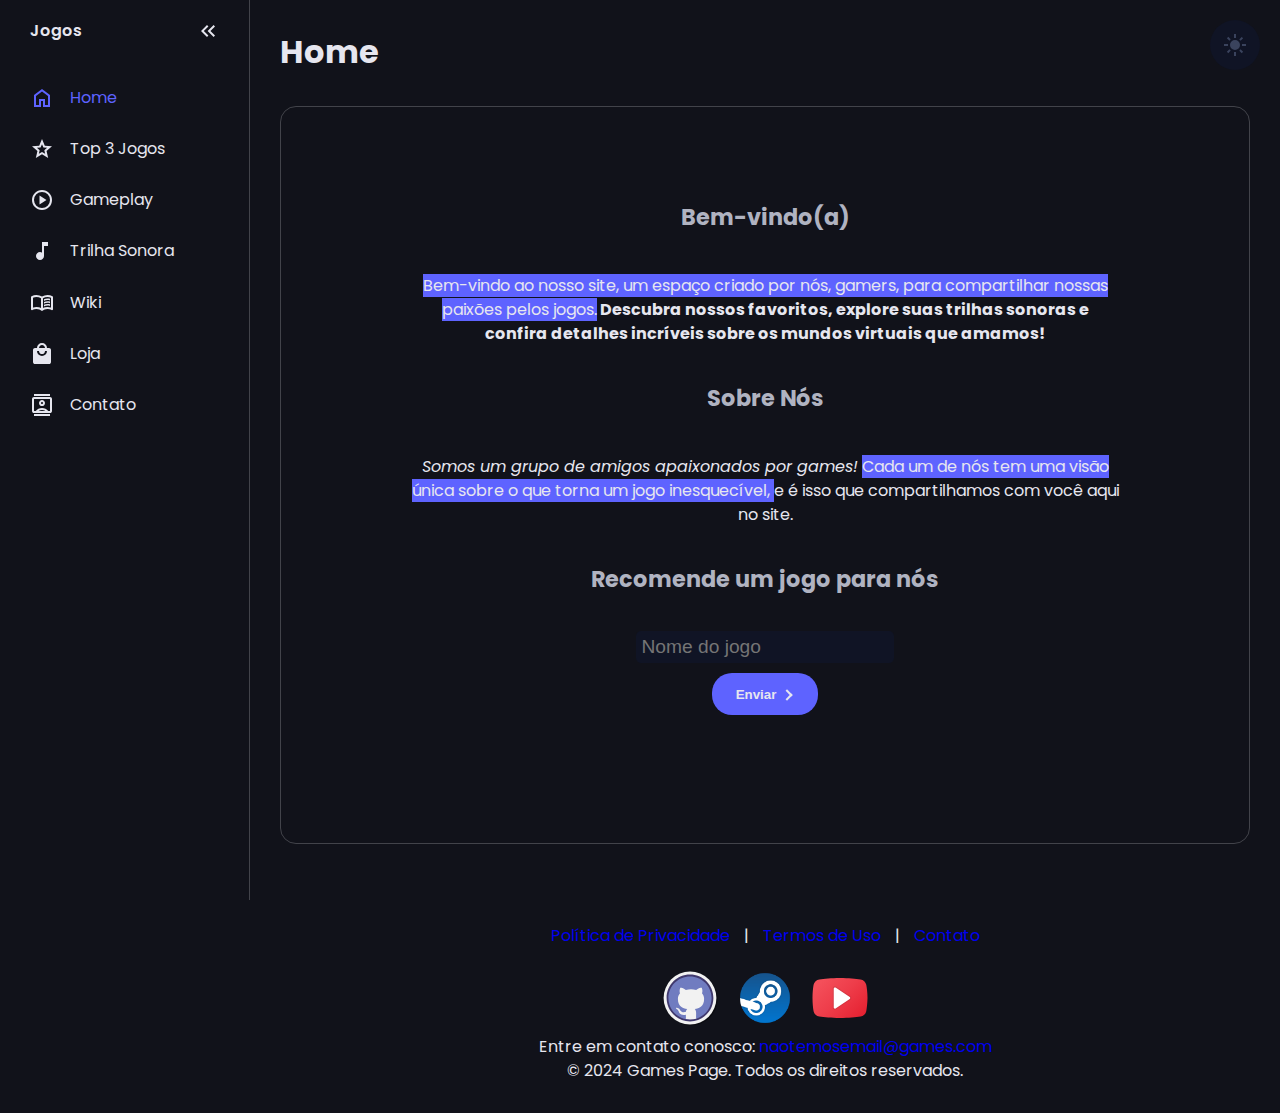
<file: index.html>
<!DOCTYPE html>
<html lang="en">
<head>
    <meta charset="UTF-8">
    <meta name="viewport" content="width=device-width, initial-scale=1.0">
    <title>Home</title>
    <link rel="stylesheet" href="css/style.css">
    <script type="text/javascript" src="js/app.js" defer></script>
    <link rel="preconnect" href="https://fonts.googleapis.com">
<link rel="preconnect" href="https://fonts.gstatic.com" crossorigin>
<link href="https://fonts.googleapis.com/css2?family=Heebo:wght@100..900&family=Poppins:ital,wght@0,100;0,200;0,300;0,400;0,500;0,600;0,700;0,800;0,900;1,100;1,200;1,300;1,400;1,500;1,600;1,700;1,800;1,900&display=swap" rel="stylesheet">
<link rel="shortcut icon" href="img/favicon.png" type="image/png">
</head>
<body class="home">
    <nav id="sidebar">
        <ul>
            <li>
                <span class="logo">Jogos</span>
                <button onclick=toggleSidebar() id="toggle-btn">
                    <svg xmlns="http://www.w3.org/2000/svg" height="24px" viewBox="0 -960 960 960" width="24px" fill="#e8eaed"><path d="M440-240 200-480l240-240 56 56-183 184 183 184-56 56Zm264 0L464-480l240-240 56 56-183 184 183 184-56 56Z"/></svg>
                </button>
            </li>
            <li class="ativo">
                <a href="index.html">
                    <svg xmlns="http://www.w3.org/2000/svg" height="24px" viewBox="0 -960 960 960" width="24px" fill="#e8eaed"><path d="M240-200h120v-240h240v240h120v-360L480-740 240-560v360Zm-80 80v-480l320-240 320 240v480H520v-240h-80v240H160Zm320-350Z"/></svg>
                    <span>Home</span>
                </a>
            </li>
            <li>
                <a href="top.html">
                    <svg xmlns="http://www.w3.org/2000/svg" height="24px" viewBox="0 -960 960 960" width="24px" fill="#e8eaed"><path d="m354-287 126-76 126 77-33-144 111-96-146-13-58-136-58 135-146 13 111 97-33 143ZM233-120l65-281L80-590l288-25 112-265 112 265 288 25-218 189 65 281-247-149-247 149Zm247-350Z"/></svg>
                    <span>Top 3 Jogos</span>
                </a>
            </li>
            <li>
                <a href="gameplay.html">
                    <svg xmlns="http://www.w3.org/2000/svg" height="24px" viewBox="0 -960 960 960" width="24px" fill="#e8eaed"><path d="m380-300 280-180-280-180v360ZM480-80q-83 0-156-31.5T197-197q-54-54-85.5-127T80-480q0-83 31.5-156T197-763q54-54 127-85.5T480-880q83 0 156 31.5T763-763q54 54 85.5 127T880-480q0 83-31.5 156T763-197q-54 54-127 85.5T480-80Zm0-80q134 0 227-93t93-227q0-134-93-227t-227-93q-134 0-227 93t-93 227q0 134 93 227t227 93Zm0-320Z"/></svg>
                    <span>Gameplay</span>
                </a>
            </li>
            <li>
                <a href="music.html">
                    <svg xmlns="http://www.w3.org/2000/svg" height="24px" viewBox="0 -960 960 960" width="24px" fill="#e8eaed"><path d="M400-120q-66 0-113-47t-47-113q0-66 47-113t113-47q23 0 42.5 5.5T480-418v-422h240v160H560v400q0 66-47 113t-113 47Z"/></svg>
                    <span>Trilha Sonora</span>
                </a>
            </li>
            <li>
                <a href="wiki.html">
                    <svg xmlns="http://www.w3.org/2000/svg" height="24px" viewBox="0 -960 960 960" width="24px" fill="#e8eaed"><path d="M560-564v-68q33-14 67.5-21t72.5-7q26 0 51 4t49 10v64q-24-9-48.5-13.5T700-600q-38 0-73 9.5T560-564Zm0 220v-68q33-14 67.5-21t72.5-7q26 0 51 4t49 10v64q-24-9-48.5-13.5T700-380q-38 0-73 9t-67 27Zm0-110v-68q33-14 67.5-21t72.5-7q26 0 51 4t49 10v64q-24-9-48.5-13.5T700-490q-38 0-73 9.5T560-454ZM260-320q47 0 91.5 10.5T440-278v-394q-41-24-87-36t-93-12q-36 0-71.5 7T120-692v396q35-12 69.5-18t70.5-6Zm260 42q44-21 88.5-31.5T700-320q36 0 70.5 6t69.5 18v-396q-33-14-68.5-21t-71.5-7q-47 0-93 12t-87 36v394Zm-40 118q-48-38-104-59t-116-21q-42 0-82.5 11T100-198q-21 11-40.5-1T40-234v-482q0-11 5.5-21T62-752q46-24 96-36t102-12q58 0 113.5 15T480-740q51-30 106.5-45T700-800q52 0 102 12t96 36q11 5 16.5 15t5.5 21v482q0 23-19.5 35t-40.5 1q-37-20-77.5-31T700-240q-60 0-116 21t-104 59ZM280-494Z"/></svg>
                    <span>Wiki</span>
                </a>
            </li>
            <li>
                <a href="loja.html">
                    <svg xmlns="http://www.w3.org/2000/svg" height="24px" viewBox="0 -960 960 960" width="24px" fill="#e8eaed"><path d="M200-80q-33 0-56.5-23.5T120-160v-480q0-33 23.5-56.5T200-720h80q0-83 58.5-141.5T480-920q83 0 141.5 58.5T680-720h80q33 0 56.5 23.5T840-640v480q0 33-23.5 56.5T760-80H200Zm280-320q83 0 141.5-58.5T680-600h-80q0 50-35 85t-85 35q-50 0-85-35t-35-85h-80q0 83 58.5 141.5T480-400ZM360-720h240q0-50-35-85t-85-35q-50 0-85 35t-35 85Z"/></svg>
                    <span>Loja</span>
                </a>
            </li>
            <li>
                <a href="contato.html">
                    <svg xmlns="http://www.w3.org/2000/svg" height="24px" viewBox="0 -960 960 960" width="24px" fill="#e8eaed"><path d="M160-40v-80h640v80H160Zm0-800v-80h640v80H160Zm320 400q50 0 85-35t35-85q0-50-35-85t-85-35q-50 0-85 35t-35 85q0 50 35 85t85 35ZM160-160q-33 0-56.5-23.5T80-240v-480q0-33 23.5-56.5T160-800h640q33 0 56.5 23.5T880-720v480q0 33-23.5 56.5T800-160H160Zm70-80q45-56 109-88t141-32q77 0 141 32t109 88h70v-480H160v480h70Zm118 0h264q-29-20-62.5-30T480-280q-36 0-69.5 10T348-240Zm132-280q-17 0-28.5-11.5T440-560q0-17 11.5-28.5T480-600q17 0 28.5 11.5T520-560q0 17-11.5 28.5T480-520Zm0 40Z"/></svg>
                    <span>Contato</span>
                </a>
            </li>
        </ul>
    </nav>
    <header>
        <h2 id="topdz">Home</h2>
        <button onclick="" id="theme-switch">
            <svg xmlns="http://www.w3.org/2000/svg" height="24px" viewBox="0 -960 960 960" width="24px" fill="#e8eaed"><path d="M480-280q-83 0-141.5-58.5T280-480q0-83 58.5-141.5T480-680q83 0 141.5 58.5T680-480q0 83-58.5 141.5T480-280ZM200-440H40v-80h160v80Zm720 0H760v-80h160v80ZM440-760v-160h80v160h-80Zm0 720v-160h80v160h-80ZM256-650l-101-97 57-59 96 100-52 56Zm492 496-97-101 53-55 101 97-57 59Zm-98-550 97-101 59 57-100 96-56-52ZM154-212l101-97 55 53-97 101-59-57Z"/></svg>
            <svg xmlns="http://www.w3.org/2000/svg" height="24px" viewBox="0 -960 960 960" width="24px" fill="#e8eaed"><path d="M480-120q-150 0-255-105T120-480q0-150 105-255t255-105q14 0 27.5 1t26.5 3q-41 29-65.5 75.5T444-660q0 90 63 153t153 63q55 0 101-24.5t75-65.5q2 13 3 26.5t1 27.5q0 150-105 255T480-120Z"/></svg>
        </button>
    </header>
    <main>
        <div class="container">
            <section id="colunas">
                <div id="colunaum" class="coluna">
                    <h3>Bem-vindo(a)</h3>
                    <p><span id="marc">Bem-vindo ao nosso site, um espaço criado por nós, gamers, para compartilhar nossas paixões pelos jogos.</span><strong> Descubra nossos favoritos, explore suas trilhas sonoras e confira detalhes incríveis sobre os mundos virtuais que amamos!</strong></p>
                    <h3>Sobre Nós</h3>
                    <p><em>Somos um grupo de amigos apaixonados por games!</em> <span id="marcador">Cada um de nós tem uma visão única sobre o que torna um jogo inesquecível, </span>e é isso que compartilhamos com você aqui no site.</p>
                    <h3>Recomende um jogo para nós</h3>
                    <input type="text" name="text" class="input" placeholder="Nome do jogo">
                    <button id="botao">
                        Enviar
                        <div class="flechaw">
                            <div class="flecha"></div>
                        </div>
                    </button>
                </div>
            </section>
        </div>
    </main>
    <footer>
        <div id="rodape">
            <nav>
                <a href="#">Política de Privacidade</a> | 
                <a href="#">Termos de Uso</a> | 
                <a href="#">Contato</a>
            </nav>
            <div id="links">
                <a href="https://github.com/whoisleonardo/Games-Website" target="_blank">
                    <svg xmlns="http://www.w3.org/2000/svg"  viewBox="0 0 100 100" width="100px" height="100px" id="image"><circle cx="52" cy="52" r="44" opacity=".35"/><circle cx="50" cy="50" r="44" fill="#f2f2f2"/><path fill="#707cc0" d="M50,12.5c-20.711,0-37.5,16.789-37.5,37.5S29.289,87.5,50,87.5S87.5,70.711,87.5,50 S70.711,12.5,50,12.5z"/><path fill="#f2f2f2" d="M60.161,83.936c0-1.122,0.042-4.813,0.042-9.389c0-3.192-1.095-5.281-2.324-6.338 c7.624-0.847,15.626-3.74,15.626-16.888c0-3.736-1.324-6.791-3.518-9.184c0.352-0.866,1.527-4.346-0.341-9.057 c0,0-2.868-0.92-9.402,3.508c-2.734-0.759-5.662-1.139-8.568-1.152c-2.91,0.013-5.838,0.393-8.568,1.152 c-6.538-4.429-9.411-3.508-9.411-3.508c-1.862,4.712-0.687,8.192-0.336,9.057c-2.189,2.393-3.523,5.448-3.523,9.184 c0,13.115,7.99,16.051,15.589,16.915c-0.978,0.856-1.862,2.364-2.173,4.575c-1.95,0.876-6.907,2.386-9.96-2.844 c0,0-1.808-3.285-5.242-3.527c0,0-3.342-0.043-0.235,2.08c0,0,2.244,1.053,3.8,5.006c0,0,2.009,6.656,11.529,4.588 c0.017,2.856,0.046,5.008,0.046,5.821c0,0.385-0.122,0.792-0.383,1.115C45.945,86.292,49.3,87,52.807,87 c2.981,0,5.853-0.509,8.576-1.417C60.502,85.37,60.161,84.613,60.161,83.936z"/><path fill="#40396e" d="M50,89c-21.505,0-39-17.495-39-39s17.495-39,39-39s39,17.495,39,39S71.505,89,50,89z M50,14 c-19.851,0-36,16.149-36,36s16.149,36,36,36s36-16.149,36-36S69.851,14,50,14z"/></svg>
                </a>    
                <a href="https://store.steampowered.com/" target="_blank">
                    <img src="img/icons/icons8-steam-100.png" alt="steam" id="image">
                </a>
                <a href="https://www.youtube.com/watch?v=xvFZjo5PgG0" target="_blank">
                    <svg xmlns="http://www.w3.org/2000/svg"  viewBox="0 0 48 48" width="100px" height="100px" id="image"><linearGradient id="PgB_UHa29h0TpFV_moJI9a" x1="9.816" x2="41.246" y1="9.871" y2="41.301" gradientUnits="userSpaceOnUse"><stop offset="0" stop-color="#f44f5a"/><stop offset=".443" stop-color="#ee3d4a"/><stop offset="1" stop-color="#e52030"/></linearGradient><path fill="url(#PgB_UHa29h0TpFV_moJI9a)" d="M45.012,34.56c-0.439,2.24-2.304,3.947-4.608,4.267C36.783,39.36,30.748,40,23.945,40	c-6.693,0-12.728-0.64-16.459-1.173c-2.304-0.32-4.17-2.027-4.608-4.267C2.439,32.107,2,28.48,2,24s0.439-8.107,0.878-10.56	c0.439-2.24,2.304-3.947,4.608-4.267C11.107,8.64,17.142,8,23.945,8s12.728,0.64,16.459,1.173c2.304,0.32,4.17,2.027,4.608,4.267	C45.451,15.893,46,19.52,46,24C45.89,28.48,45.451,32.107,45.012,34.56z"/><path d="M32.352,22.44l-11.436-7.624c-0.577-0.385-1.314-0.421-1.925-0.093C18.38,15.05,18,15.683,18,16.376	v15.248c0,0.693,0.38,1.327,0.991,1.654c0.278,0.149,0.581,0.222,0.884,0.222c0.364,0,0.726-0.106,1.04-0.315l11.436-7.624	c0.523-0.349,0.835-0.932,0.835-1.56C33.187,23.372,32.874,22.789,32.352,22.44z" opacity=".05"/><path d="M20.681,15.237l10.79,7.194c0.689,0.495,1.153,0.938,1.153,1.513c0,0.575-0.224,0.976-0.715,1.334	c-0.371,0.27-11.045,7.364-11.045,7.364c-0.901,0.604-2.364,0.476-2.364-1.499V16.744C18.5,14.739,20.084,14.839,20.681,15.237z" opacity=".07"/><path fill="#fff" d="M19,31.568V16.433c0-0.743,0.828-1.187,1.447-0.774l11.352,7.568c0.553,0.368,0.553,1.18,0,1.549	l-11.352,7.568C19.828,32.755,19,32.312,19,31.568z"/></svg>
                </a>
            </div>
            <p>Entre em contato conosco: <a href="mailto:naotemosemail@games.com" id="email">naotemosemail@games.com</a></p>
            <p>&copy; 2024 Games Page. Todos os direitos reservados.</p>
        </div>
    </footer>
</body>
</html>
</file>
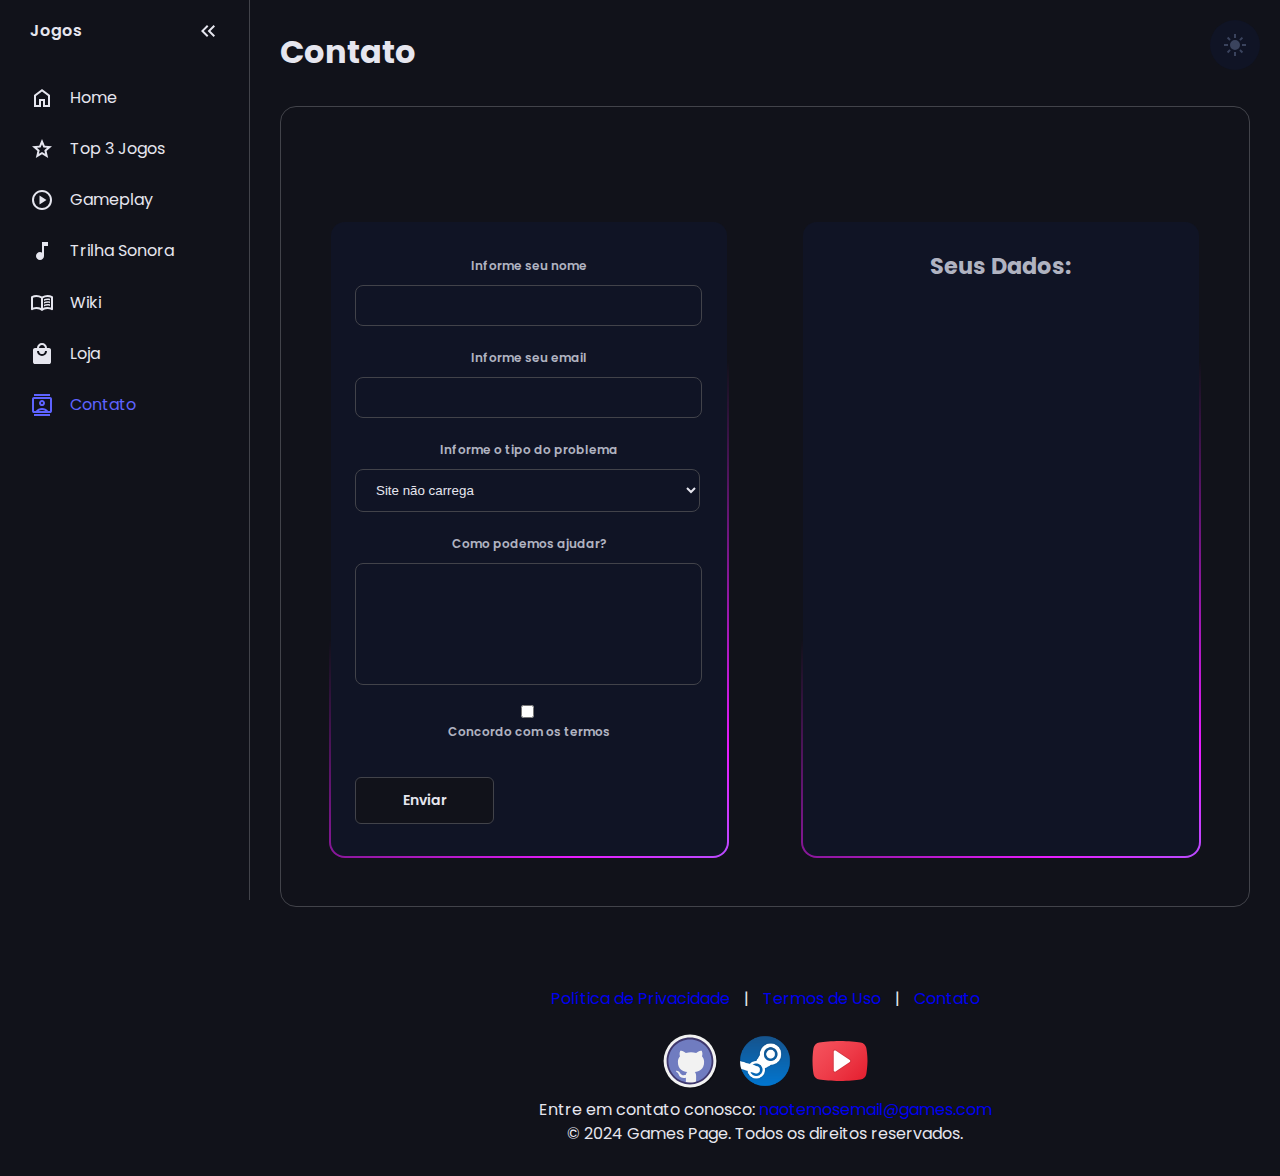
<file: contato.html>
<!DOCTYPE html>
<html lang="en">
<head>
    <meta charset="UTF-8">
    <meta name="viewport" content="width=device-width, initial-scale=1.0">
    <title>Contato</title>
    <link rel="stylesheet" href="css/style.css">
    <script type="text/javascript" src="js/app.js" defer></script>
    <link rel="preconnect" href="https://fonts.googleapis.com">
<link rel="preconnect" href="https://fonts.gstatic.com" crossorigin>
<link href="https://fonts.googleapis.com/css2?family=Heebo:wght@100..900&family=Poppins:ital,wght@0,100;0,200;0,300;0,400;0,500;0,600;0,700;0,800;0,900;1,100;1,200;1,300;1,400;1,500;1,600;1,700;1,800;1,900&display=swap" rel="stylesheet">
<link rel="shortcut icon" href="img/favicon.png" type="image/png">
</head>
<body>
    <nav id="sidebar">
        <ul>
            <li>
                <span class="logo">Jogos</span>
                <button onclick=toggleSidebar() id="toggle-btn">
                    <svg xmlns="http://www.w3.org/2000/svg" height="24px" viewBox="0 -960 960 960" width="24px" fill="#e8eaed"><path d="M440-240 200-480l240-240 56 56-183 184 183 184-56 56Zm264 0L464-480l240-240 56 56-183 184 183 184-56 56Z"/></svg>
                </button>
            </li>
            <li>
                <a href="index.html">
                    <svg xmlns="http://www.w3.org/2000/svg" height="24px" viewBox="0 -960 960 960" width="24px" fill="#e8eaed"><path d="M240-200h120v-240h240v240h120v-360L480-740 240-560v360Zm-80 80v-480l320-240 320 240v480H520v-240h-80v240H160Zm320-350Z"/></svg>
                    <span>Home</span>
                </a>
            </li>
            <li>
                <a href="top.html">
                    <svg xmlns="http://www.w3.org/2000/svg" height="24px" viewBox="0 -960 960 960" width="24px" fill="#e8eaed"><path d="m354-287 126-76 126 77-33-144 111-96-146-13-58-136-58 135-146 13 111 97-33 143ZM233-120l65-281L80-590l288-25 112-265 112 265 288 25-218 189 65 281-247-149-247 149Zm247-350Z"/></svg>
                    <span>Top 3 Jogos</span>
                </a>
            </li>
            <li>
                <a href="gameplay.html">
                    <svg xmlns="http://www.w3.org/2000/svg" height="24px" viewBox="0 -960 960 960" width="24px" fill="#e8eaed"><path d="m380-300 280-180-280-180v360ZM480-80q-83 0-156-31.5T197-197q-54-54-85.5-127T80-480q0-83 31.5-156T197-763q54-54 127-85.5T480-880q83 0 156 31.5T763-763q54 54 85.5 127T880-480q0 83-31.5 156T763-197q-54 54-127 85.5T480-80Zm0-80q134 0 227-93t93-227q0-134-93-227t-227-93q-134 0-227 93t-93 227q0 134 93 227t227 93Zm0-320Z"/></svg>
                    <span>Gameplay</span>
                </a>
            </li>
            <li>
                <a href="music.html">
                    <svg xmlns="http://www.w3.org/2000/svg" height="24px" viewBox="0 -960 960 960" width="24px" fill="#e8eaed"><path d="M400-120q-66 0-113-47t-47-113q0-66 47-113t113-47q23 0 42.5 5.5T480-418v-422h240v160H560v400q0 66-47 113t-113 47Z"/></svg>
                    <span>Trilha Sonora</span>
                </a>
            </li>
            <li>
                <a href="wiki.html">
                    <svg xmlns="http://www.w3.org/2000/svg" height="24px" viewBox="0 -960 960 960" width="24px" fill="#e8eaed"><path d="M560-564v-68q33-14 67.5-21t72.5-7q26 0 51 4t49 10v64q-24-9-48.5-13.5T700-600q-38 0-73 9.5T560-564Zm0 220v-68q33-14 67.5-21t72.5-7q26 0 51 4t49 10v64q-24-9-48.5-13.5T700-380q-38 0-73 9t-67 27Zm0-110v-68q33-14 67.5-21t72.5-7q26 0 51 4t49 10v64q-24-9-48.5-13.5T700-490q-38 0-73 9.5T560-454ZM260-320q47 0 91.5 10.5T440-278v-394q-41-24-87-36t-93-12q-36 0-71.5 7T120-692v396q35-12 69.5-18t70.5-6Zm260 42q44-21 88.5-31.5T700-320q36 0 70.5 6t69.5 18v-396q-33-14-68.5-21t-71.5-7q-47 0-93 12t-87 36v394Zm-40 118q-48-38-104-59t-116-21q-42 0-82.5 11T100-198q-21 11-40.5-1T40-234v-482q0-11 5.5-21T62-752q46-24 96-36t102-12q58 0 113.5 15T480-740q51-30 106.5-45T700-800q52 0 102 12t96 36q11 5 16.5 15t5.5 21v482q0 23-19.5 35t-40.5 1q-37-20-77.5-31T700-240q-60 0-116 21t-104 59ZM280-494Z"/></svg>
                    <span>Wiki</span>
                </a>
            </li>
            <li>
                <a href="loja.html">
                    <svg xmlns="http://www.w3.org/2000/svg" height="24px" viewBox="0 -960 960 960" width="24px" fill="#e8eaed"><path d="M200-80q-33 0-56.5-23.5T120-160v-480q0-33 23.5-56.5T200-720h80q0-83 58.5-141.5T480-920q83 0 141.5 58.5T680-720h80q33 0 56.5 23.5T840-640v480q0 33-23.5 56.5T760-80H200Zm280-320q83 0 141.5-58.5T680-600h-80q0 50-35 85t-85 35q-50 0-85-35t-35-85h-80q0 83 58.5 141.5T480-400ZM360-720h240q0-50-35-85t-85-35q-50 0-85 35t-35 85Z"/></svg>
                    <span>Loja</span>
                </a>
            </li>
            <li class="ativo">
                <a href="contato.html">
                    <svg xmlns="http://www.w3.org/2000/svg" height="24px" viewBox="0 -960 960 960" width="24px" fill="#e8eaed"><path d="M160-40v-80h640v80H160Zm0-800v-80h640v80H160Zm320 400q50 0 85-35t35-85q0-50-35-85t-85-35q-50 0-85 35t-35 85q0 50 35 85t85 35ZM160-160q-33 0-56.5-23.5T80-240v-480q0-33 23.5-56.5T160-800h640q33 0 56.5 23.5T880-720v480q0 33-23.5 56.5T800-160H160Zm70-80q45-56 109-88t141-32q77 0 141 32t109 88h70v-480H160v480h70Zm118 0h264q-29-20-62.5-30T480-280q-36 0-69.5 10T348-240Zm132-280q-17 0-28.5-11.5T440-560q0-17 11.5-28.5T480-600q17 0 28.5 11.5T520-560q0 17-11.5 28.5T480-520Zm0 40Z"/></svg>
                    <span>Contato</span>
                </a>
            </li>
        </ul>
    </nav>
    <header>
        <h2>Contato</h2>
        <button onclick="" id="theme-switch">
            <svg xmlns="http://www.w3.org/2000/svg" height="24px" viewBox="0 -960 960 960" width="24px" fill="#e8eaed"><path d="M480-280q-83 0-141.5-58.5T280-480q0-83 58.5-141.5T480-680q83 0 141.5 58.5T680-480q0 83-58.5 141.5T480-280ZM200-440H40v-80h160v80Zm720 0H760v-80h160v80ZM440-760v-160h80v160h-80Zm0 720v-160h80v160h-80ZM256-650l-101-97 57-59 96 100-52 56Zm492 496-97-101 53-55 101 97-57 59Zm-98-550 97-101 59 57-100 96-56-52ZM154-212l101-97 55 53-97 101-59-57Z"/></svg>
            <svg xmlns="http://www.w3.org/2000/svg" height="24px" viewBox="0 -960 960 960" width="24px" fill="#e8eaed"><path d="M480-120q-150 0-255-105T120-480q0-150 105-255t255-105q14 0 27.5 1t26.5 3q-41 29-65.5 75.5T444-660q0 90 63 153t153 63q55 0 101-24.5t75-65.5q2 13 3 26.5t1 27.5q0 150-105 255T480-120Z"/></svg>
        </button>
    </header>
    <main>
        <div class="container">
            <section id="colunas">
                <div id="colunaum" class="coluna">
                <div class="formulario-container">
                    <form class="formulario">
                <div class="formulario-grupo">
                    <label for="text">Informe seu nome</label>
                    <input type="text" name="text" id="nome">
                </div>
                <div class="formulario-grupo">
                    <label for="email">Informe seu email</label>
                    <input required="" name="email" id="email" type="text">
                </div>
                <div class="formulario-grupo">
                    <label for="problema">Informe o tipo do problema</label>
                    <select name="problema" id="problema">
                        <option value="carregamento" id="car">Site não carrega</option>
                        <option value="media" id="media">Imagens e Vídeos não aparecem</option>
                        <option value="outro" id="outro">Outro</option>
                    </select>
                </div>
                <div class="formulario-grupo">
                    <label for="textarea">Como podemos ajudar?</label>
                    <textarea required="" cols="50" rows="10" id="textarea" name="textarea">          </textarea>
                </div>
                <div class="formulario-grupo">
                    <input type="checkbox" name="checkbox" id="checkbox" required>
                    <label for="checkbox">Concordo com os termos</label>
                </div>
                <button onclick="enviar(event)" type="submit" class="formulario-submit-btn">Enviar</button>
                    </form>
                </div>
                </div>
                <div id="colunadois" class="coluna">
                    <div class="formulario-container">
                        <div class="formulario">
                    <div class="formulario-grupo">
                        <h3>Seus Dados:</h3><br>
                        <h3 id="nomec"></h3><br>
                        <h3 id="emailc"></h3><br>
                        <h3 id="boc"></h3><br>
                        <h3 id="men"></h3>
                    </div>
                    </div>
                    </div>
                </div>
            </section>
        </div>
    </main>
    <footer>
        <div id="rodape">
            <nav>
                <a href="#">Política de Privacidade</a> | 
                <a href="#">Termos de Uso</a> | 
                <a href="#">Contato</a>
            </nav>
            <div id="links">
                <a href="https://github.com/whoisleonardo/Games-Website" target="_blank">
                    <svg xmlns="http://www.w3.org/2000/svg"  viewBox="0 0 100 100" width="100px" height="100px" id="image"><circle cx="52" cy="52" r="44" opacity=".35"/><circle cx="50" cy="50" r="44" fill="#f2f2f2"/><path fill="#707cc0" d="M50,12.5c-20.711,0-37.5,16.789-37.5,37.5S29.289,87.5,50,87.5S87.5,70.711,87.5,50 S70.711,12.5,50,12.5z"/><path fill="#f2f2f2" d="M60.161,83.936c0-1.122,0.042-4.813,0.042-9.389c0-3.192-1.095-5.281-2.324-6.338 c7.624-0.847,15.626-3.74,15.626-16.888c0-3.736-1.324-6.791-3.518-9.184c0.352-0.866,1.527-4.346-0.341-9.057 c0,0-2.868-0.92-9.402,3.508c-2.734-0.759-5.662-1.139-8.568-1.152c-2.91,0.013-5.838,0.393-8.568,1.152 c-6.538-4.429-9.411-3.508-9.411-3.508c-1.862,4.712-0.687,8.192-0.336,9.057c-2.189,2.393-3.523,5.448-3.523,9.184 c0,13.115,7.99,16.051,15.589,16.915c-0.978,0.856-1.862,2.364-2.173,4.575c-1.95,0.876-6.907,2.386-9.96-2.844 c0,0-1.808-3.285-5.242-3.527c0,0-3.342-0.043-0.235,2.08c0,0,2.244,1.053,3.8,5.006c0,0,2.009,6.656,11.529,4.588 c0.017,2.856,0.046,5.008,0.046,5.821c0,0.385-0.122,0.792-0.383,1.115C45.945,86.292,49.3,87,52.807,87 c2.981,0,5.853-0.509,8.576-1.417C60.502,85.37,60.161,84.613,60.161,83.936z"/><path fill="#40396e" d="M50,89c-21.505,0-39-17.495-39-39s17.495-39,39-39s39,17.495,39,39S71.505,89,50,89z M50,14 c-19.851,0-36,16.149-36,36s16.149,36,36,36s36-16.149,36-36S69.851,14,50,14z"/></svg>
                </a>    
                <a href="https://store.steampowered.com/" target="_blank">
                    <img src="img/icons/icons8-steam-100.png" alt="steam" id="image">
                </a>
                <a href="https://www.youtube.com/watch?v=xvFZjo5PgG0" target="_blank">
                    <svg xmlns="http://www.w3.org/2000/svg"  viewBox="0 0 48 48" width="100px" height="100px" id="image"><linearGradient id="PgB_UHa29h0TpFV_moJI9a" x1="9.816" x2="41.246" y1="9.871" y2="41.301" gradientUnits="userSpaceOnUse"><stop offset="0" stop-color="#f44f5a"/><stop offset=".443" stop-color="#ee3d4a"/><stop offset="1" stop-color="#e52030"/></linearGradient><path fill="url(#PgB_UHa29h0TpFV_moJI9a)" d="M45.012,34.56c-0.439,2.24-2.304,3.947-4.608,4.267C36.783,39.36,30.748,40,23.945,40	c-6.693,0-12.728-0.64-16.459-1.173c-2.304-0.32-4.17-2.027-4.608-4.267C2.439,32.107,2,28.48,2,24s0.439-8.107,0.878-10.56	c0.439-2.24,2.304-3.947,4.608-4.267C11.107,8.64,17.142,8,23.945,8s12.728,0.64,16.459,1.173c2.304,0.32,4.17,2.027,4.608,4.267	C45.451,15.893,46,19.52,46,24C45.89,28.48,45.451,32.107,45.012,34.56z"/><path d="M32.352,22.44l-11.436-7.624c-0.577-0.385-1.314-0.421-1.925-0.093C18.38,15.05,18,15.683,18,16.376	v15.248c0,0.693,0.38,1.327,0.991,1.654c0.278,0.149,0.581,0.222,0.884,0.222c0.364,0,0.726-0.106,1.04-0.315l11.436-7.624	c0.523-0.349,0.835-0.932,0.835-1.56C33.187,23.372,32.874,22.789,32.352,22.44z" opacity=".05"/><path d="M20.681,15.237l10.79,7.194c0.689,0.495,1.153,0.938,1.153,1.513c0,0.575-0.224,0.976-0.715,1.334	c-0.371,0.27-11.045,7.364-11.045,7.364c-0.901,0.604-2.364,0.476-2.364-1.499V16.744C18.5,14.739,20.084,14.839,20.681,15.237z" opacity=".07"/><path fill="#fff" d="M19,31.568V16.433c0-0.743,0.828-1.187,1.447-0.774l11.352,7.568c0.553,0.368,0.553,1.18,0,1.549	l-11.352,7.568C19.828,32.755,19,32.312,19,31.568z"/></svg>
                </a>
            </div>
            <p>Entre em contato conosco: <a href="mailto:naotemosemail@games.com" id="email">naotemosemail@games.com</a></p>
            <p>&copy; 2024 Games Page. Todos os direitos reservados.</p>
        </div>
    </footer>
</body>
</html>
</file>
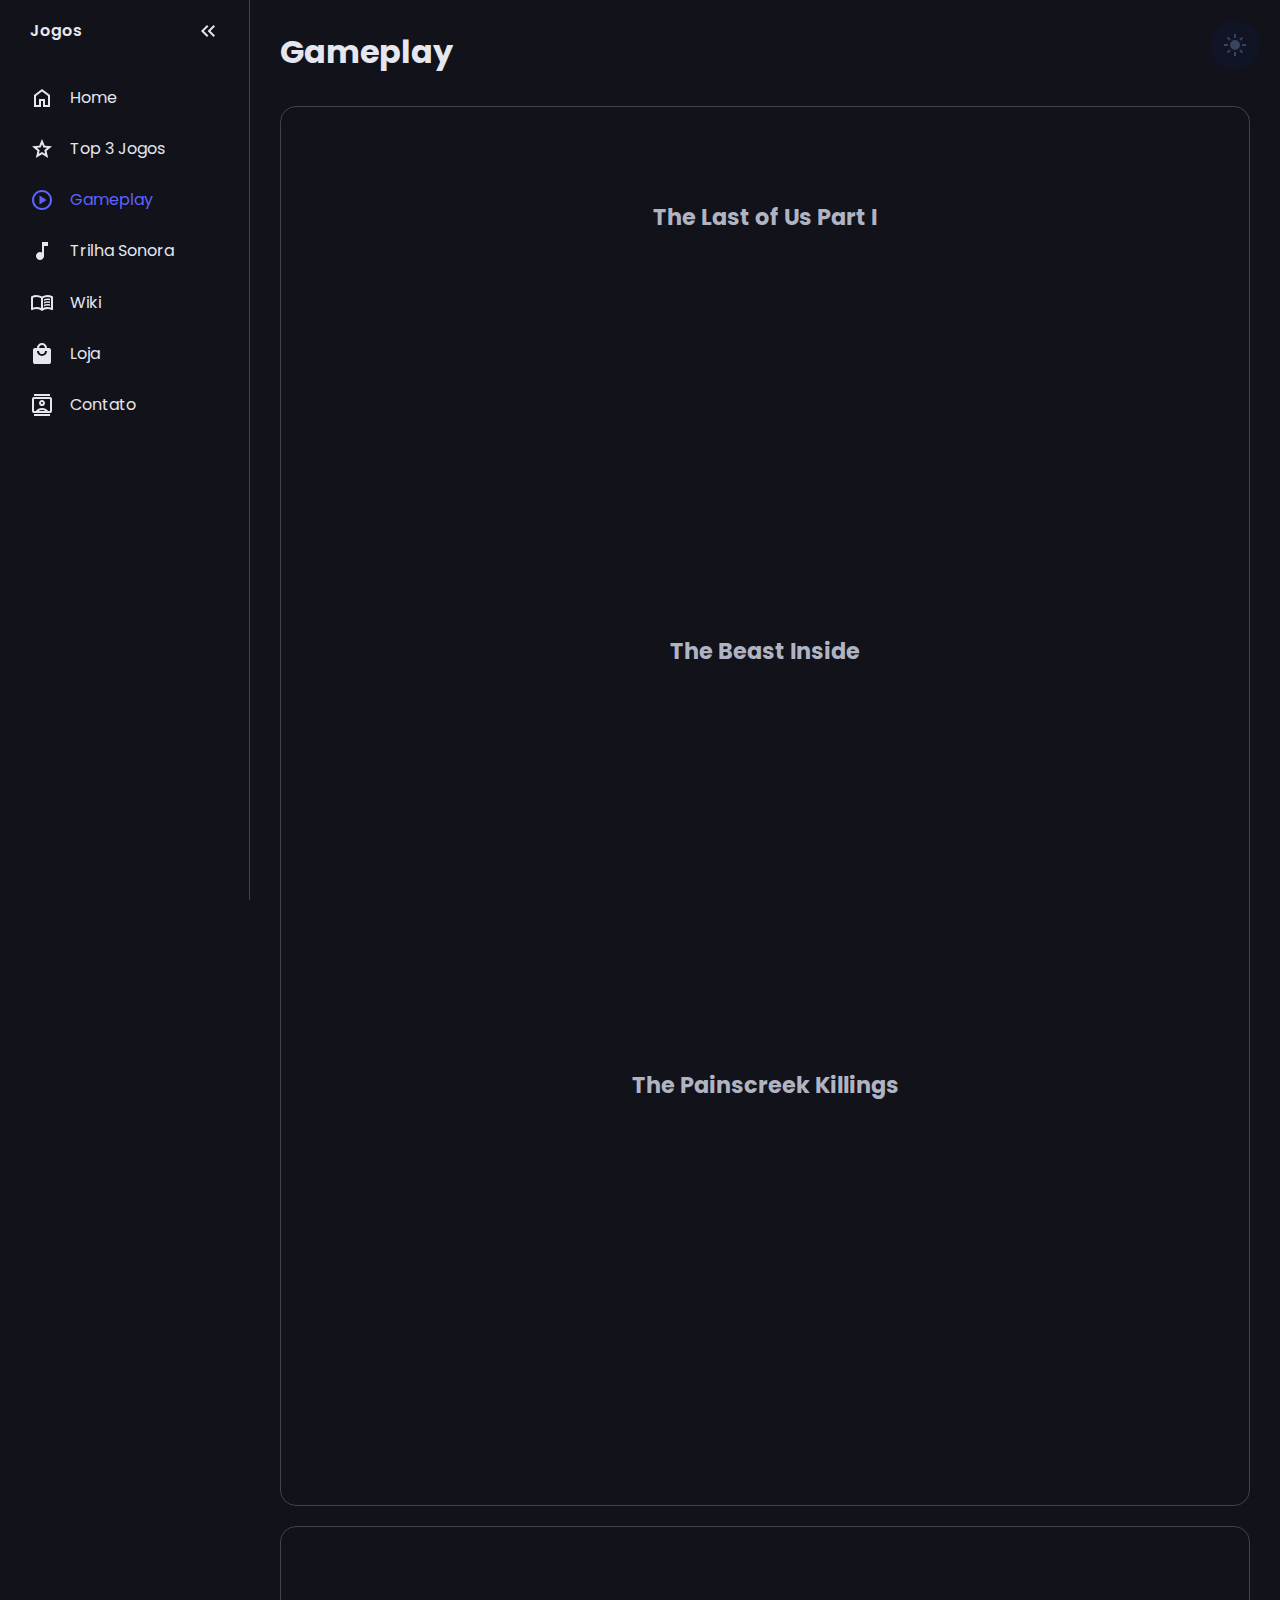
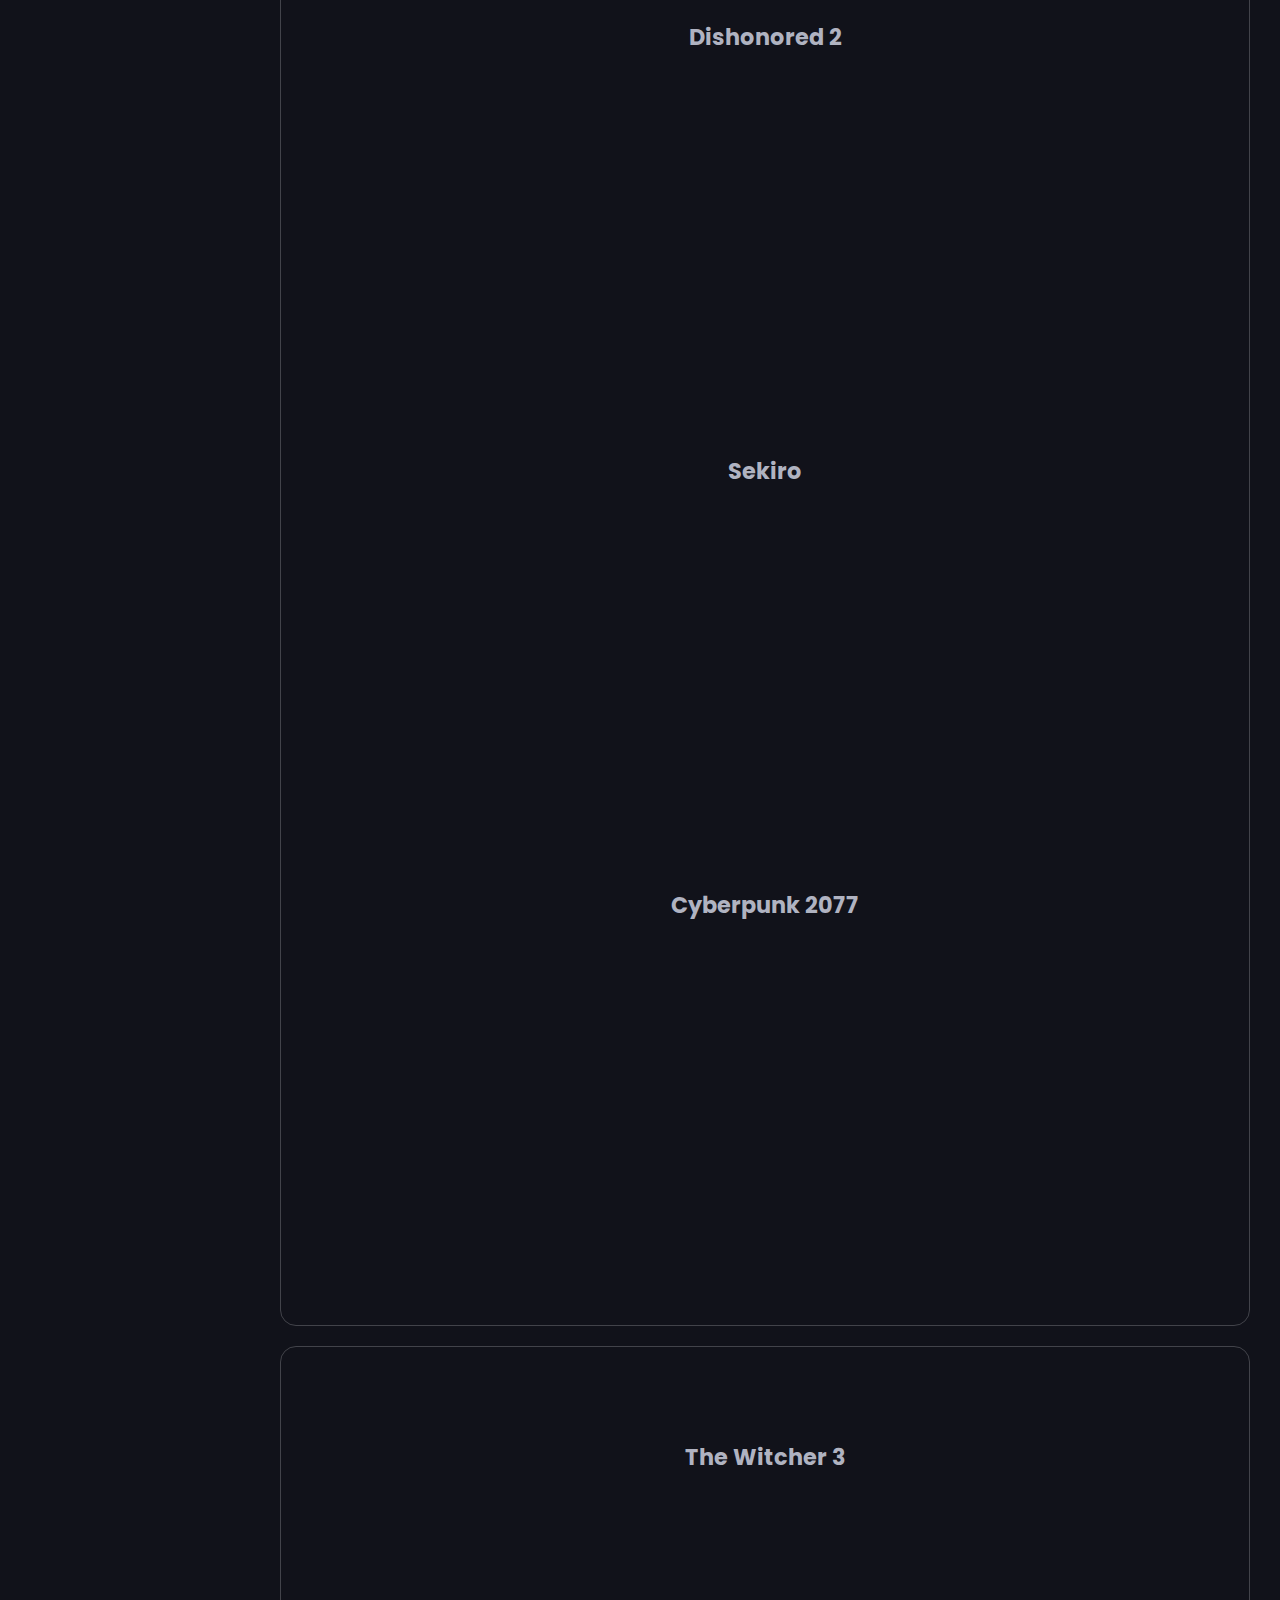
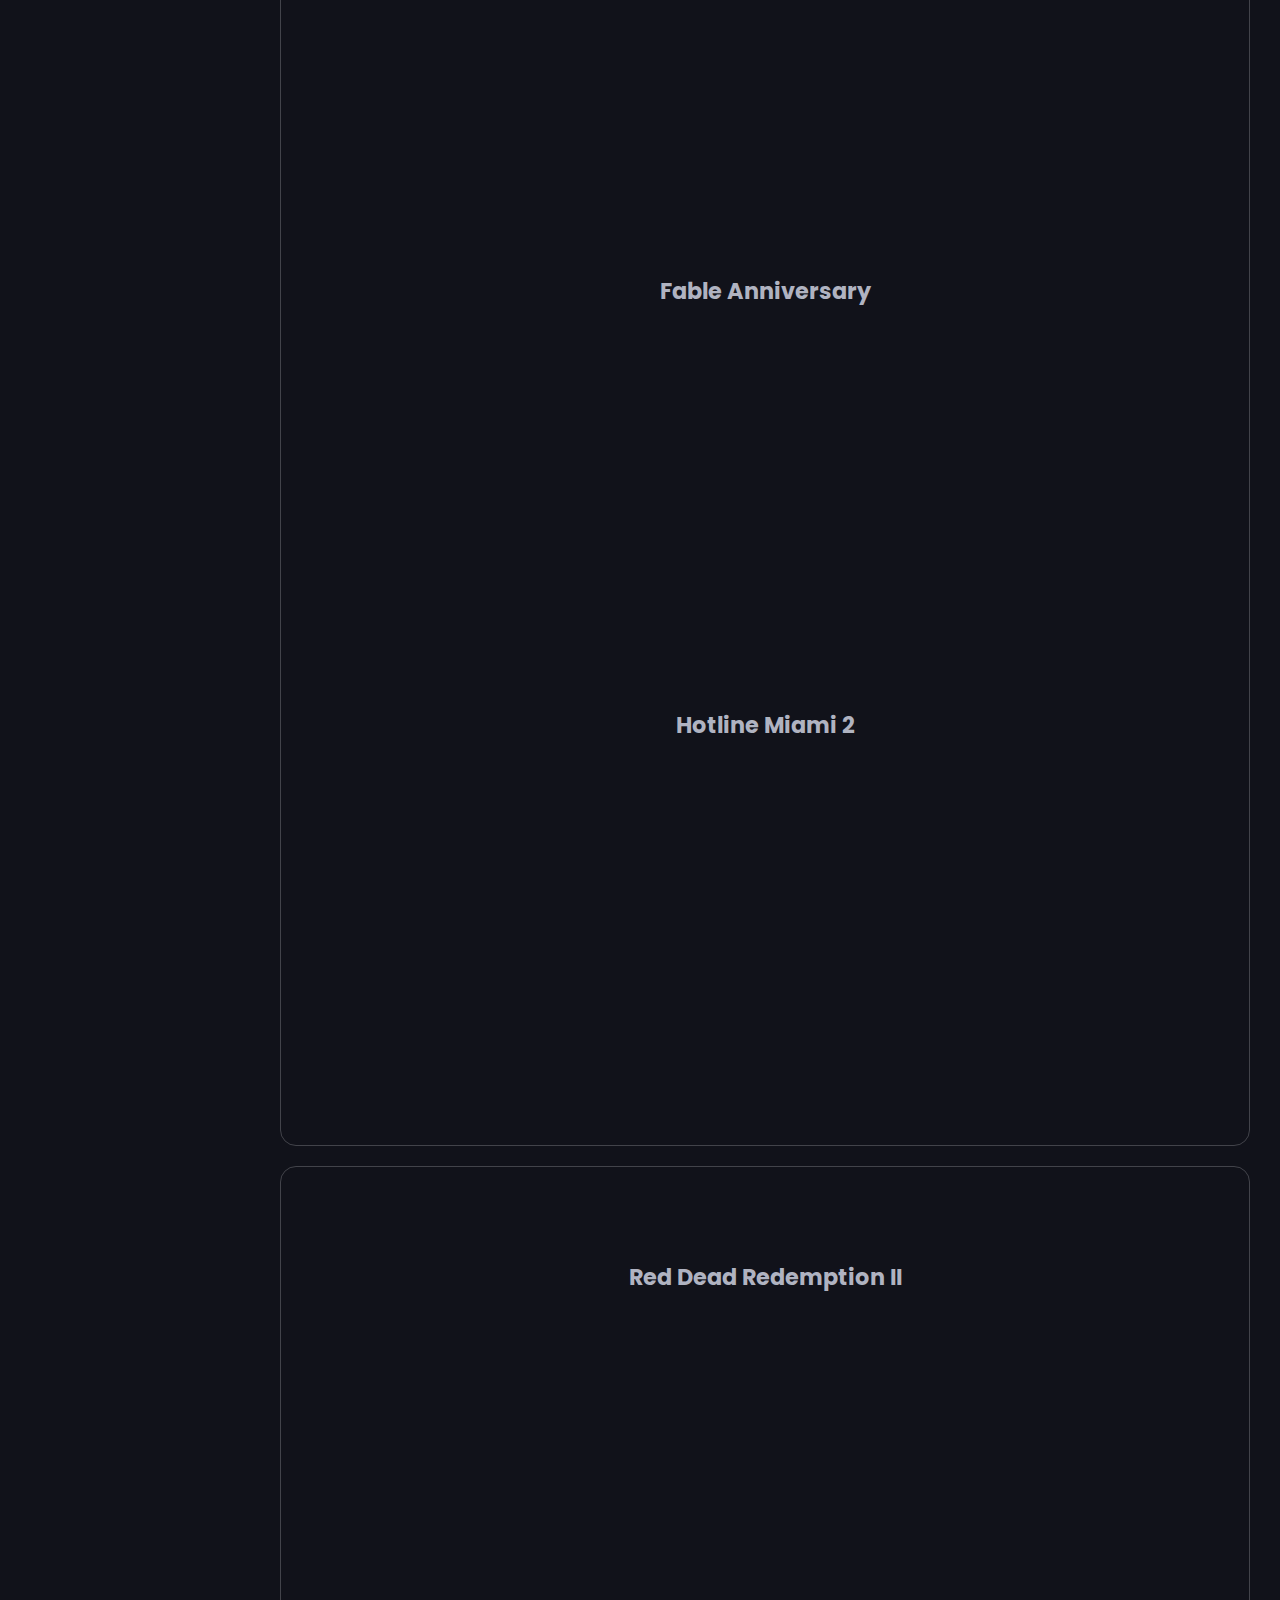
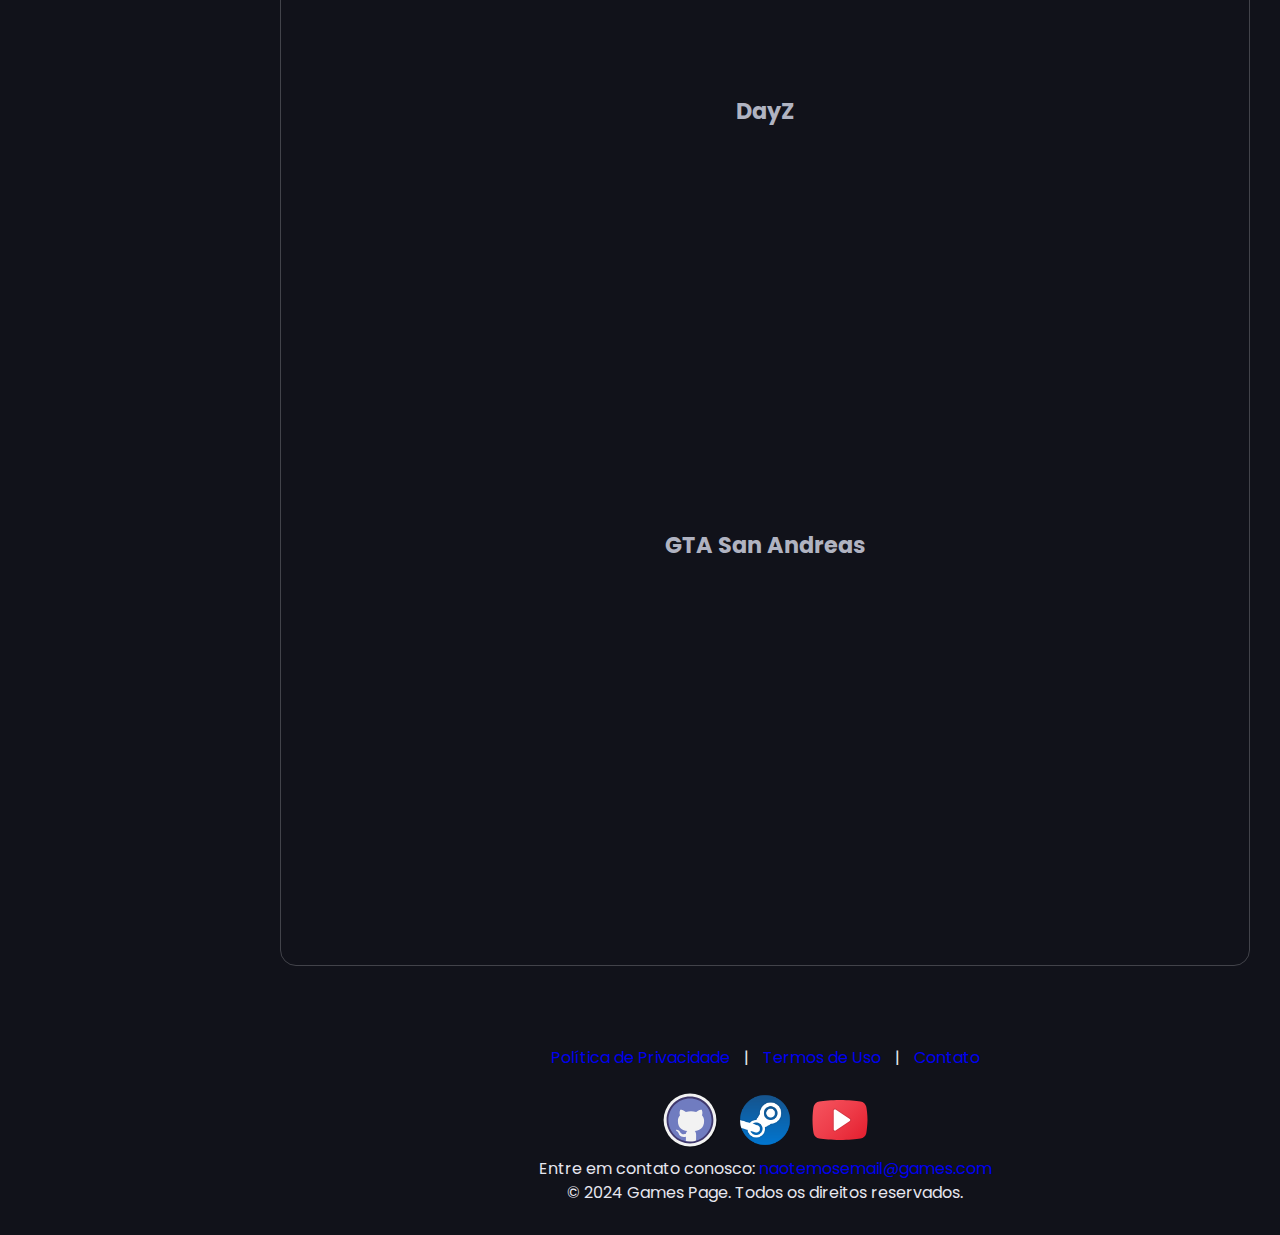
<file: gameplay.html>
<!DOCTYPE html>
<html lang="en">
<head>
    <meta charset="UTF-8">
    <meta name="viewport" content="width=device-width, initial-scale=1.0">
    <title>Gameplay</title>
    <link rel="stylesheet" href="css/style.css">
    <script type="text/javascript" src="js/app.js" defer></script>
    <link rel="preconnect" href="https://fonts.googleapis.com">
<link rel="preconnect" href="https://fonts.gstatic.com" crossorigin>
<link href="https://fonts.googleapis.com/css2?family=Heebo:wght@100..900&family=Poppins:ital,wght@0,100;0,200;0,300;0,400;0,500;0,600;0,700;0,800;0,900;1,100;1,200;1,300;1,400;1,500;1,600;1,700;1,800;1,900&display=swap" rel="stylesheet">
<link rel="shortcut icon" href="img/favicon.png" type="image/png">
</head>
<body class="gameplay">
    <nav id="sidebar">
        <ul>
            <li>
                <span class="logo">Jogos</span>
                <button onclick=toggleSidebar() id="toggle-btn">
                    <svg xmlns="http://www.w3.org/2000/svg" height="24px" viewBox="0 -960 960 960" width="24px" fill="#e8eaed"><path d="M440-240 200-480l240-240 56 56-183 184 183 184-56 56Zm264 0L464-480l240-240 56 56-183 184 183 184-56 56Z"/></svg>
                </button>
            </li>
            <li>
                <a href="index.html">
                    <svg xmlns="http://www.w3.org/2000/svg" height="24px" viewBox="0 -960 960 960" width="24px" fill="#e8eaed"><path d="M240-200h120v-240h240v240h120v-360L480-740 240-560v360Zm-80 80v-480l320-240 320 240v480H520v-240h-80v240H160Zm320-350Z"/></svg>
                    <span>Home</span>
                </a>
            </li>   
            <li>
                <a href="top.html">
                    <svg xmlns="http://www.w3.org/2000/svg" height="24px" viewBox="0 -960 960 960" width="24px" fill="#e8eaed"><path d="m354-287 126-76 126 77-33-144 111-96-146-13-58-136-58 135-146 13 111 97-33 143ZM233-120l65-281L80-590l288-25 112-265 112 265 288 25-218 189 65 281-247-149-247 149Zm247-350Z"/></svg>
                    <span>Top 3 Jogos</span>
                </a>
            </li>
            <li class="ativo">
                <a href="gameplay.html">
                    <svg xmlns="http://www.w3.org/2000/svg" height="24px" viewBox="0 -960 960 960" width="24px" fill="#e8eaed"><path d="m380-300 280-180-280-180v360ZM480-80q-83 0-156-31.5T197-197q-54-54-85.5-127T80-480q0-83 31.5-156T197-763q54-54 127-85.5T480-880q83 0 156 31.5T763-763q54 54 85.5 127T880-480q0 83-31.5 156T763-197q-54 54-127 85.5T480-80Zm0-80q134 0 227-93t93-227q0-134-93-227t-227-93q-134 0-227 93t-93 227q0 134 93 227t227 93Zm0-320Z"/></svg>
                    <span>Gameplay</span>
                </a>
            </li>
            <li>
                <a href="music.html">
                    <svg xmlns="http://www.w3.org/2000/svg" height="24px" viewBox="0 -960 960 960" width="24px" fill="#e8eaed"><path d="M400-120q-66 0-113-47t-47-113q0-66 47-113t113-47q23 0 42.5 5.5T480-418v-422h240v160H560v400q0 66-47 113t-113 47Z"/></svg>
                    <span>Trilha Sonora</span>
                </a>
            </li>
            <li>
                <a href="wiki.html">
                    <svg xmlns="http://www.w3.org/2000/svg" height="24px" viewBox="0 -960 960 960" width="24px" fill="#e8eaed"><path d="M560-564v-68q33-14 67.5-21t72.5-7q26 0 51 4t49 10v64q-24-9-48.5-13.5T700-600q-38 0-73 9.5T560-564Zm0 220v-68q33-14 67.5-21t72.5-7q26 0 51 4t49 10v64q-24-9-48.5-13.5T700-380q-38 0-73 9t-67 27Zm0-110v-68q33-14 67.5-21t72.5-7q26 0 51 4t49 10v64q-24-9-48.5-13.5T700-490q-38 0-73 9.5T560-454ZM260-320q47 0 91.5 10.5T440-278v-394q-41-24-87-36t-93-12q-36 0-71.5 7T120-692v396q35-12 69.5-18t70.5-6Zm260 42q44-21 88.5-31.5T700-320q36 0 70.5 6t69.5 18v-396q-33-14-68.5-21t-71.5-7q-47 0-93 12t-87 36v394Zm-40 118q-48-38-104-59t-116-21q-42 0-82.5 11T100-198q-21 11-40.5-1T40-234v-482q0-11 5.5-21T62-752q46-24 96-36t102-12q58 0 113.5 15T480-740q51-30 106.5-45T700-800q52 0 102 12t96 36q11 5 16.5 15t5.5 21v482q0 23-19.5 35t-40.5 1q-37-20-77.5-31T700-240q-60 0-116 21t-104 59ZM280-494Z"/></svg>
                    <span>Wiki</span>
                </a>
            </li>
            <li>
                <a href="loja.html">
                    <svg xmlns="http://www.w3.org/2000/svg" height="24px" viewBox="0 -960 960 960" width="24px" fill="#e8eaed"><path d="M200-80q-33 0-56.5-23.5T120-160v-480q0-33 23.5-56.5T200-720h80q0-83 58.5-141.5T480-920q83 0 141.5 58.5T680-720h80q33 0 56.5 23.5T840-640v480q0 33-23.5 56.5T760-80H200Zm280-320q83 0 141.5-58.5T680-600h-80q0 50-35 85t-85 35q-50 0-85-35t-35-85h-80q0 83 58.5 141.5T480-400ZM360-720h240q0-50-35-85t-85-35q-50 0-85 35t-35 85Z"/></svg>
                    <span>Loja</span>
                </a>
            </li>
            <li>
                <a href="contato.html">
                    <svg xmlns="http://www.w3.org/2000/svg" height="24px" viewBox="0 -960 960 960" width="24px" fill="#e8eaed"><path d="M160-40v-80h640v80H160Zm0-800v-80h640v80H160Zm320 400q50 0 85-35t35-85q0-50-35-85t-85-35q-50 0-85 35t-35 85q0 50 35 85t85 35ZM160-160q-33 0-56.5-23.5T80-240v-480q0-33 23.5-56.5T160-800h640q33 0 56.5 23.5T880-720v480q0 33-23.5 56.5T800-160H160Zm70-80q45-56 109-88t141-32q77 0 141 32t109 88h70v-480H160v480h70Zm118 0h264q-29-20-62.5-30T480-280q-36 0-69.5 10T348-240Zm132-280q-17 0-28.5-11.5T440-560q0-17 11.5-28.5T480-600q17 0 28.5 11.5T520-560q0 17-11.5 28.5T480-520Zm0 40Z"/></svg>
                    <span>Contato</span>
                </a>
            </li>
        </ul>
    </nav>
    <header>
        <h2 id="topdz">Gameplay </h2>
        <button onclick="" id="theme-switch">
            <svg xmlns="http://www.w3.org/2000/svg" height="24px" viewBox="0 -960 960 960" width="24px" fill="#e8eaed"><path d="M480-280q-83 0-141.5-58.5T280-480q0-83 58.5-141.5T480-680q83 0 141.5 58.5T680-480q0 83-58.5 141.5T480-280ZM200-440H40v-80h160v80Zm720 0H760v-80h160v80ZM440-760v-160h80v160h-80Zm0 720v-160h80v160h-80ZM256-650l-101-97 57-59 96 100-52 56Zm492 496-97-101 53-55 101 97-57 59Zm-98-550 97-101 59 57-100 96-56-52ZM154-212l101-97 55 53-97 101-59-57Z"/></svg>
            <svg xmlns="http://www.w3.org/2000/svg" height="24px" viewBox="0 -960 960 960" width="24px" fill="#e8eaed"><path d="M480-120q-150 0-255-105T120-480q0-150 105-255t255-105q14 0 27.5 1t26.5 3q-41 29-65.5 75.5T444-660q0 90 63 153t153 63q55 0 101-24.5t75-65.5q2 13 3 26.5t1 27.5q0 150-105 255T480-120Z"/></svg>
        </button>
    </header>
    <main>
        <div class="container">
            <section id="colunas">
                <div id="colunaum" class="coluna">
                    <h3>The Last of Us Part I</h3>
                    <iframe width="560" height="315" src="https://www.youtube.com/embed/aGBPysEgDb0?si=-C6tsFFRhyBcpvBv" title="YouTube video player" frameborder="0" allow="accelerometer; autoplay; clipboard-write; encrypted-media; gyroscope; picture-in-picture; web-share" referrerpolicy="strict-origin-when-cross-origin" allowfullscreen></iframe>
                </div>
                <div id="colunadois" class="coluna">
                    <h3>The Beast Inside</h3>
                    <iframe width="560" height="315" src="https://www.youtube.com/embed/xbQfjczerJE?si=LJrGuTUywrfSNQ_g" title="YouTube video player" frameborder="0" allow="accelerometer; autoplay; clipboard-write; encrypted-media; gyroscope; picture-in-picture; web-share" referrerpolicy="strict-origin-when-cross-origin" allowfullscreen></iframe>
                </div>
                <div id="colunatres" class="coluna">
                    <h3>The Painscreek Killings</h3>
                    <iframe width="560" height="315" src="https://www.youtube.com/embed/9KnESiN0MSs?si=N1A5qpEhjpNSZOpy" title="YouTube video player" frameborder="0" allow="accelerometer; autoplay; clipboard-write; encrypted-media; gyroscope; picture-in-picture; web-share" referrerpolicy="strict-origin-when-cross-origin" allowfullscreen></iframe>
                </div>
            </section>
        </div>
        <div class="container">
            <section id="colunas">
                <div id="colunaum" class="coluna">
                    <h3>Dishonored 2</h3>
                    <iframe width="560" height="315" src="https://www.youtube.com/embed/91qamm6oUoA?si=_1e8W20sQoBquVVX" title="YouTube video player" frameborder="0" allow="accelerometer; autoplay; clipboard-write; encrypted-media; gyroscope; picture-in-picture; web-share" referrerpolicy="strict-origin-when-cross-origin" allowfullscreen></iframe>
                </div>
                <div id="colunadois" class="coluna">
                    <h3>Sekiro</h3>
                    <iframe width="560" height="315" src="https://www.youtube.com/embed/bXykENe1wwY?si=gQjJRZT5OD5eBbyM" title="YouTube video player" frameborder="0" allow="accelerometer; autoplay; clipboard-write; encrypted-media; gyroscope; picture-in-picture; web-share" referrerpolicy="strict-origin-when-cross-origin" allowfullscreen></iframe>
                </div>
                <div id="colunatres" class="coluna">
                    <h3>Cyberpunk 2077</h3>
                    <iframe width="560" height="315" src="https://www.youtube.com/embed/qOmhC7wPG6M?si=bOFYKwhWp-ZfYYK3" title="YouTube video player" frameborder="0" allow="accelerometer; autoplay; clipboard-write; encrypted-media; gyroscope; picture-in-picture; web-share" referrerpolicy="strict-origin-when-cross-origin" allowfullscreen></iframe>
                </div>
            </section>
        </div>
        <div class="container">
            <section id="colunas">
                <div id="colunaum" class="coluna">
                    <h3>The Witcher 3</h3>
                    <iframe width="560" height="315" src="https://www.youtube.com/embed/cn_taKva-AQ?si=U3lvUczyLS_ualUX" title="YouTube video player" frameborder="0" allow="accelerometer; autoplay; clipboard-write; encrypted-media; gyroscope; picture-in-picture; web-share" referrerpolicy="strict-origin-when-cross-origin" allowfullscreen></iframe>
                </div>
                <div id="colunadois" class="coluna">
                    <h3>Fable Anniversary</h3>
                    <iframe width="560" height="315" src="https://www.youtube.com/embed/8N7dQ8GSOHo?si=m6veAwgmD9JsGbNz" title="YouTube video player" frameborder="0" allow="accelerometer; autoplay; clipboard-write; encrypted-media; gyroscope; picture-in-picture; web-share" referrerpolicy="strict-origin-when-cross-origin" allowfullscreen></iframe>
                </div>
                <div id="colunatres" class="coluna">
                    <h3>Hotline Miami 2</h3>
                    <iframe width="560" height="315" src="https://www.youtube.com/embed/QM6_Izgzmbk?si=s4MwxX1SZBFHyhH2" title="YouTube video player" frameborder="0" allow="accelerometer; autoplay; clipboard-write; encrypted-media; gyroscope; picture-in-picture; web-share" referrerpolicy="strict-origin-when-cross-origin" allowfullscreen></iframe>
            </section>
        </div>
        <div class="container">
            <section id="colunas">
                <div id="colunaum" class="coluna">
                    <h3>Red Dead Redemption II</h3>
                    <iframe width="560" height="315" src="https://www.youtube.com/embed/GU5vd5Z28UQ?si=ifdNH96rsDwH0qen" title="YouTube video player" frameborder="0" allow="accelerometer; autoplay; clipboard-write; encrypted-media; gyroscope; picture-in-picture; web-share" referrerpolicy="strict-origin-when-cross-origin" allowfullscreen></iframe>
                </div>
                <div id="colunadois" class="coluna">
                    <h3>DayZ</h3>
                    <iframe width="560" height="315" src="https://www.youtube.com/embed/UchV4zKYjWw?si=2vMIKLXPyemtAGww" title="YouTube video player" frameborder="0" allow="accelerometer; autoplay; clipboard-write; encrypted-media; gyroscope; picture-in-picture; web-share" referrerpolicy="strict-origin-when-cross-origin" allowfullscreen></iframe>
                </div>
                <div id="colunatres" class="coluna">
                    <h3>GTA San Andreas</h3>
                    <iframe width="560" height="315" src="https://www.youtube.com/embed/ZaqpcybxUqs?si=a6T-Sigam3JE_AMo" title="YouTube video player" frameborder="0" allow="accelerometer; autoplay; clipboard-write; encrypted-media; gyroscope; picture-in-picture; web-share" referrerpolicy="strict-origin-when-cross-origin" allowfullscreen></iframe>
                </div>
            </section>
        </div>
    </main>
    <footer>
        <div id="rodape">
            <nav>
                <a href="#">Política de Privacidade</a> | 
                <a href="#">Termos de Uso</a> | 
                <a href="#">Contato</a>
            </nav>
            <div id="links">
                <a href="https://github.com/whoisleonardo/Games-Website" target="_blank">
                    <svg xmlns="http://www.w3.org/2000/svg"  viewBox="0 0 100 100" width="100px" height="100px" id="image"><circle cx="52" cy="52" r="44" opacity=".35"/><circle cx="50" cy="50" r="44" fill="#f2f2f2"/><path fill="#707cc0" d="M50,12.5c-20.711,0-37.5,16.789-37.5,37.5S29.289,87.5,50,87.5S87.5,70.711,87.5,50 S70.711,12.5,50,12.5z"/><path fill="#f2f2f2" d="M60.161,83.936c0-1.122,0.042-4.813,0.042-9.389c0-3.192-1.095-5.281-2.324-6.338 c7.624-0.847,15.626-3.74,15.626-16.888c0-3.736-1.324-6.791-3.518-9.184c0.352-0.866,1.527-4.346-0.341-9.057 c0,0-2.868-0.92-9.402,3.508c-2.734-0.759-5.662-1.139-8.568-1.152c-2.91,0.013-5.838,0.393-8.568,1.152 c-6.538-4.429-9.411-3.508-9.411-3.508c-1.862,4.712-0.687,8.192-0.336,9.057c-2.189,2.393-3.523,5.448-3.523,9.184 c0,13.115,7.99,16.051,15.589,16.915c-0.978,0.856-1.862,2.364-2.173,4.575c-1.95,0.876-6.907,2.386-9.96-2.844 c0,0-1.808-3.285-5.242-3.527c0,0-3.342-0.043-0.235,2.08c0,0,2.244,1.053,3.8,5.006c0,0,2.009,6.656,11.529,4.588 c0.017,2.856,0.046,5.008,0.046,5.821c0,0.385-0.122,0.792-0.383,1.115C45.945,86.292,49.3,87,52.807,87 c2.981,0,5.853-0.509,8.576-1.417C60.502,85.37,60.161,84.613,60.161,83.936z"/><path fill="#40396e" d="M50,89c-21.505,0-39-17.495-39-39s17.495-39,39-39s39,17.495,39,39S71.505,89,50,89z M50,14 c-19.851,0-36,16.149-36,36s16.149,36,36,36s36-16.149,36-36S69.851,14,50,14z"/></svg>
                </a>    
                <a href="https://store.steampowered.com/" target="_blank">
                    <img src="img/icons/icons8-steam-100.png" alt="steam" id="image">
                </a>
                <a href="https://www.youtube.com/watch?v=xvFZjo5PgG0" target="_blank">
                    <svg xmlns="http://www.w3.org/2000/svg"  viewBox="0 0 48 48" width="100px" height="100px" id="image"><linearGradient id="PgB_UHa29h0TpFV_moJI9a" x1="9.816" x2="41.246" y1="9.871" y2="41.301" gradientUnits="userSpaceOnUse"><stop offset="0" stop-color="#f44f5a"/><stop offset=".443" stop-color="#ee3d4a"/><stop offset="1" stop-color="#e52030"/></linearGradient><path fill="url(#PgB_UHa29h0TpFV_moJI9a)" d="M45.012,34.56c-0.439,2.24-2.304,3.947-4.608,4.267C36.783,39.36,30.748,40,23.945,40	c-6.693,0-12.728-0.64-16.459-1.173c-2.304-0.32-4.17-2.027-4.608-4.267C2.439,32.107,2,28.48,2,24s0.439-8.107,0.878-10.56	c0.439-2.24,2.304-3.947,4.608-4.267C11.107,8.64,17.142,8,23.945,8s12.728,0.64,16.459,1.173c2.304,0.32,4.17,2.027,4.608,4.267	C45.451,15.893,46,19.52,46,24C45.89,28.48,45.451,32.107,45.012,34.56z"/><path d="M32.352,22.44l-11.436-7.624c-0.577-0.385-1.314-0.421-1.925-0.093C18.38,15.05,18,15.683,18,16.376	v15.248c0,0.693,0.38,1.327,0.991,1.654c0.278,0.149,0.581,0.222,0.884,0.222c0.364,0,0.726-0.106,1.04-0.315l11.436-7.624	c0.523-0.349,0.835-0.932,0.835-1.56C33.187,23.372,32.874,22.789,32.352,22.44z" opacity=".05"/><path d="M20.681,15.237l10.79,7.194c0.689,0.495,1.153,0.938,1.153,1.513c0,0.575-0.224,0.976-0.715,1.334	c-0.371,0.27-11.045,7.364-11.045,7.364c-0.901,0.604-2.364,0.476-2.364-1.499V16.744C18.5,14.739,20.084,14.839,20.681,15.237z" opacity=".07"/><path fill="#fff" d="M19,31.568V16.433c0-0.743,0.828-1.187,1.447-0.774l11.352,7.568c0.553,0.368,0.553,1.18,0,1.549	l-11.352,7.568C19.828,32.755,19,32.312,19,31.568z"/></svg>
                </a>
            </div>
            <p>Entre em contato conosco: <a href="mailto:naotemosemail@games.com" id="email">naotemosemail@games.com</a></p>
            <p>&copy; 2024 Games Page. Todos os direitos reservados.</p>
        </div>
    </footer>
</body>
</html>
</file>
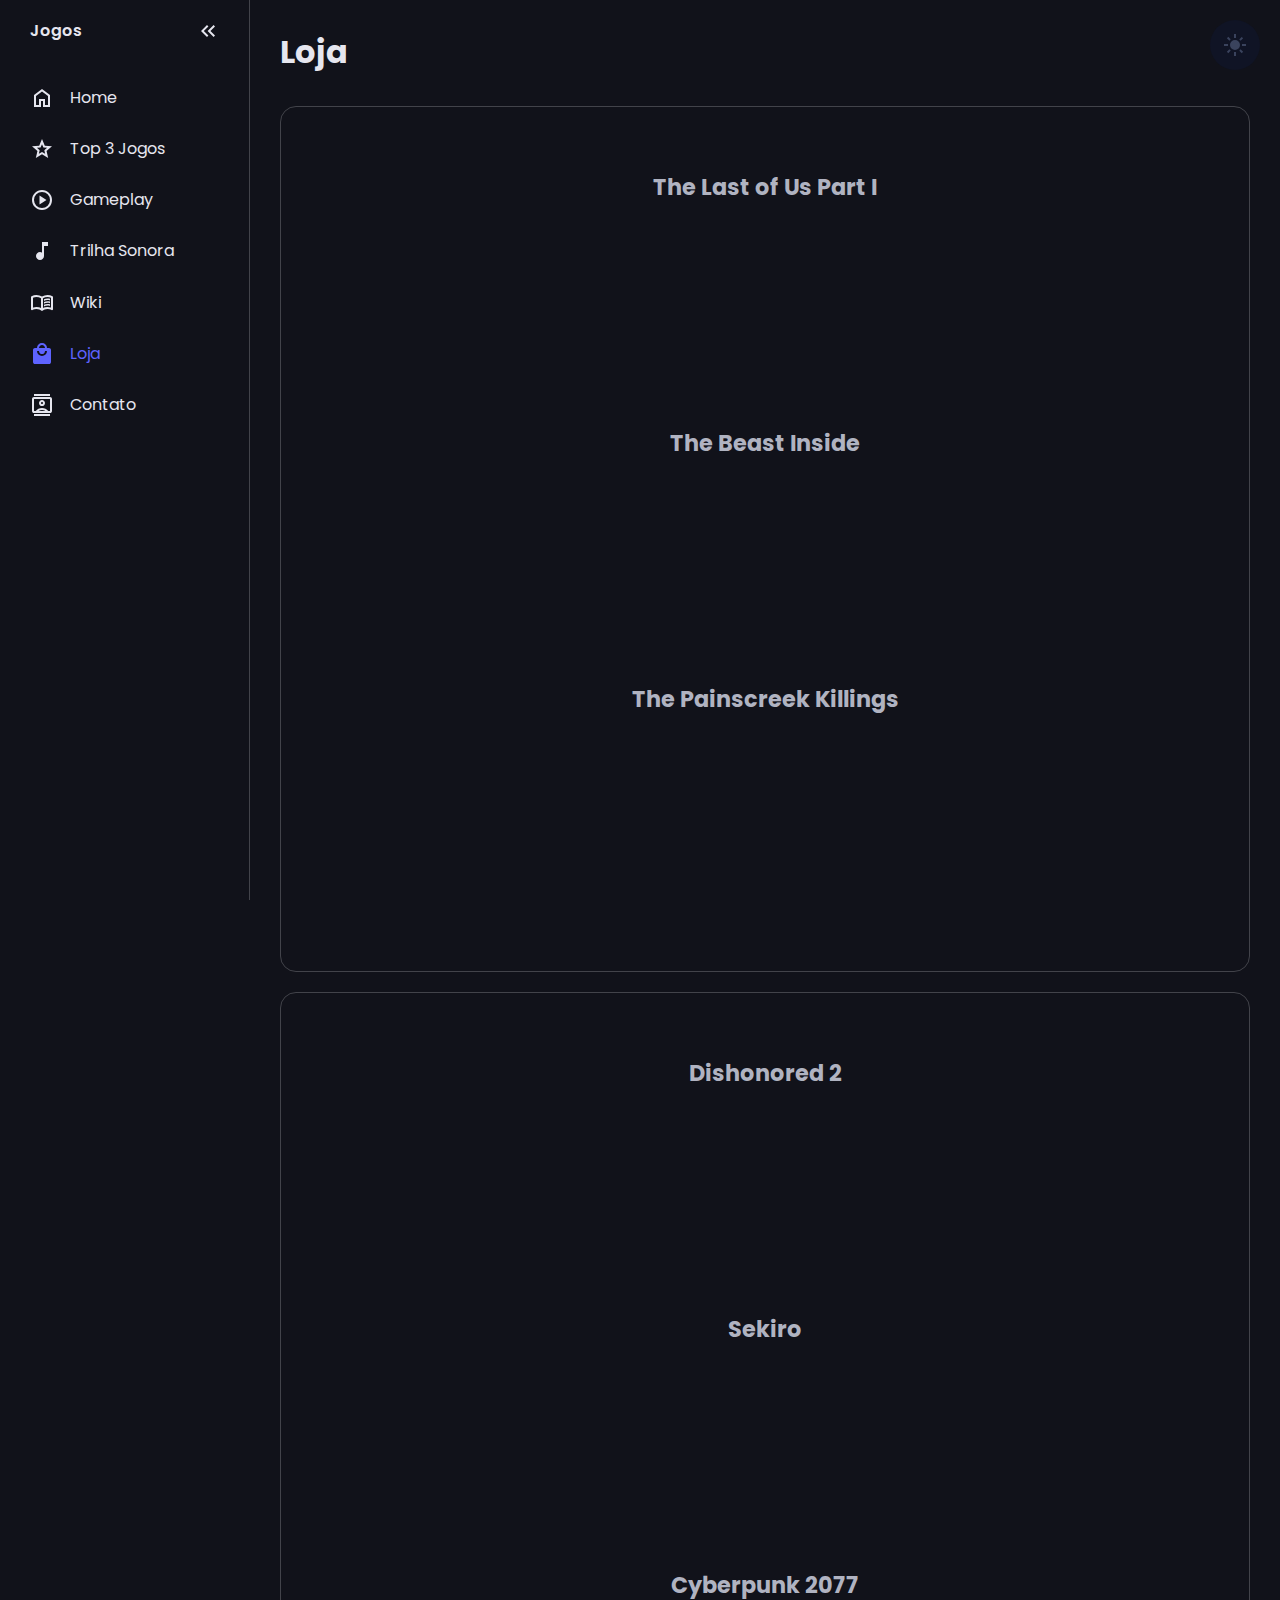
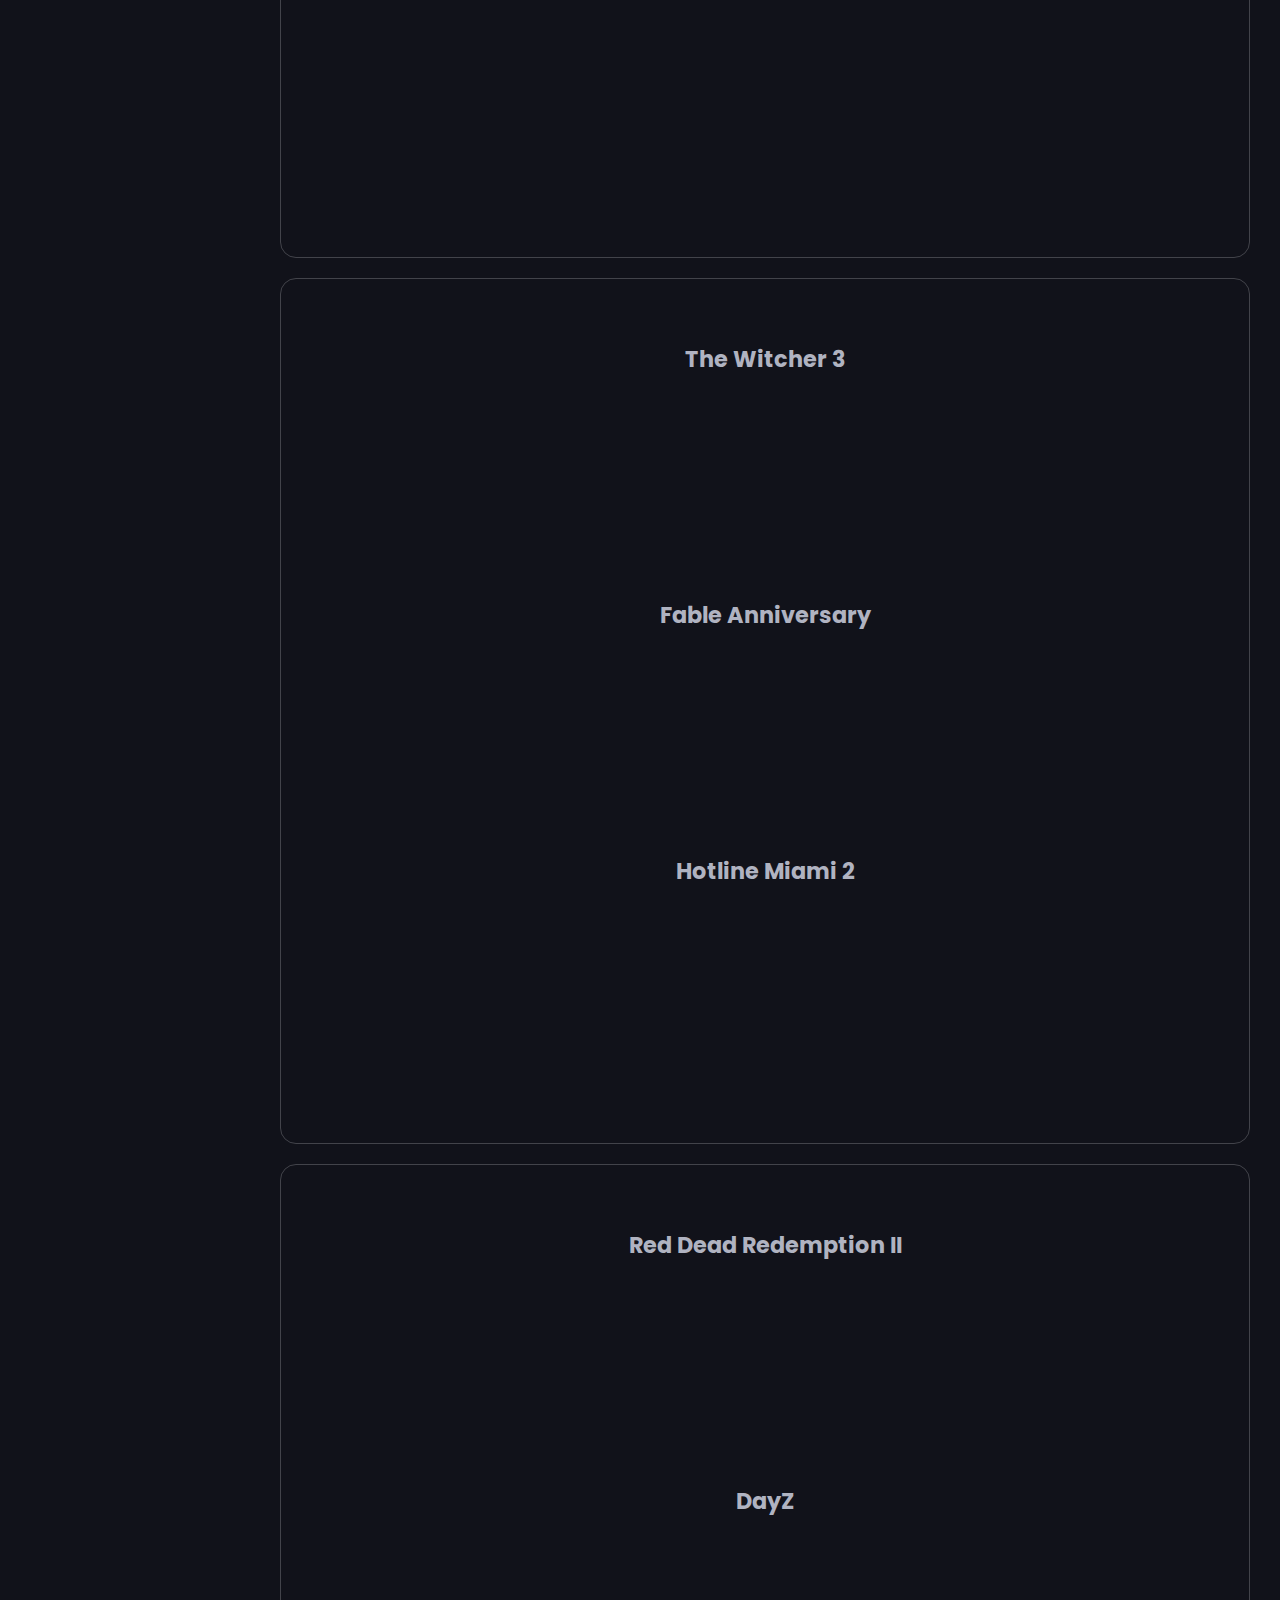
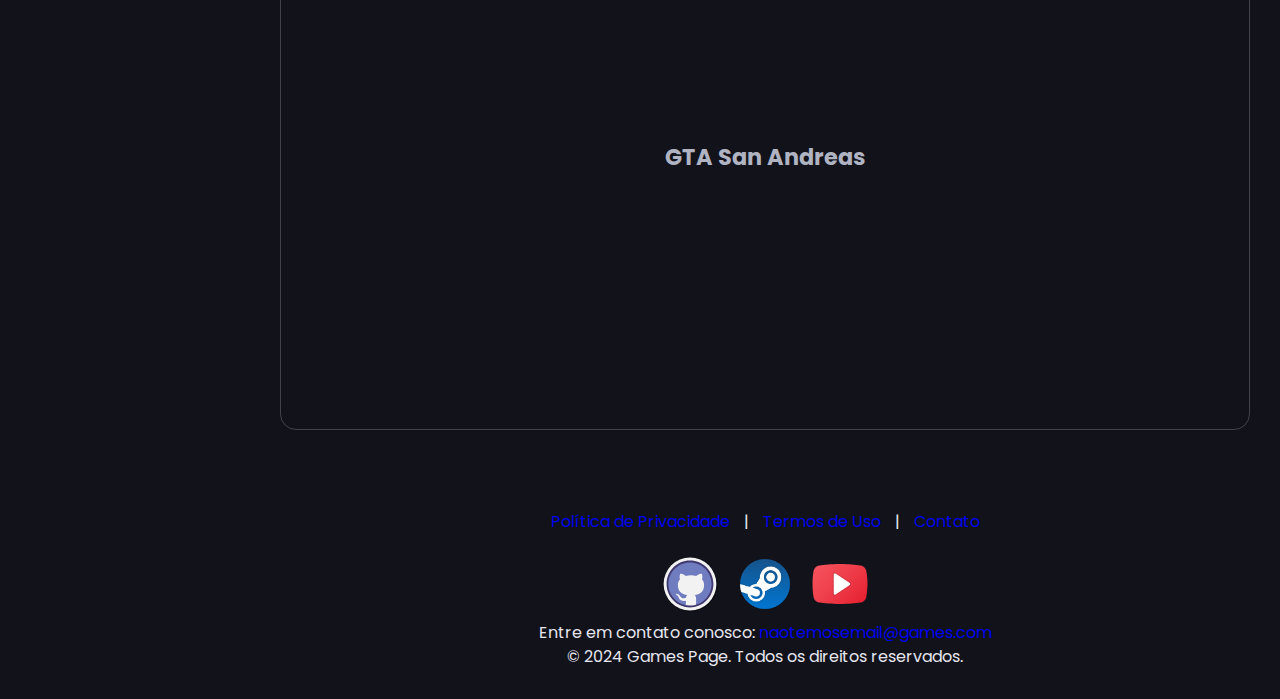
<file: loja.html>
<!DOCTYPE html>
<html lang="en">
<head>
    <meta charset="UTF-8">
    <meta name="viewport" content="width=device-width, initial-scale=1.0">
    <title>Loja</title>
    <link rel="stylesheet" href="css/style.css">
    <script type="text/javascript" src="js/app.js" defer></script>
    <link rel="preconnect" href="https://fonts.googleapis.com">
<link rel="preconnect" href="https://fonts.gstatic.com" crossorigin>
<link href="https://fonts.googleapis.com/css2?family=Heebo:wght@100..900&family=Poppins:ital,wght@0,100;0,200;0,300;0,400;0,500;0,600;0,700;0,800;0,900;1,100;1,200;1,300;1,400;1,500;1,600;1,700;1,800;1,900&display=swap" rel="stylesheet">
<link rel="shortcut icon" href="img/favicon.png" type="image/png">
</head>
<body class="loja">
    <nav id="sidebar">
        <ul>
            <li>
                <span class="logo">Jogos</span>
                <button onclick=toggleSidebar() id="toggle-btn">
                    <svg xmlns="http://www.w3.org/2000/svg" height="24px" viewBox="0 -960 960 960" width="24px" fill="#e8eaed"><path d="M440-240 200-480l240-240 56 56-183 184 183 184-56 56Zm264 0L464-480l240-240 56 56-183 184 183 184-56 56Z"/></svg>
                </button>
            </li>
            <li>
                <a href="index.html">
                    <svg xmlns="http://www.w3.org/2000/svg" height="24px" viewBox="0 -960 960 960" width="24px" fill="#e8eaed"><path d="M240-200h120v-240h240v240h120v-360L480-740 240-560v360Zm-80 80v-480l320-240 320 240v480H520v-240h-80v240H160Zm320-350Z"/></svg>
                    <span>Home</span>
                </a>
            </li>
            <li>
                <a href="top.html">
                    <svg xmlns="http://www.w3.org/2000/svg" height="24px" viewBox="0 -960 960 960" width="24px" fill="#e8eaed"><path d="m354-287 126-76 126 77-33-144 111-96-146-13-58-136-58 135-146 13 111 97-33 143ZM233-120l65-281L80-590l288-25 112-265 112 265 288 25-218 189 65 281-247-149-247 149Zm247-350Z"/></svg>
                    <span>Top 3 Jogos</span>
                </a>
            </li>
            <li>
                <a href="gameplay.html">
                    <svg xmlns="http://www.w3.org/2000/svg" height="24px" viewBox="0 -960 960 960" width="24px" fill="#e8eaed"><path d="m380-300 280-180-280-180v360ZM480-80q-83 0-156-31.5T197-197q-54-54-85.5-127T80-480q0-83 31.5-156T197-763q54-54 127-85.5T480-880q83 0 156 31.5T763-763q54 54 85.5 127T880-480q0 83-31.5 156T763-197q-54 54-127 85.5T480-80Zm0-80q134 0 227-93t93-227q0-134-93-227t-227-93q-134 0-227 93t-93 227q0 134 93 227t227 93Zm0-320Z"/></svg>
                    <span>Gameplay</span>
                </a>
            </li>
            <li>
                <a href="music.html">
                    <svg xmlns="http://www.w3.org/2000/svg" height="24px" viewBox="0 -960 960 960" width="24px" fill="#e8eaed"><path d="M400-120q-66 0-113-47t-47-113q0-66 47-113t113-47q23 0 42.5 5.5T480-418v-422h240v160H560v400q0 66-47 113t-113 47Z"/></svg>
                    <span>Trilha Sonora</span>
                </a>
            </li>
            <li>
                <a href="wiki.html">
                    <svg xmlns="http://www.w3.org/2000/svg" height="24px" viewBox="0 -960 960 960" width="24px" fill="#e8eaed"><path d="M560-564v-68q33-14 67.5-21t72.5-7q26 0 51 4t49 10v64q-24-9-48.5-13.5T700-600q-38 0-73 9.5T560-564Zm0 220v-68q33-14 67.5-21t72.5-7q26 0 51 4t49 10v64q-24-9-48.5-13.5T700-380q-38 0-73 9t-67 27Zm0-110v-68q33-14 67.5-21t72.5-7q26 0 51 4t49 10v64q-24-9-48.5-13.5T700-490q-38 0-73 9.5T560-454ZM260-320q47 0 91.5 10.5T440-278v-394q-41-24-87-36t-93-12q-36 0-71.5 7T120-692v396q35-12 69.5-18t70.5-6Zm260 42q44-21 88.5-31.5T700-320q36 0 70.5 6t69.5 18v-396q-33-14-68.5-21t-71.5-7q-47 0-93 12t-87 36v394Zm-40 118q-48-38-104-59t-116-21q-42 0-82.5 11T100-198q-21 11-40.5-1T40-234v-482q0-11 5.5-21T62-752q46-24 96-36t102-12q58 0 113.5 15T480-740q51-30 106.5-45T700-800q52 0 102 12t96 36q11 5 16.5 15t5.5 21v482q0 23-19.5 35t-40.5 1q-37-20-77.5-31T700-240q-60 0-116 21t-104 59ZM280-494Z"/></svg>
                    <span>Wiki</span>
                </a>
            </li>
            <li class="ativo">
                <a href="loja.html">
                    <svg xmlns="http://www.w3.org/2000/svg" height="24px" viewBox="0 -960 960 960" width="24px" fill="#e8eaed"><path d="M200-80q-33 0-56.5-23.5T120-160v-480q0-33 23.5-56.5T200-720h80q0-83 58.5-141.5T480-920q83 0 141.5 58.5T680-720h80q33 0 56.5 23.5T840-640v480q0 33-23.5 56.5T760-80H200Zm280-320q83 0 141.5-58.5T680-600h-80q0 50-35 85t-85 35q-50 0-85-35t-35-85h-80q0 83 58.5 141.5T480-400ZM360-720h240q0-50-35-85t-85-35q-50 0-85 35t-35 85Z"/></svg>
                    <span>Loja</span>
                </a>
            </li>
            <li>
                <a href="contato.html">
                    <svg xmlns="http://www.w3.org/2000/svg" height="24px" viewBox="0 -960 960 960" width="24px" fill="#e8eaed"><path d="M160-40v-80h640v80H160Zm0-800v-80h640v80H160Zm320 400q50 0 85-35t35-85q0-50-35-85t-85-35q-50 0-85 35t-35 85q0 50 35 85t85 35ZM160-160q-33 0-56.5-23.5T80-240v-480q0-33 23.5-56.5T160-800h640q33 0 56.5 23.5T880-720v480q0 33-23.5 56.5T800-160H160Zm70-80q45-56 109-88t141-32q77 0 141 32t109 88h70v-480H160v480h70Zm118 0h264q-29-20-62.5-30T480-280q-36 0-69.5 10T348-240Zm132-280q-17 0-28.5-11.5T440-560q0-17 11.5-28.5T480-600q17 0 28.5 11.5T520-560q0 17-11.5 28.5T480-520Zm0 40Z"/></svg>
                    <span>Contato</span>
                </a>
            </li>
        </ul>
    </nav>
    <header>
        <h2 id="topdx">Loja</h2>
        <button onclick="" id="theme-switch">
            <svg xmlns="http://www.w3.org/2000/svg" height="24px" viewBox="0 -960 960 960" width="24px" fill="#e8eaed"><path d="M480-280q-83 0-141.5-58.5T280-480q0-83 58.5-141.5T480-680q83 0 141.5 58.5T680-480q0 83-58.5 141.5T480-280ZM200-440H40v-80h160v80Zm720 0H760v-80h160v80ZM440-760v-160h80v160h-80Zm0 720v-160h80v160h-80ZM256-650l-101-97 57-59 96 100-52 56Zm492 496-97-101 53-55 101 97-57 59Zm-98-550 97-101 59 57-100 96-56-52ZM154-212l101-97 55 53-97 101-59-57Z"/></svg>
            <svg xmlns="http://www.w3.org/2000/svg" height="24px" viewBox="0 -960 960 960" width="24px" fill="#e8eaed"><path d="M480-120q-150 0-255-105T120-480q0-150 105-255t255-105q14 0 27.5 1t26.5 3q-41 29-65.5 75.5T444-660q0 90 63 153t153 63q55 0 101-24.5t75-65.5q2 13 3 26.5t1 27.5q0 150-105 255T480-120Z"/></svg>
        </button>
    </header>
    <main>
        <div class="container">
            <section id="colunas">
                <div id="colunaum" class="coluna">
                    <h3>The Last of Us Part I</h3>
                    <iframe src="https://store.steampowered.com/widget/1888930/" frameborder="0" width="646" height="190"></iframe>
                </div>
                <div id="colunadois" class="coluna">
                    <h3>The Beast Inside</h3>
                    <iframe src="https://store.steampowered.com/widget/792300/" frameborder="0" width="646" height="190"></iframe>
                </div>
                <div id="colunatres" class="coluna">
                    <h3>The Painscreek Killings</h3>
                    <iframe src="https://store.steampowered.com/widget/624270/" frameborder="0" width="646" height="190"></iframe>
                </div>
                </section>
        </div>
        <div class="container">
            <section id="colunas">
                <div id="colunaum" class="coluna">
                    <h3>Dishonored 2</h3>
                    <iframe src="https://store.steampowered.com/widget/403640/" frameborder="0" width="646" height="190"></iframe>
                </div>
                <div id="colunadois" class="coluna">
                    <h3>Sekiro</h3>
                    <iframe src="https://store.steampowered.com/widget/814380/" frameborder="0" width="646" height="190"></iframe>
                </div>
                <div id="colunatres" class="coluna">
                    <h3>Cyberpunk 2077</h3>
                    <iframe src="https://store.steampowered.com/widget/1091500/" frameborder="0" width="646" height="190"></iframe>
                </div>
                </section>
        </div>
        <div class="container">
            <section id="colunas">
                <div id="colunaum" class="coluna">
                    <h3>The Witcher 3</h3>
                    <iframe src="https://store.steampowered.com/widget/292030/" frameborder="0" width="646" height="190"></iframe>
                </div>
                <div id="colunadois" class="coluna">
                    <h3>Fable Anniversary</h3>
                    <iframe src="https://store.steampowered.com/widget/288470/" frameborder="0" width="646" height="190"></iframe>
                </div>
                <div id="colunatres" class="coluna">
                    <h3>Hotline Miami 2</h3>
                    <iframe src="https://store.steampowered.com/widget/219150/" frameborder="0" width="646" height="190"></iframe>
                </div>
                </section>
        </div>
        <div class="container">
            <section id="colunas">
                <div id="colunaum" class="coluna">
                    <h3>Red Dead Redemption II</h3>
                    <iframe src="https://store.steampowered.com/widget/1174180/" frameborder="0" width="646" height="190"></iframe>
                </div>
                <div id="colunadois" class="coluna">
                    <h3>DayZ</h3>
                    <iframe src="https://store.steampowered.com/widget/221100/" frameborder="0" width="646" height="190"></iframe>
                </div>
                <div id="colunatres" class="coluna">
                    <h3>GTA San Andreas</h3>
                    <iframe src="https://store.steampowered.com/widget/1547000/" frameborder="0" width="646" height="190"></iframe>
                </div>
                </section>
        </div>
    </main>
    <footer>
        <div id="rodape">
            <nav>
                <a href="#">Política de Privacidade</a> | 
                <a href="#">Termos de Uso</a> | 
                <a href="#">Contato</a>
            </nav>
            <div id="links">
                <a href="https://github.com/whoisleonardo/Games-Website" target="_blank">
                    <svg xmlns="http://www.w3.org/2000/svg"  viewBox="0 0 100 100" width="100px" height="100px" id="image"><circle cx="52" cy="52" r="44" opacity=".35"/><circle cx="50" cy="50" r="44" fill="#f2f2f2"/><path fill="#707cc0" d="M50,12.5c-20.711,0-37.5,16.789-37.5,37.5S29.289,87.5,50,87.5S87.5,70.711,87.5,50 S70.711,12.5,50,12.5z"/><path fill="#f2f2f2" d="M60.161,83.936c0-1.122,0.042-4.813,0.042-9.389c0-3.192-1.095-5.281-2.324-6.338 c7.624-0.847,15.626-3.74,15.626-16.888c0-3.736-1.324-6.791-3.518-9.184c0.352-0.866,1.527-4.346-0.341-9.057 c0,0-2.868-0.92-9.402,3.508c-2.734-0.759-5.662-1.139-8.568-1.152c-2.91,0.013-5.838,0.393-8.568,1.152 c-6.538-4.429-9.411-3.508-9.411-3.508c-1.862,4.712-0.687,8.192-0.336,9.057c-2.189,2.393-3.523,5.448-3.523,9.184 c0,13.115,7.99,16.051,15.589,16.915c-0.978,0.856-1.862,2.364-2.173,4.575c-1.95,0.876-6.907,2.386-9.96-2.844 c0,0-1.808-3.285-5.242-3.527c0,0-3.342-0.043-0.235,2.08c0,0,2.244,1.053,3.8,5.006c0,0,2.009,6.656,11.529,4.588 c0.017,2.856,0.046,5.008,0.046,5.821c0,0.385-0.122,0.792-0.383,1.115C45.945,86.292,49.3,87,52.807,87 c2.981,0,5.853-0.509,8.576-1.417C60.502,85.37,60.161,84.613,60.161,83.936z"/><path fill="#40396e" d="M50,89c-21.505,0-39-17.495-39-39s17.495-39,39-39s39,17.495,39,39S71.505,89,50,89z M50,14 c-19.851,0-36,16.149-36,36s16.149,36,36,36s36-16.149,36-36S69.851,14,50,14z"/></svg>
                </a>    
                <a href="https://store.steampowered.com/" target="_blank">
                    <img src="img/icons/icons8-steam-100.png" alt="steam" id="image">
                </a>
                <a href="https://www.youtube.com/watch?v=xvFZjo5PgG0" target="_blank">
                    <svg xmlns="http://www.w3.org/2000/svg"  viewBox="0 0 48 48" width="100px" height="100px" id="image"><linearGradient id="PgB_UHa29h0TpFV_moJI9a" x1="9.816" x2="41.246" y1="9.871" y2="41.301" gradientUnits="userSpaceOnUse"><stop offset="0" stop-color="#f44f5a"/><stop offset=".443" stop-color="#ee3d4a"/><stop offset="1" stop-color="#e52030"/></linearGradient><path fill="url(#PgB_UHa29h0TpFV_moJI9a)" d="M45.012,34.56c-0.439,2.24-2.304,3.947-4.608,4.267C36.783,39.36,30.748,40,23.945,40	c-6.693,0-12.728-0.64-16.459-1.173c-2.304-0.32-4.17-2.027-4.608-4.267C2.439,32.107,2,28.48,2,24s0.439-8.107,0.878-10.56	c0.439-2.24,2.304-3.947,4.608-4.267C11.107,8.64,17.142,8,23.945,8s12.728,0.64,16.459,1.173c2.304,0.32,4.17,2.027,4.608,4.267	C45.451,15.893,46,19.52,46,24C45.89,28.48,45.451,32.107,45.012,34.56z"/><path d="M32.352,22.44l-11.436-7.624c-0.577-0.385-1.314-0.421-1.925-0.093C18.38,15.05,18,15.683,18,16.376	v15.248c0,0.693,0.38,1.327,0.991,1.654c0.278,0.149,0.581,0.222,0.884,0.222c0.364,0,0.726-0.106,1.04-0.315l11.436-7.624	c0.523-0.349,0.835-0.932,0.835-1.56C33.187,23.372,32.874,22.789,32.352,22.44z" opacity=".05"/><path d="M20.681,15.237l10.79,7.194c0.689,0.495,1.153,0.938,1.153,1.513c0,0.575-0.224,0.976-0.715,1.334	c-0.371,0.27-11.045,7.364-11.045,7.364c-0.901,0.604-2.364,0.476-2.364-1.499V16.744C18.5,14.739,20.084,14.839,20.681,15.237z" opacity=".07"/><path fill="#fff" d="M19,31.568V16.433c0-0.743,0.828-1.187,1.447-0.774l11.352,7.568c0.553,0.368,0.553,1.18,0,1.549	l-11.352,7.568C19.828,32.755,19,32.312,19,31.568z"/></svg>
                </a>
            </div>
            <p>Entre em contato conosco: <a href="mailto:naotemosemail@games.com" id="email">naotemosemail@games.com</a></p>
            <p>&copy; 2024 Games Page. Todos os direitos reservados.</p>
        </div>
    </footer>
</body>
</html>
</file>
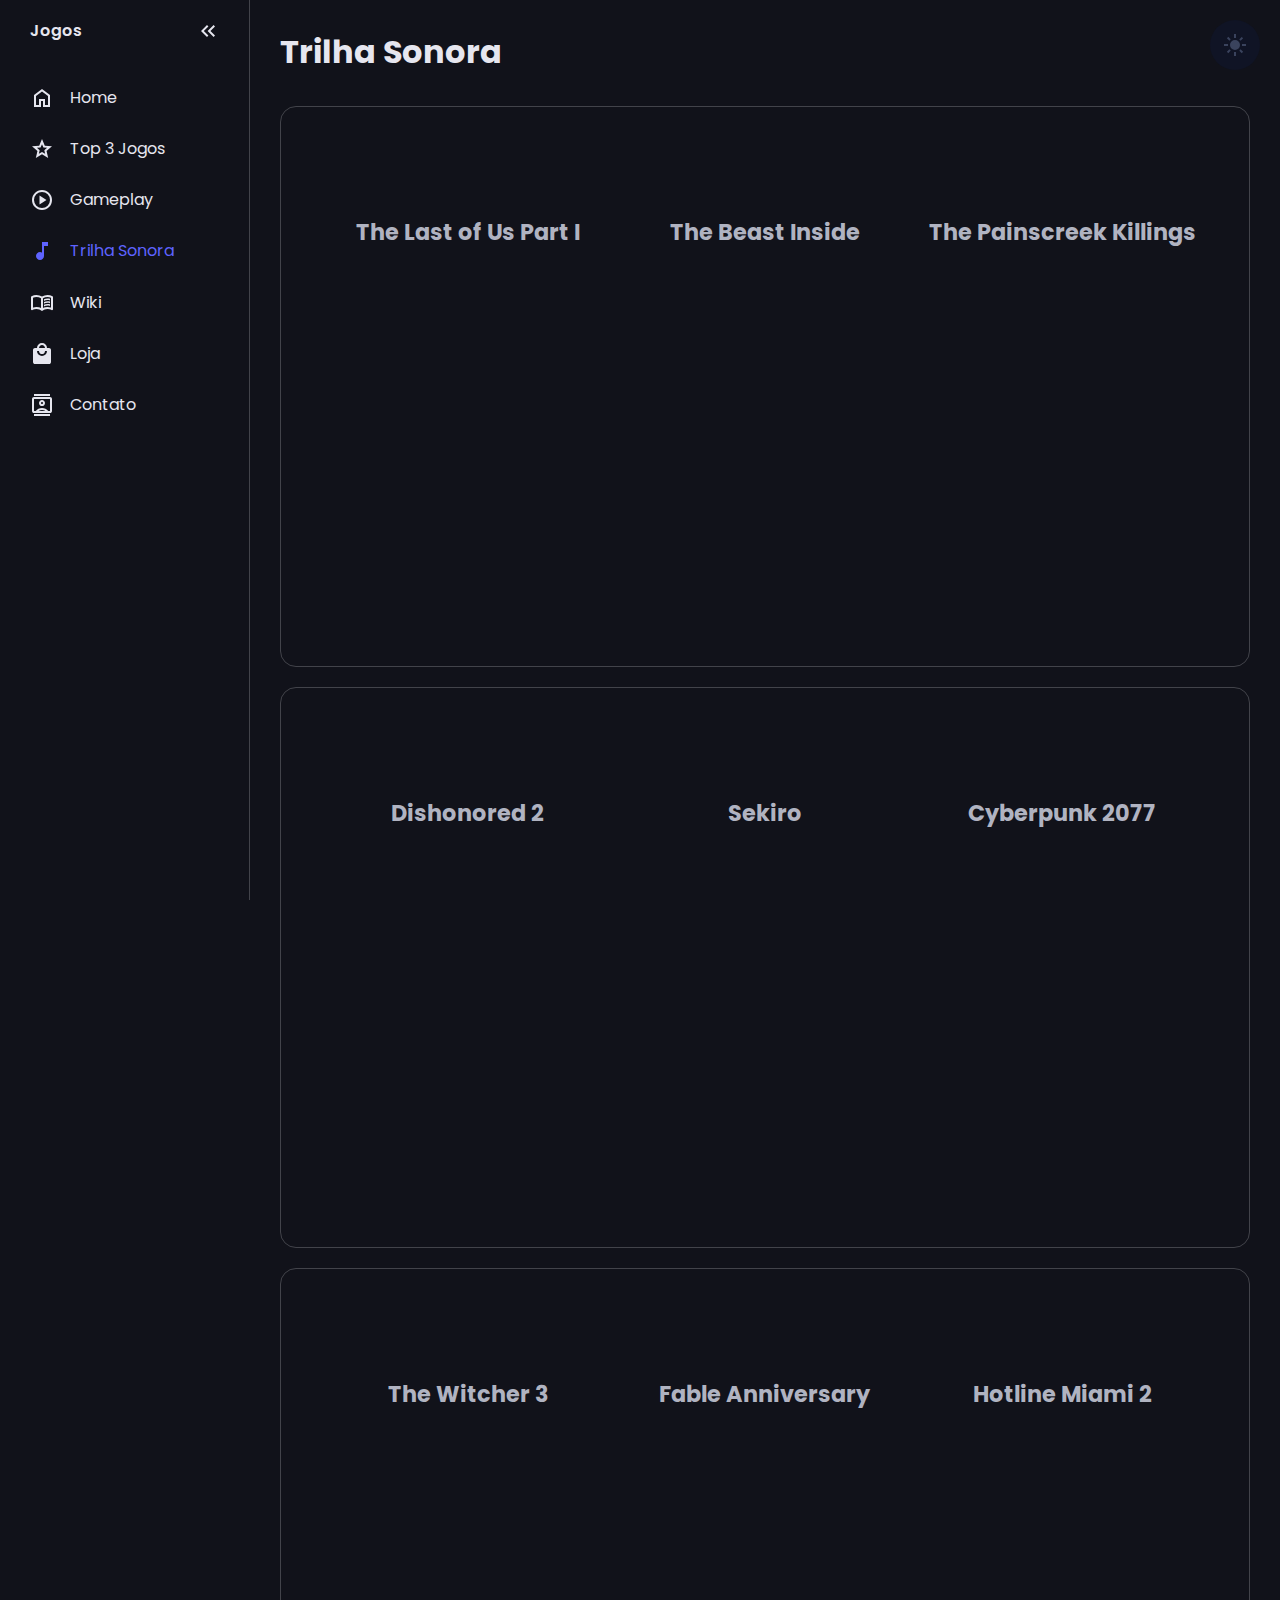
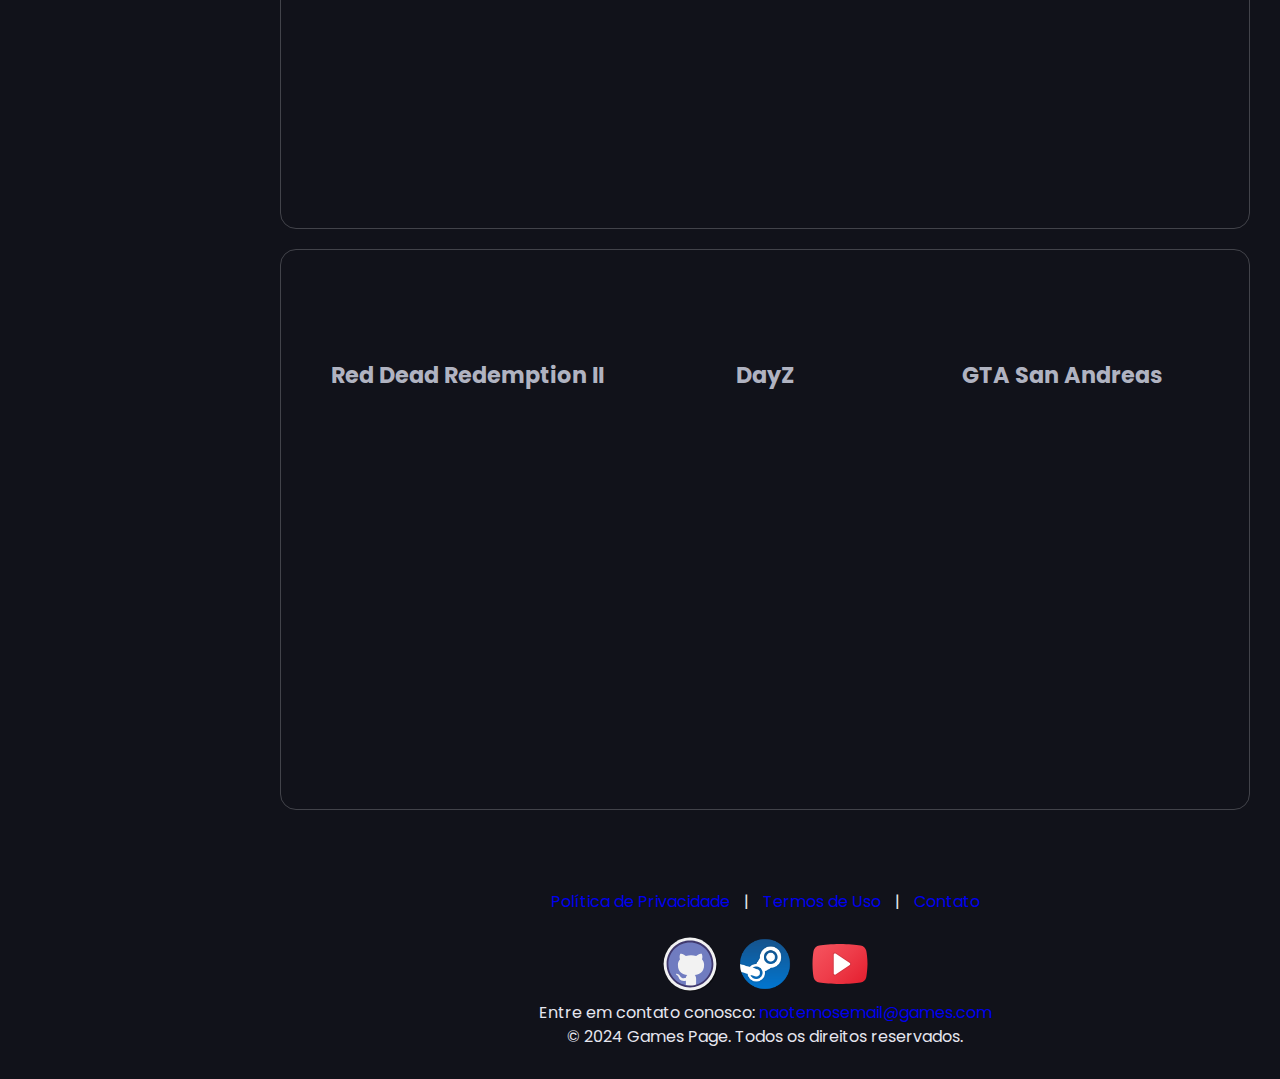
<file: music.html>
<!DOCTYPE html>
<html lang="en">
<head>
    <meta charset="UTF-8">
    <meta name="viewport" content="width=device-width, initial-scale=1.0">
    <title>Trilha Sonora</title>
    <link rel="stylesheet" href="css/style.css">
    <script type="text/javascript" src="js/app.js" defer></script>
    <link rel="preconnect" href="https://fonts.googleapis.com">
<link rel="preconnect" href="https://fonts.gstatic.com" crossorigin>
<link href="https://fonts.googleapis.com/css2?family=Heebo:wght@100..900&family=Poppins:ital,wght@0,100;0,200;0,300;0,400;0,500;0,600;0,700;0,800;0,900;1,100;1,200;1,300;1,400;1,500;1,600;1,700;1,800;1,900&display=swap" rel="stylesheet">
<link rel="shortcut icon" href="img/favicon.png" type="image/png">
</head>
<body>
    <nav id="sidebar">
        <ul>
            <li>
                <span class="logo">Jogos</span>
                <button onclick=toggleSidebar() id="toggle-btn">
                    <svg xmlns="http://www.w3.org/2000/svg" height="24px" viewBox="0 -960 960 960" width="24px" fill="#e8eaed"><path d="M440-240 200-480l240-240 56 56-183 184 183 184-56 56Zm264 0L464-480l240-240 56 56-183 184 183 184-56 56Z"/></svg>
                </button>
            </li>
            <li>
                <a href="index.html">
                    <svg xmlns="http://www.w3.org/2000/svg" height="24px" viewBox="0 -960 960 960" width="24px" fill="#e8eaed"><path d="M240-200h120v-240h240v240h120v-360L480-740 240-560v360Zm-80 80v-480l320-240 320 240v480H520v-240h-80v240H160Zm320-350Z"/></svg>
                    <span>Home</span>
                </a>
            </li>
            <li>
                <a href="top.html">
                    <svg xmlns="http://www.w3.org/2000/svg" height="24px" viewBox="0 -960 960 960" width="24px" fill="#e8eaed"><path d="m354-287 126-76 126 77-33-144 111-96-146-13-58-136-58 135-146 13 111 97-33 143ZM233-120l65-281L80-590l288-25 112-265 112 265 288 25-218 189 65 281-247-149-247 149Zm247-350Z"/></svg>
                    <span>Top 3 Jogos</span>
                </a>
            </li>
            <li>
                <a href="gameplay.html">
                    <svg xmlns="http://www.w3.org/2000/svg" height="24px" viewBox="0 -960 960 960" width="24px" fill="#e8eaed"><path d="m380-300 280-180-280-180v360ZM480-80q-83 0-156-31.5T197-197q-54-54-85.5-127T80-480q0-83 31.5-156T197-763q54-54 127-85.5T480-880q83 0 156 31.5T763-763q54 54 85.5 127T880-480q0 83-31.5 156T763-197q-54 54-127 85.5T480-80Zm0-80q134 0 227-93t93-227q0-134-93-227t-227-93q-134 0-227 93t-93 227q0 134 93 227t227 93Zm0-320Z"/></svg>
                    <span>Gameplay</span>
                </a>
            </li>
            <li class="ativo">
                <a href="music.html">
                    <svg xmlns="http://www.w3.org/2000/svg" height="24px" viewBox="0 -960 960 960" width="24px" fill="#e8eaed"><path d="M400-120q-66 0-113-47t-47-113q0-66 47-113t113-47q23 0 42.5 5.5T480-418v-422h240v160H560v400q0 66-47 113t-113 47Z"/></svg>
                    <span>Trilha Sonora</span>
                </a>
            </li>
            <li>
                <a href="wiki.html">
                    <svg xmlns="http://www.w3.org/2000/svg" height="24px" viewBox="0 -960 960 960" width="24px" fill="#e8eaed"><path d="M560-564v-68q33-14 67.5-21t72.5-7q26 0 51 4t49 10v64q-24-9-48.5-13.5T700-600q-38 0-73 9.5T560-564Zm0 220v-68q33-14 67.5-21t72.5-7q26 0 51 4t49 10v64q-24-9-48.5-13.5T700-380q-38 0-73 9t-67 27Zm0-110v-68q33-14 67.5-21t72.5-7q26 0 51 4t49 10v64q-24-9-48.5-13.5T700-490q-38 0-73 9.5T560-454ZM260-320q47 0 91.5 10.5T440-278v-394q-41-24-87-36t-93-12q-36 0-71.5 7T120-692v396q35-12 69.5-18t70.5-6Zm260 42q44-21 88.5-31.5T700-320q36 0 70.5 6t69.5 18v-396q-33-14-68.5-21t-71.5-7q-47 0-93 12t-87 36v394Zm-40 118q-48-38-104-59t-116-21q-42 0-82.5 11T100-198q-21 11-40.5-1T40-234v-482q0-11 5.5-21T62-752q46-24 96-36t102-12q58 0 113.5 15T480-740q51-30 106.5-45T700-800q52 0 102 12t96 36q11 5 16.5 15t5.5 21v482q0 23-19.5 35t-40.5 1q-37-20-77.5-31T700-240q-60 0-116 21t-104 59ZM280-494Z"/></svg>
                    <span>Wiki</span>
                </a>
            </li>
            <li>
                <a href="loja.html">
                    <svg xmlns="http://www.w3.org/2000/svg" height="24px" viewBox="0 -960 960 960" width="24px" fill="#e8eaed"><path d="M200-80q-33 0-56.5-23.5T120-160v-480q0-33 23.5-56.5T200-720h80q0-83 58.5-141.5T480-920q83 0 141.5 58.5T680-720h80q33 0 56.5 23.5T840-640v480q0 33-23.5 56.5T760-80H200Zm280-320q83 0 141.5-58.5T680-600h-80q0 50-35 85t-85 35q-50 0-85-35t-35-85h-80q0 83 58.5 141.5T480-400ZM360-720h240q0-50-35-85t-85-35q-50 0-85 35t-35 85Z"/></svg>
                    <span>Loja</span>
                </a>
            </li>
            <li>
                <a href="contato.html">
                    <svg xmlns="http://www.w3.org/2000/svg" height="24px" viewBox="0 -960 960 960" width="24px" fill="#e8eaed"><path d="M160-40v-80h640v80H160Zm0-800v-80h640v80H160Zm320 400q50 0 85-35t35-85q0-50-35-85t-85-35q-50 0-85 35t-35 85q0 50 35 85t85 35ZM160-160q-33 0-56.5-23.5T80-240v-480q0-33 23.5-56.5T160-800h640q33 0 56.5 23.5T880-720v480q0 33-23.5 56.5T800-160H160Zm70-80q45-56 109-88t141-32q77 0 141 32t109 88h70v-480H160v480h70Zm118 0h264q-29-20-62.5-30T480-280q-36 0-69.5 10T348-240Zm132-280q-17 0-28.5-11.5T440-560q0-17 11.5-28.5T480-600q17 0 28.5 11.5T520-560q0 17-11.5 28.5T480-520Zm0 40Z"/></svg>
                    <span>Contato</span>
                </a>
            </li>
        </ul>
    </nav>
    <header>
        <h2 id="topdx">Trilha Sonora</h2>
        <button onclick="" id="theme-switch">
            <svg xmlns="http://www.w3.org/2000/svg" height="24px" viewBox="0 -960 960 960" width="24px" fill="#e8eaed"><path d="M480-280q-83 0-141.5-58.5T280-480q0-83 58.5-141.5T480-680q83 0 141.5 58.5T680-480q0 83-58.5 141.5T480-280ZM200-440H40v-80h160v80Zm720 0H760v-80h160v80ZM440-760v-160h80v160h-80Zm0 720v-160h80v160h-80ZM256-650l-101-97 57-59 96 100-52 56Zm492 496-97-101 53-55 101 97-57 59Zm-98-550 97-101 59 57-100 96-56-52ZM154-212l101-97 55 53-97 101-59-57Z"/></svg>
            <svg xmlns="http://www.w3.org/2000/svg" height="24px" viewBox="0 -960 960 960" width="24px" fill="#e8eaed"><path d="M480-120q-150 0-255-105T120-480q0-150 105-255t255-105q14 0 27.5 1t26.5 3q-41 29-65.5 75.5T444-660q0 90 63 153t153 63q55 0 101-24.5t75-65.5q2 13 3 26.5t1 27.5q0 150-105 255T480-120Z"/></svg>
        </button>
    </header>
    <main>
        <div class="container">
            <section id="colunas">
                <div id="colunaum" class="coluna">
                    <h3>The Last of Us Part I</h3>
                    <iframe style="border-radius:12px" src="https://open.spotify.com/embed/playlist/6iNZ7Z6VLpGxVlLJfV5t2Z?utm_source=generator&theme=0" width="100%" height="352" frameBorder="0" allowfullscreen="" allow="autoplay; clipboard-write; encrypted-media; fullscreen; picture-in-picture" loading="lazy"></iframe>
                </div>
                <div id="colunadois" class="coluna">
                    <h3>The Beast Inside</h3>
                    <iframe style="border-radius:12px" src="https://open.spotify.com/embed/playlist/60RQ00PiMx2SzU4uQDsYvA?utm_source=generator&theme=0" width="100%" height="352" frameBorder="0" allowfullscreen="" allow="autoplay; clipboard-write; encrypted-media; fullscreen; picture-in-picture" loading="lazy"></iframe>
                </div>
                <div id="colunatres" class="coluna">
                    <h3>The Painscreek Killings</h3>
                    <iframe style="border-radius:12px" src="https://open.spotify.com/embed/playlist/1CijGMgIA46KNwD0EseIdy?utm_source=generator&theme=0" width="100%" height="352" frameBorder="0" allowfullscreen="" allow="autoplay; clipboard-write; encrypted-media; fullscreen; picture-in-picture" loading="lazy"></iframe>
                </div>
                </section>
        </div>
        <div class="container">
            <section id="colunas">
                <div id="colunaum" class="coluna">
                    <h3>Dishonored 2</h3>
                    <iframe style="border-radius:12px" src="https://open.spotify.com/embed/playlist/5FBxRGofSWNKuIOoao7Tnj?utm_source=generator&theme=0" width="100%" height="352" frameBorder="0" allowfullscreen="" allow="autoplay; clipboard-write; encrypted-media; fullscreen; picture-in-picture" loading="lazy"></iframe>
                </div>
                <div id="colunadois" class="coluna">
                    <h3>Sekiro</h3>
                    <iframe style="border-radius:12px" src="https://open.spotify.com/embed/playlist/6129A36Q8vCsjfOJIQxJzw?utm_source=generator&theme=0" width="100%" height="352" frameBorder="0" allowfullscreen="" allow="autoplay; clipboard-write; encrypted-media; fullscreen; picture-in-picture" loading="lazy"></iframe>
                </div>
                <div id="colunatres" class="coluna">
                    <h3>Cyberpunk 2077</h3>
                    <iframe style="border-radius:12px" src="https://open.spotify.com/embed/playlist/37i9dQZF1DWYMokBiQj5qF?utm_source=generator&theme=0" width="100%" height="352" frameBorder="0" allowfullscreen="" allow="autoplay; clipboard-write; encrypted-media; fullscreen; picture-in-picture" loading="lazy"></iframe>
                </div>
                </section>
        </div>
        <div class="container">
            <section id="colunas">
                <div id="colunaum" class="coluna">
                    <h3>The Witcher 3</h3>
                    <iframe style="border-radius:12px" src="https://open.spotify.com/embed/playlist/0W6BJ935qfGvxX0CNI24xd?utm_source=generator&theme=0" width="100%" height="352" frameBorder="0" allowfullscreen="" allow="autoplay; clipboard-write; encrypted-media; fullscreen; picture-in-picture" loading="lazy"></iframe>
                </div>
                <div id="colunadois" class="coluna">
                    <h3>Fable Anniversary</h3>
                    <iframe style="border-radius:12px" src="https://open.spotify.com/embed/playlist/2EeYMSs02wKmP62h4K4k1i?utm_source=generator&theme=0" width="100%" height="352" frameBorder="0" allowfullscreen="" allow="autoplay; clipboard-write; encrypted-media; fullscreen; picture-in-picture" loading="lazy"></iframe>
                </div>
                <div id="colunatres" class="coluna">
                    <h3>Hotline Miami 2</h3>
                    <iframe style="border-radius:12px" src="https://open.spotify.com/embed/playlist/02dTu6Lr0iiVtJzl0xuilW?utm_source=generator&theme=0" width="100%" height="352" frameBorder="0" allowfullscreen="" allow="autoplay; clipboard-write; encrypted-media; fullscreen; picture-in-picture" loading="lazy"></iframe>
                </div>
                </section>
        </div>
        <div class="container">
            <section id="colunas">
                <div id="colunaum" class="coluna">
                    <h3>Red Dead Redemption II</h3>
                    <iframe style="border-radius:12px" src="https://open.spotify.com/embed/playlist/7KpR6NrOEF5Fz8yjeF1a5j?utm_source=generator&theme=0" width="100%" height="352" frameBorder="0" allowfullscreen="" allow="autoplay; clipboard-write; encrypted-media; fullscreen; picture-in-picture" loading="lazy"></iframe>
                </div>
                <div id="colunadois" class="coluna">
                    <h3>DayZ</h3>
                    <iframe style="border-radius:12px" src="https://open.spotify.com/embed/playlist/6HZ4f0oPPYxB44oSkoiqoI?utm_source=generator&theme=0" width="100%" height="352" frameBorder="0" allowfullscreen="" allow="autoplay; clipboard-write; encrypted-media; fullscreen; picture-in-picture" loading="lazy"></iframe>
                </div>
                <div id="colunatres" class="coluna">
                    <h3>GTA San Andreas</h3>
                    <iframe style="border-radius:12px" src="https://open.spotify.com/embed/playlist/68phrO7POtW8ZnyVfWsIiB?utm_source=generator&theme=0" width="100%" height="352" frameBorder="0" allowfullscreen="" allow="autoplay; clipboard-write; encrypted-media; fullscreen; picture-in-picture" loading="lazy"></iframe>
                </div>
                </section>
        </div>
        </main>
    </main>
    <footer>
        <div id="rodape">
            <nav>
                <a href="#">Política de Privacidade</a> | 
                <a href="#">Termos de Uso</a> | 
                <a href="#">Contato</a>
            </nav>
            <div id="links">
                <a href="https://github.com/whoisleonardo/Games-Website" target="_blank">
                    <svg xmlns="http://www.w3.org/2000/svg"  viewBox="0 0 100 100" width="100px" height="100px" id="image"><circle cx="52" cy="52" r="44" opacity=".35"/><circle cx="50" cy="50" r="44" fill="#f2f2f2"/><path fill="#707cc0" d="M50,12.5c-20.711,0-37.5,16.789-37.5,37.5S29.289,87.5,50,87.5S87.5,70.711,87.5,50 S70.711,12.5,50,12.5z"/><path fill="#f2f2f2" d="M60.161,83.936c0-1.122,0.042-4.813,0.042-9.389c0-3.192-1.095-5.281-2.324-6.338 c7.624-0.847,15.626-3.74,15.626-16.888c0-3.736-1.324-6.791-3.518-9.184c0.352-0.866,1.527-4.346-0.341-9.057 c0,0-2.868-0.92-9.402,3.508c-2.734-0.759-5.662-1.139-8.568-1.152c-2.91,0.013-5.838,0.393-8.568,1.152 c-6.538-4.429-9.411-3.508-9.411-3.508c-1.862,4.712-0.687,8.192-0.336,9.057c-2.189,2.393-3.523,5.448-3.523,9.184 c0,13.115,7.99,16.051,15.589,16.915c-0.978,0.856-1.862,2.364-2.173,4.575c-1.95,0.876-6.907,2.386-9.96-2.844 c0,0-1.808-3.285-5.242-3.527c0,0-3.342-0.043-0.235,2.08c0,0,2.244,1.053,3.8,5.006c0,0,2.009,6.656,11.529,4.588 c0.017,2.856,0.046,5.008,0.046,5.821c0,0.385-0.122,0.792-0.383,1.115C45.945,86.292,49.3,87,52.807,87 c2.981,0,5.853-0.509,8.576-1.417C60.502,85.37,60.161,84.613,60.161,83.936z"/><path fill="#40396e" d="M50,89c-21.505,0-39-17.495-39-39s17.495-39,39-39s39,17.495,39,39S71.505,89,50,89z M50,14 c-19.851,0-36,16.149-36,36s16.149,36,36,36s36-16.149,36-36S69.851,14,50,14z"/></svg>
                </a>    
                <a href="https://store.steampowered.com/" target="_blank">
                    <img src="img/icons/icons8-steam-100.png" alt="steam" id="image">
                </a>
                <a href="https://www.youtube.com/watch?v=xvFZjo5PgG0" target="_blank">
                    <svg xmlns="http://www.w3.org/2000/svg"  viewBox="0 0 48 48" width="100px" height="100px" id="image"><linearGradient id="PgB_UHa29h0TpFV_moJI9a" x1="9.816" x2="41.246" y1="9.871" y2="41.301" gradientUnits="userSpaceOnUse"><stop offset="0" stop-color="#f44f5a"/><stop offset=".443" stop-color="#ee3d4a"/><stop offset="1" stop-color="#e52030"/></linearGradient><path fill="url(#PgB_UHa29h0TpFV_moJI9a)" d="M45.012,34.56c-0.439,2.24-2.304,3.947-4.608,4.267C36.783,39.36,30.748,40,23.945,40	c-6.693,0-12.728-0.64-16.459-1.173c-2.304-0.32-4.17-2.027-4.608-4.267C2.439,32.107,2,28.48,2,24s0.439-8.107,0.878-10.56	c0.439-2.24,2.304-3.947,4.608-4.267C11.107,8.64,17.142,8,23.945,8s12.728,0.64,16.459,1.173c2.304,0.32,4.17,2.027,4.608,4.267	C45.451,15.893,46,19.52,46,24C45.89,28.48,45.451,32.107,45.012,34.56z"/><path d="M32.352,22.44l-11.436-7.624c-0.577-0.385-1.314-0.421-1.925-0.093C18.38,15.05,18,15.683,18,16.376	v15.248c0,0.693,0.38,1.327,0.991,1.654c0.278,0.149,0.581,0.222,0.884,0.222c0.364,0,0.726-0.106,1.04-0.315l11.436-7.624	c0.523-0.349,0.835-0.932,0.835-1.56C33.187,23.372,32.874,22.789,32.352,22.44z" opacity=".05"/><path d="M20.681,15.237l10.79,7.194c0.689,0.495,1.153,0.938,1.153,1.513c0,0.575-0.224,0.976-0.715,1.334	c-0.371,0.27-11.045,7.364-11.045,7.364c-0.901,0.604-2.364,0.476-2.364-1.499V16.744C18.5,14.739,20.084,14.839,20.681,15.237z" opacity=".07"/><path fill="#fff" d="M19,31.568V16.433c0-0.743,0.828-1.187,1.447-0.774l11.352,7.568c0.553,0.368,0.553,1.18,0,1.549	l-11.352,7.568C19.828,32.755,19,32.312,19,31.568z"/></svg>
                </a>
            </div>
            <p>Entre em contato conosco: <a href="mailto:naotemosemail@games.com" id="email">naotemosemail@games.com</a></p>
            <p>&copy; 2024 Games Page. Todos os direitos reservados.</p>
        </div>
    </footer>
</body>
</html>
</file>
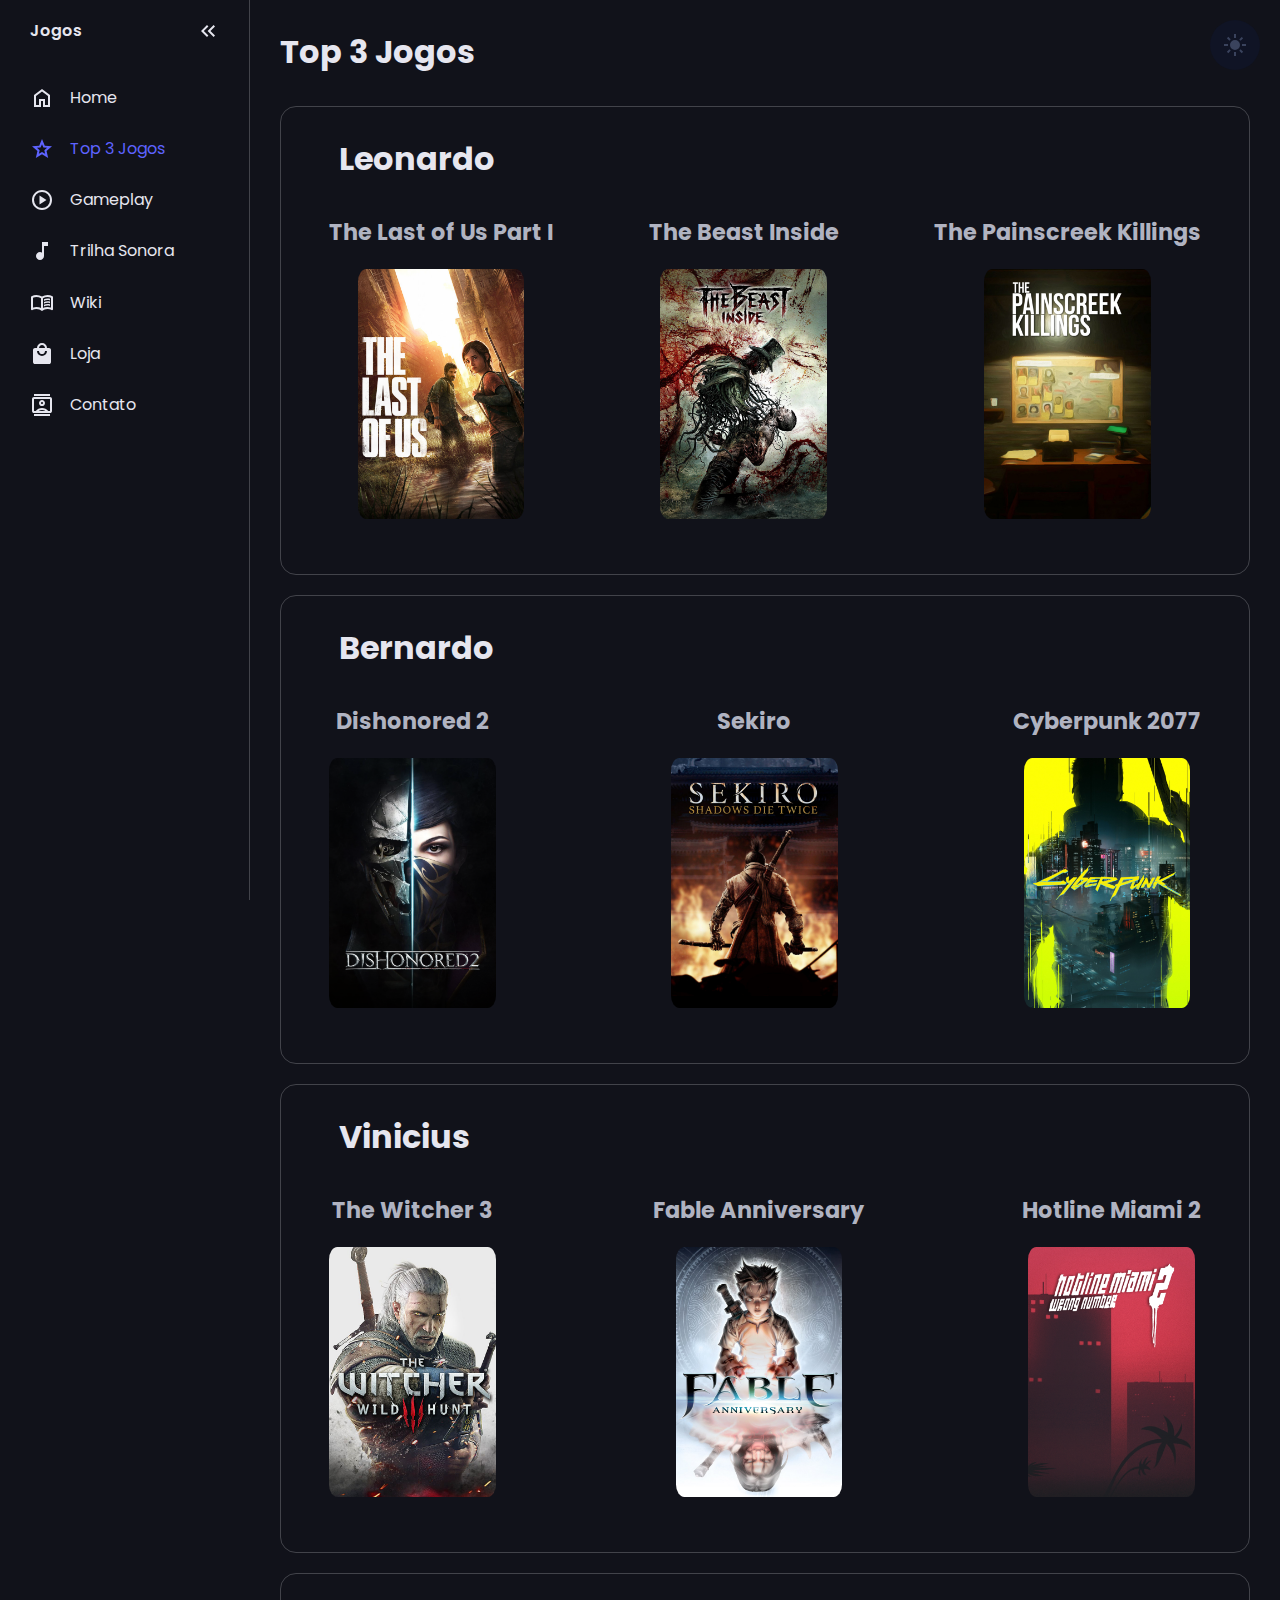
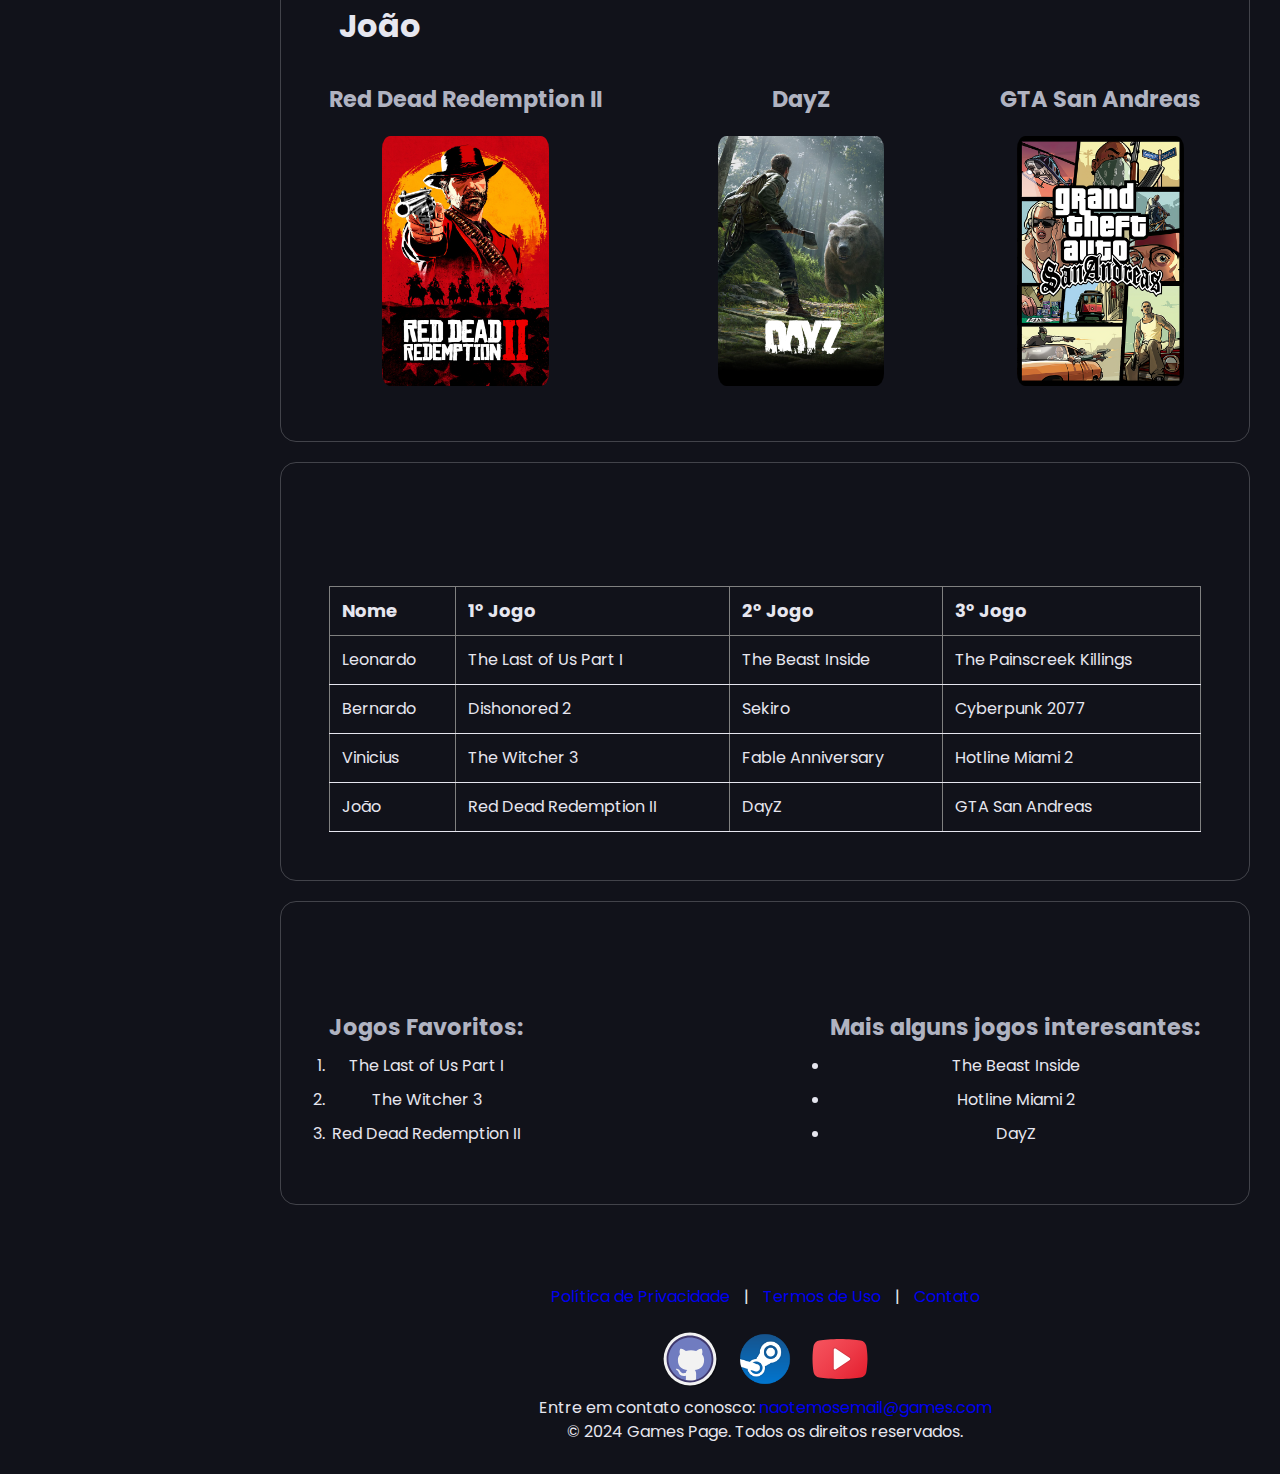
<file: top.html>
<!DOCTYPE html>
    <html lang="en">
    <head>
        <meta charset="UTF-8">
        <meta name="viewport" content="width=device-width, initial-scale=1.0">
        <title>Top</title>
        
        <link rel="stylesheet" href="css/style.css">
        
        <link rel="preconnect" href="https://fonts.googleapis.com">
    <link rel="preconnect" href="https://fonts.gstatic.com" crossorigin>
    <link href="https://fonts.googleapis.com/css2?family=Heebo:wght@100..900&family=Poppins:ital,wght@0,100;0,200;0,300;0,400;0,500;0,600;0,700;0,800;0,900;1,100;1,200;1,300;1,400;1,500;1,600;1,700;1,800;1,900&display=swap" rel="stylesheet">
    <link rel="shortcut icon" href="img/favicon.png" type="image/png">
    </head>
    <body>
        
        <nav id="sidebar">
            <ul>
                <li>
                    <span class="logo">Jogos</span>
                    <button onclick=toggleSidebar() id="toggle-btn">
                        <svg xmlns="http://www.w3.org/2000/svg" height="24px" viewBox="0 -960 960 960" width="24px" fill="#e8eaed"><path d="M440-240 200-480l240-240 56 56-183 184 183 184-56 56Zm264 0L464-480l240-240 56 56-183 184 183 184-56 56Z"/></svg>
                    </button>
                </li>
                <li >
                    <a href="index.html">
                        <svg xmlns="http://www.w3.org/2000/svg" height="24px" viewBox="0 -960 960 960" width="24px" fill="#e8eaed"><path d="M240-200h120v-240h240v240h120v-360L480-740 240-560v360Zm-80 80v-480l320-240 320 240v480H520v-240h-80v240H160Zm320-350Z"/></svg>
                        <span>Home</span>
                    </a>
                </li>
                <li class="ativo">
                    <a href="top.html">
                        <svg xmlns="http://www.w3.org/2000/svg" height="24px" viewBox="0 -960 960 960" width="24px" fill="#e8eaed"><path d="m354-287 126-76 126 77-33-144 111-96-146-13-58-136-58 135-146 13 111 97-33 143ZM233-120l65-281L80-590l288-25 112-265 112 265 288 25-218 189 65 281-247-149-247 149Zm247-350Z"/></svg>
                        <span>Top 3 Jogos</span>
                    </a>
                </li>
                <li >
                    <a href="gameplay.html">
                        <svg xmlns="http://www.w3.org/2000/svg" height="24px" viewBox="0 -960 960 960" width="24px" fill="#e8eaed"><path d="m380-300 280-180-280-180v360ZM480-80q-83 0-156-31.5T197-197q-54-54-85.5-127T80-480q0-83 31.5-156T197-763q54-54 127-85.5T480-880q83 0 156 31.5T763-763q54 54 85.5 127T880-480q0 83-31.5 156T763-197q-54 54-127 85.5T480-80Zm0-80q134 0 227-93t93-227q0-134-93-227t-227-93q-134 0-227 93t-93 227q0 134 93 227t227 93Zm0-320Z"/></svg>
                        <span>Gameplay</span>
                    </a>
                </li>
                <li >
                    <a href="music.html">
                        <svg xmlns="http://www.w3.org/2000/svg" height="24px" viewBox="0 -960 960 960" width="24px" fill="#e8eaed"><path d="M400-120q-66 0-113-47t-47-113q0-66 47-113t113-47q23 0 42.5 5.5T480-418v-422h240v160H560v400q0 66-47 113t-113 47Z"/></svg>
                        <span>Trilha Sonora</span>
                    </a>
                </li>
                <li >
                    <a href="wiki.html">
                        <svg xmlns="http://www.w3.org/2000/svg" height="24px" viewBox="0 -960 960 960" width="24px" fill="#e8eaed"><path d="M560-564v-68q33-14 67.5-21t72.5-7q26 0 51 4t49 10v64q-24-9-48.5-13.5T700-600q-38 0-73 9.5T560-564Zm0 220v-68q33-14 67.5-21t72.5-7q26 0 51 4t49 10v64q-24-9-48.5-13.5T700-380q-38 0-73 9t-67 27Zm0-110v-68q33-14 67.5-21t72.5-7q26 0 51 4t49 10v64q-24-9-48.5-13.5T700-490q-38 0-73 9.5T560-454ZM260-320q47 0 91.5 10.5T440-278v-394q-41-24-87-36t-93-12q-36 0-71.5 7T120-692v396q35-12 69.5-18t70.5-6Zm260 42q44-21 88.5-31.5T700-320q36 0 70.5 6t69.5 18v-396q-33-14-68.5-21t-71.5-7q-47 0-93 12t-87 36v394Zm-40 118q-48-38-104-59t-116-21q-42 0-82.5 11T100-198q-21 11-40.5-1T40-234v-482q0-11 5.5-21T62-752q46-24 96-36t102-12q58 0 113.5 15T480-740q51-30 106.5-45T700-800q52 0 102 12t96 36q11 5 16.5 15t5.5 21v482q0 23-19.5 35t-40.5 1q-37-20-77.5-31T700-240q-60 0-116 21t-104 59ZM280-494Z"/></svg>
                        <span>Wiki</span>
                    </a>
                </li>
                <li>
                    <a href="loja.html">
                        <svg xmlns="http://www.w3.org/2000/svg" height="24px" viewBox="0 -960 960 960" width="24px" fill="#e8eaed"><path d="M200-80q-33 0-56.5-23.5T120-160v-480q0-33 23.5-56.5T200-720h80q0-83 58.5-141.5T480-920q83 0 141.5 58.5T680-720h80q33 0 56.5 23.5T840-640v480q0 33-23.5 56.5T760-80H200Zm280-320q83 0 141.5-58.5T680-600h-80q0 50-35 85t-85 35q-50 0-85-35t-35-85h-80q0 83 58.5 141.5T480-400ZM360-720h240q0-50-35-85t-85-35q-50 0-85 35t-35 85Z"/></svg>
                        <span>Loja</span>
                    </a>
                </li>
                <li>
                    <a href="contato.html">
                        <svg xmlns="http://www.w3.org/2000/svg" height="24px" viewBox="0 -960 960 960" width="24px" fill="#e8eaed"><path d="M160-40v-80h640v80H160Zm0-800v-80h640v80H160Zm320 400q50 0 85-35t35-85q0-50-35-85t-85-35q-50 0-85 35t-35 85q0 50 35 85t85 35ZM160-160q-33 0-56.5-23.5T80-240v-480q0-33 23.5-56.5T160-800h640q33 0 56.5 23.5T880-720v480q0 33-23.5 56.5T800-160H160Zm70-80q45-56 109-88t141-32q77 0 141 32t109 88h70v-480H160v480h70Zm118 0h264q-29-20-62.5-30T480-280q-36 0-69.5 10T348-240Zm132-280q-17 0-28.5-11.5T440-560q0-17 11.5-28.5T480-600q17 0 28.5 11.5T520-560q0 17-11.5 28.5T480-520Zm0 40Z"/></svg>
                        <span>Contato</span>
                    </a>
                </li>
            </ul>
        </nav>
        <header>
            <h2 id="topdz">Top 3 Jogos</h2>
            <button onclick="" id="theme-switch">
                <svg xmlns="http://www.w3.org/2000/svg" height="24px" viewBox="0 -960 960 960" width="24px" fill="#e8eaed"><path d="M480-280q-83 0-141.5-58.5T280-480q0-83 58.5-141.5T480-680q83 0 141.5 58.5T680-480q0 83-58.5 141.5T480-280ZM200-440H40v-80h160v80Zm720 0H760v-80h160v80ZM440-760v-160h80v160h-80Zm0 720v-160h80v160h-80ZM256-650l-101-97 57-59 96 100-52 56Zm492 496-97-101 53-55 101 97-57 59Zm-98-550 97-101 59 57-100 96-56-52ZM154-212l101-97 55 53-97 101-59-57Z"/></svg>
                <svg xmlns="http://www.w3.org/2000/svg" height="24px" viewBox="0 -960 960 960" width="24px" fill="#e8eaed"><path d="M480-120q-150 0-255-105T120-480q0-150 105-255t255-105q14 0 27.5 1t26.5 3q-41 29-65.5 75.5T444-660q0 90 63 153t153 63q55 0 101-24.5t75-65.5q2 13 3 26.5t1 27.5q0 150-105 255T480-120Z"/></svg>
            </button>
        </header>
        <main>
            <div class="container">
                <section id="colunas">
                    <div id="colunaum" class="coluna">
                        <h2 class="nome">Leonardo</h2>
                        <h3>The Last of Us Part I</h3>
                        <img src="img/leo/tloucapa.png" alt="" class="jogos">
                    </div>
                    <div id="colunadois" class="coluna">
                        <h3>The Beast Inside</h3>
                        <img src="img/leo/tbi.png" alt="" class="jogos">
                    </div>
                    <div id="colunatres" class="coluna">
                        <h3>The Painscreek Killings</h3>
                        <img src="img/leo/tpk.png" alt="" class="jogos">
                    </div>
                    </section>
            </div>
            <div class="container">
                <section id="colunas">
                    <div id="colunaum" class="coluna">
                        <h2 class="nome">Bernardo</h2>
                        <h3>Dishonored 2</h3>
                        <img src="img/ber/Dishonored 2.png" alt="" class="jogos">
                    </div>
                    <div id="colunadois" class="coluna">
                        <h3>Sekiro</h3>
                        <img src="img/ber/sekiro.jpg" alt="" class="jogos">
                    </div>
                    <div id="colunatres" class="coluna">
                        <h3>Cyberpunk 2077</h3>
                        <img src="img/ber/cyberpunk.png" alt="" class="jogos">
                    </div>
                    </section>
            </div>
            <div class="container">
                <section id="colunas">
                    <div id="colunaum" class="coluna">
                        <h2 class="nome">Vinicius</h2>
                        <h3>The Witcher 3</h3>
                        <img src="img/vini/tw3.png" alt="" class="jogos">
                    </div>
                    <div id="colunadois" class="coluna">
                        <h3>Fable Anniversary</h3>
                        <img src="img/vini/fable.png" alt="" class="jogos">
                    </div>
                    <div id="colunatres" class="coluna">
                        <h3>Hotline Miami 2</h3>
                        <img src="img/vini/htlm2.png" alt="" class="jogos">
                    </div>
                    </section>
            </div>
            <div class="container">
                <section id="colunas">
                    <div id="colunaum" class="coluna">
                        <h2 class="nome">João</h2>
                        <h3>Red Dead Redemption II</h3>
                        <img src="img/joao/rdr2.png" alt="" class="jogos">
                    </div>
                    <div id="colunadois" class="coluna">
                        <h3>DayZ</h3>
                        <img src="img/joao/dz.png" alt="" class="jogos">
                    </div>
                    <div id="colunatres" class="coluna">
                        <h3>GTA San Andreas</h3>
                        <img src="img/joao/gtasa.png" alt="" class="jogos">
                    </div>
                    </section>
            </div>
            <div class="container">
                <section id="colunas">
                    <table border="1" cellspacing="0" cellpadding="10">
                        <thead>
                            <tr>
                                <th>Nome</th>
                                <th>1º Jogo</th>
                                <th>2º Jogo</th>
                                <th>3º Jogo</th>
                            </tr>
                        </thead>
                        <tbody>
                            <tr>
                                <td>Leonardo</td>
                                <td>The Last of Us Part I</td>
                                <td>The Beast Inside</td>
                                <td>The Painscreek Killings</td>
                            </tr>
                            <tr>
                                <td>Bernardo</td>
                                <td>Dishonored 2</td>
                                <td>Sekiro</td>
                                <td>Cyberpunk 2077</td>
                            </tr>
                            <tr>
                                <td>Vinicius</td>
                                <td>The Witcher 3</td>
                                <td>Fable Anniversary</td>
                                <td>Hotline Miami 2</td>
                            </tr>
                            <tr>
                                <td>João</td>
                                <td>Red Dead Redemption II</td>
                                <td>DayZ</td>
                                <td>GTA San Andreas</td>
                            </tr>
                        </tbody>
                    </table>
                    </section>
            </div>
            <div class="container">
                <section id="colunas">
                    <div id="colunaum" class="coluna">
                        <h3>Jogos Favoritos:</h3>
                        <ol>
                            <li>The Last of Us Part I</li>
                            <li>The Witcher 3</li>
                            <li>Red Dead Redemption II</li>
                        </ol>
                    </div>
                    <div id="colunadois" class="coluna">
                        <h3>Mais alguns jogos interesantes:</h3>
                        <ul>
                            <li>The Beast Inside</li>
                            <li>Hotline Miami 2</li>
                            <li>DayZ</li>
                        </ul>
                    </div>
                </section>
            </div>
            </main>
            <footer>
                <div id="rodape">
                    <nav>
                        <a href="#">Política de Privacidade</a> | 
                        <a href="#">Termos de Uso</a> | 
                        <a href="#">Contato</a>
                    </nav>
                    <div id="links">
                        <a href="https://github.com/whoisleonardo/Games-Website" target="_blank">
                            <svg xmlns="http://www.w3.org/2000/svg"  viewBox="0 0 100 100" width="100px" height="100px" id="image"><circle cx="52" cy="52" r="44" opacity=".35"/><circle cx="50" cy="50" r="44" fill="#f2f2f2"/><path fill="#707cc0" d="M50,12.5c-20.711,0-37.5,16.789-37.5,37.5S29.289,87.5,50,87.5S87.5,70.711,87.5,50 S70.711,12.5,50,12.5z"/><path fill="#f2f2f2" d="M60.161,83.936c0-1.122,0.042-4.813,0.042-9.389c0-3.192-1.095-5.281-2.324-6.338 c7.624-0.847,15.626-3.74,15.626-16.888c0-3.736-1.324-6.791-3.518-9.184c0.352-0.866,1.527-4.346-0.341-9.057 c0,0-2.868-0.92-9.402,3.508c-2.734-0.759-5.662-1.139-8.568-1.152c-2.91,0.013-5.838,0.393-8.568,1.152 c-6.538-4.429-9.411-3.508-9.411-3.508c-1.862,4.712-0.687,8.192-0.336,9.057c-2.189,2.393-3.523,5.448-3.523,9.184 c0,13.115,7.99,16.051,15.589,16.915c-0.978,0.856-1.862,2.364-2.173,4.575c-1.95,0.876-6.907,2.386-9.96-2.844 c0,0-1.808-3.285-5.242-3.527c0,0-3.342-0.043-0.235,2.08c0,0,2.244,1.053,3.8,5.006c0,0,2.009,6.656,11.529,4.588 c0.017,2.856,0.046,5.008,0.046,5.821c0,0.385-0.122,0.792-0.383,1.115C45.945,86.292,49.3,87,52.807,87 c2.981,0,5.853-0.509,8.576-1.417C60.502,85.37,60.161,84.613,60.161,83.936z"/><path fill="#40396e" d="M50,89c-21.505,0-39-17.495-39-39s17.495-39,39-39s39,17.495,39,39S71.505,89,50,89z M50,14 c-19.851,0-36,16.149-36,36s16.149,36,36,36s36-16.149,36-36S69.851,14,50,14z"/></svg>
                        </a>    
                        <a href="https://store.steampowered.com/" target="_blank">
                            <img src="img/icons/icons8-steam-100.png" alt="steam" id="image">
                        </a>
                        <a href="https://www.youtube.com/watch?v=xvFZjo5PgG0" target="_blank">
                            <svg xmlns="http://www.w3.org/2000/svg"  viewBox="0 0 48 48" width="100px" height="100px" id="image"><linearGradient id="PgB_UHa29h0TpFV_moJI9a" x1="9.816" x2="41.246" y1="9.871" y2="41.301" gradientUnits="userSpaceOnUse"><stop offset="0" stop-color="#f44f5a"/><stop offset=".443" stop-color="#ee3d4a"/><stop offset="1" stop-color="#e52030"/></linearGradient><path fill="url(#PgB_UHa29h0TpFV_moJI9a)" d="M45.012,34.56c-0.439,2.24-2.304,3.947-4.608,4.267C36.783,39.36,30.748,40,23.945,40	c-6.693,0-12.728-0.64-16.459-1.173c-2.304-0.32-4.17-2.027-4.608-4.267C2.439,32.107,2,28.48,2,24s0.439-8.107,0.878-10.56	c0.439-2.24,2.304-3.947,4.608-4.267C11.107,8.64,17.142,8,23.945,8s12.728,0.64,16.459,1.173c2.304,0.32,4.17,2.027,4.608,4.267	C45.451,15.893,46,19.52,46,24C45.89,28.48,45.451,32.107,45.012,34.56z"/><path d="M32.352,22.44l-11.436-7.624c-0.577-0.385-1.314-0.421-1.925-0.093C18.38,15.05,18,15.683,18,16.376	v15.248c0,0.693,0.38,1.327,0.991,1.654c0.278,0.149,0.581,0.222,0.884,0.222c0.364,0,0.726-0.106,1.04-0.315l11.436-7.624	c0.523-0.349,0.835-0.932,0.835-1.56C33.187,23.372,32.874,22.789,32.352,22.44z" opacity=".05"/><path d="M20.681,15.237l10.79,7.194c0.689,0.495,1.153,0.938,1.153,1.513c0,0.575-0.224,0.976-0.715,1.334	c-0.371,0.27-11.045,7.364-11.045,7.364c-0.901,0.604-2.364,0.476-2.364-1.499V16.744C18.5,14.739,20.084,14.839,20.681,15.237z" opacity=".07"/><path fill="#fff" d="M19,31.568V16.433c0-0.743,0.828-1.187,1.447-0.774l11.352,7.568c0.553,0.368,0.553,1.18,0,1.549	l-11.352,7.568C19.828,32.755,19,32.312,19,31.568z"/></svg>
                        </a>
                    </div>
                    <p>Entre em contato conosco: <a href="mailto:naotemosemail@games.com" id="email">naotemosemail@games.com</a></p>
                    <p>&copy; 2024 Games Page. Todos os direitos reservados.</p>
                </div>
            </footer>
    </body>
    <script type="text/javascript" src="js/app.js" defer></script>
</html>
</file>
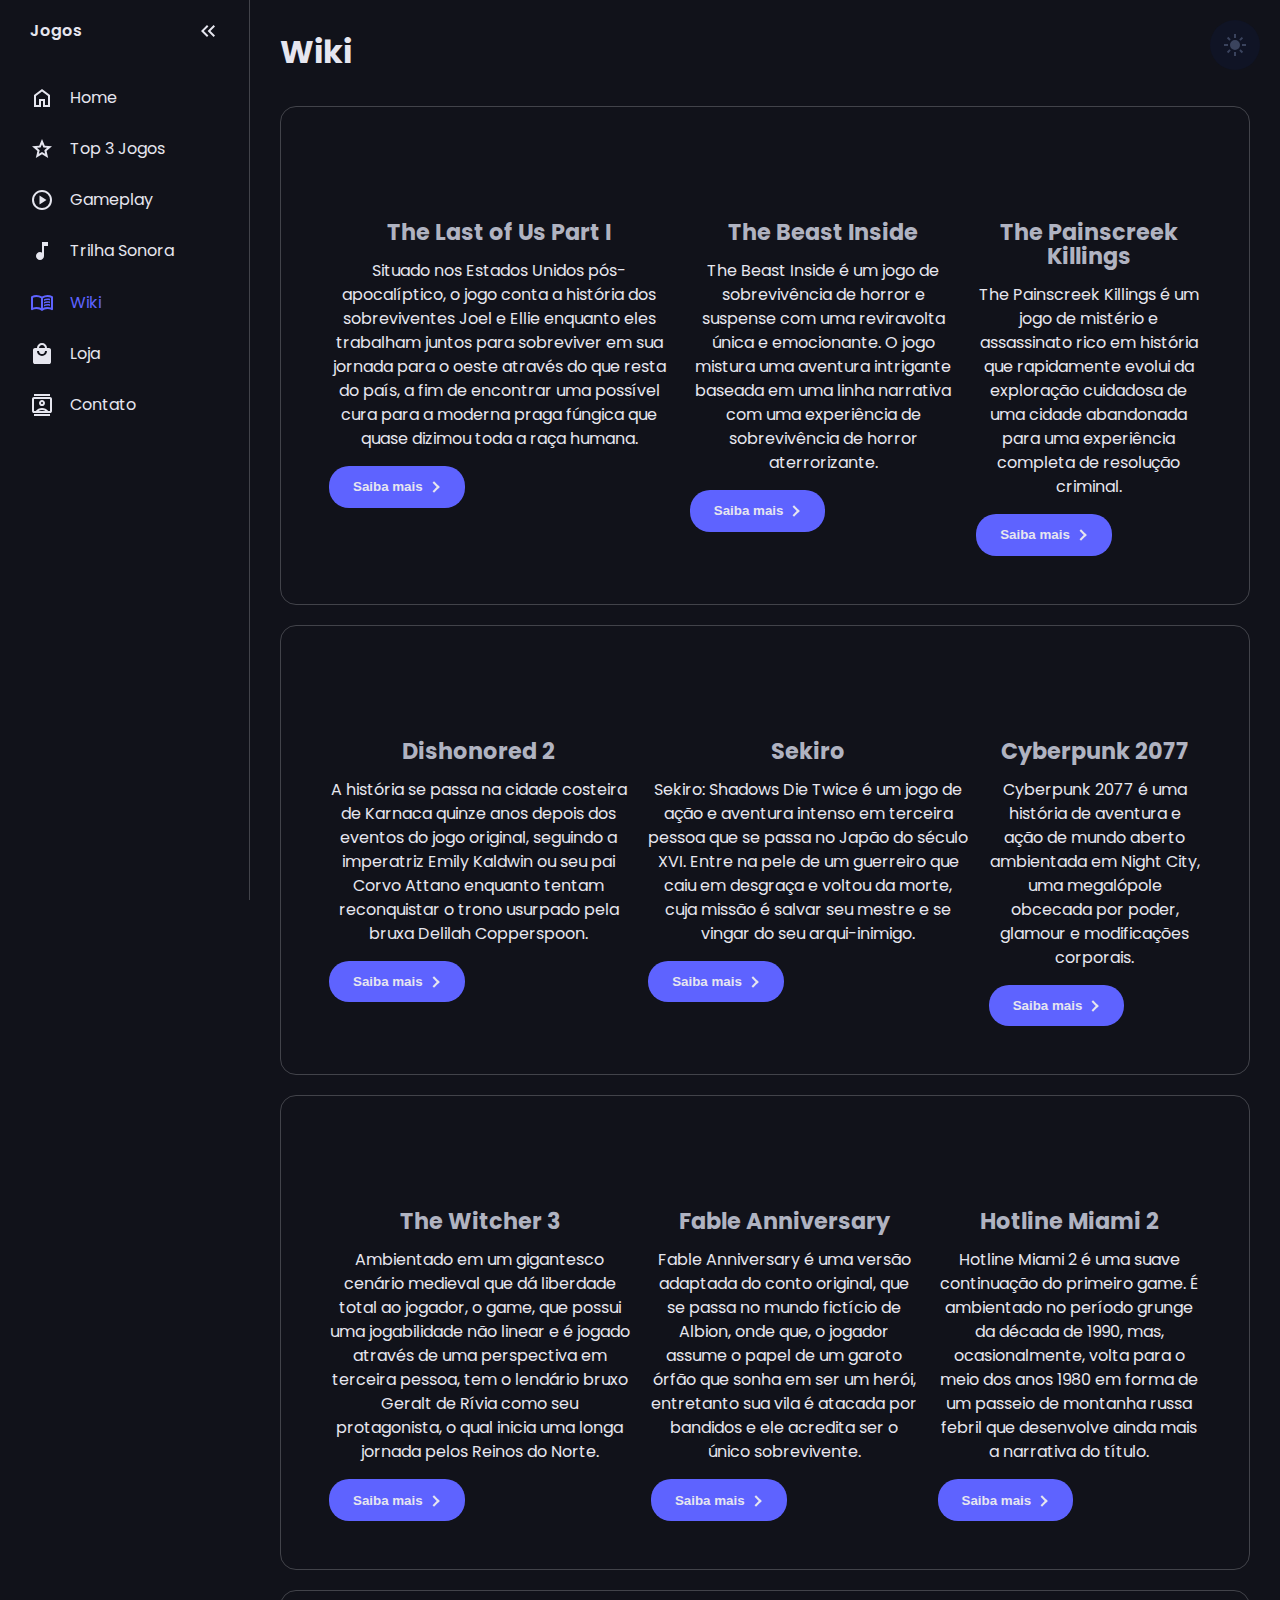
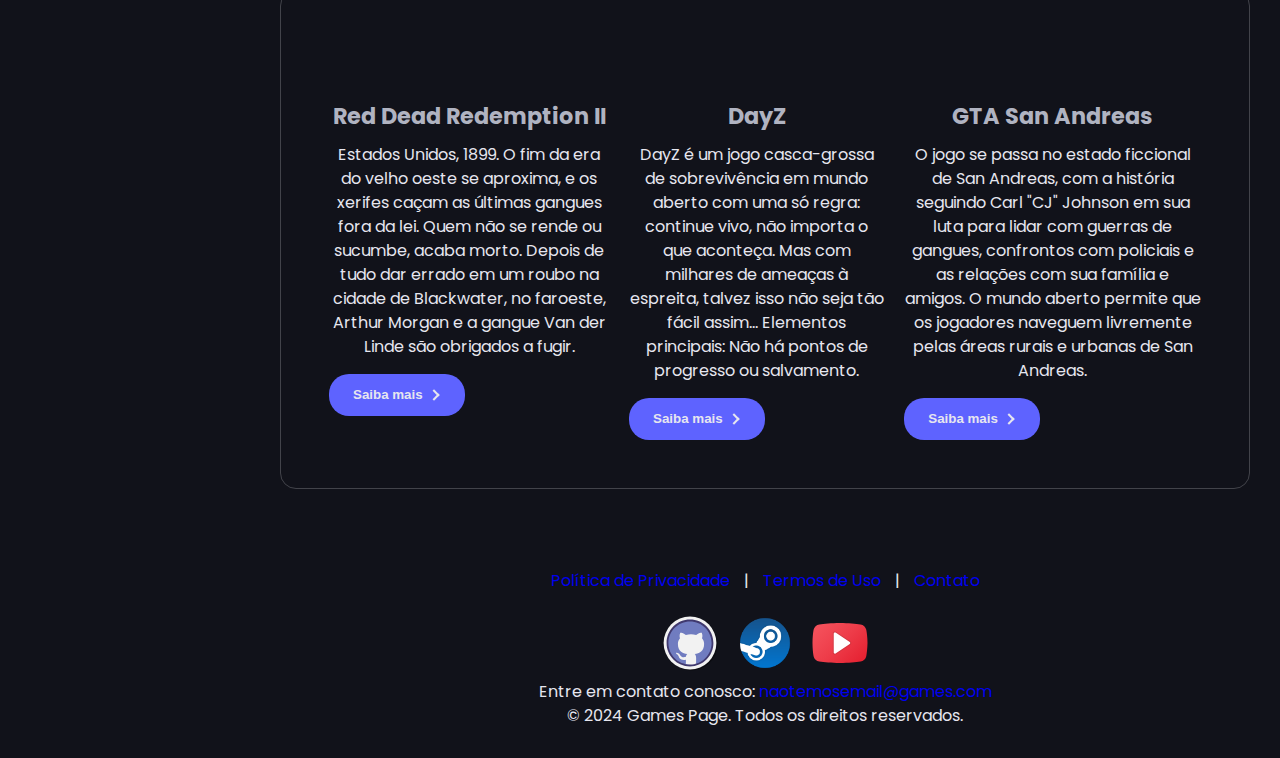
<file: wiki.html>
<!DOCTYPE html>
<html lang="en">
<head>
    <meta charset="UTF-8">
    <meta name="viewport" content="width=device-width, initial-scale=1.0">
    <title>Wiki</title>
    <script type="text/javascript" src="js/app.js" defer></script>
    <link rel="stylesheet" href="css/style.css">
    <link rel="preconnect" href="https://fonts.googleapis.com">
<link rel="preconnect" href="https://fonts.gstatic.com" crossorigin>
<link href="https://fonts.googleapis.com/css2?family=Heebo:wght@100..900&family=Poppins:ital,wght@0,100;0,200;0,300;0,400;0,500;0,600;0,700;0,800;0,900;1,100;1,200;1,300;1,400;1,500;1,600;1,700;1,800;1,900&display=swap" rel="stylesheet">
<link rel="shortcut icon" href="img/favicon.png" type="image/png">
</head>
<body>
    <nav id="sidebar">
        <ul>
            <li>
                <span class="logo">Jogos</span>
                <button onclick=toggleSidebar() id="toggle-btn">
                    <svg xmlns="http://www.w3.org/2000/svg" height="24px" viewBox="0 -960 960 960" width="24px" fill="#e8eaed"><path d="M440-240 200-480l240-240 56 56-183 184 183 184-56 56Zm264 0L464-480l240-240 56 56-183 184 183 184-56 56Z"/></svg>
                </button>
            </li>
            <li>
                <a href="index.html">
                    <svg xmlns="http://www.w3.org/2000/svg" height="24px" viewBox="0 -960 960 960" width="24px" fill="#e8eaed"><path d="M240-200h120v-240h240v240h120v-360L480-740 240-560v360Zm-80 80v-480l320-240 320 240v480H520v-240h-80v240H160Zm320-350Z"/></svg>
                    <span>Home</span>
                </a>
            </li>
            <li>
                <a href="top.html">
                    <svg xmlns="http://www.w3.org/2000/svg" height="24px" viewBox="0 -960 960 960" width="24px" fill="#e8eaed"><path d="m354-287 126-76 126 77-33-144 111-96-146-13-58-136-58 135-146 13 111 97-33 143ZM233-120l65-281L80-590l288-25 112-265 112 265 288 25-218 189 65 281-247-149-247 149Zm247-350Z"/></svg>
                    <span>Top 3 Jogos</span>
                </a>
            </li>
            <li>
                <a href="gameplay.html">
                    <svg xmlns="http://www.w3.org/2000/svg" height="24px" viewBox="0 -960 960 960" width="24px" fill="#e8eaed"><path d="m380-300 280-180-280-180v360ZM480-80q-83 0-156-31.5T197-197q-54-54-85.5-127T80-480q0-83 31.5-156T197-763q54-54 127-85.5T480-880q83 0 156 31.5T763-763q54 54 85.5 127T880-480q0 83-31.5 156T763-197q-54 54-127 85.5T480-80Zm0-80q134 0 227-93t93-227q0-134-93-227t-227-93q-134 0-227 93t-93 227q0 134 93 227t227 93Zm0-320Z"/></svg>
                    <span>Gameplay</span>
                </a>
            </li>
            <li>
                <a href="music.html">
                    <svg xmlns="http://www.w3.org/2000/svg" height="24px" viewBox="0 -960 960 960" width="24px" fill="#e8eaed"><path d="M400-120q-66 0-113-47t-47-113q0-66 47-113t113-47q23 0 42.5 5.5T480-418v-422h240v160H560v400q0 66-47 113t-113 47Z"/></svg>
                    <span>Trilha Sonora</span>
                </a>
            </li>
            <li class="ativo">
                <a href="wiki.html">
                    <svg xmlns="http://www.w3.org/2000/svg" height="24px" viewBox="0 -960 960 960" width="24px" fill="#e8eaed"><path d="M560-564v-68q33-14 67.5-21t72.5-7q26 0 51 4t49 10v64q-24-9-48.5-13.5T700-600q-38 0-73 9.5T560-564Zm0 220v-68q33-14 67.5-21t72.5-7q26 0 51 4t49 10v64q-24-9-48.5-13.5T700-380q-38 0-73 9t-67 27Zm0-110v-68q33-14 67.5-21t72.5-7q26 0 51 4t49 10v64q-24-9-48.5-13.5T700-490q-38 0-73 9.5T560-454ZM260-320q47 0 91.5 10.5T440-278v-394q-41-24-87-36t-93-12q-36 0-71.5 7T120-692v396q35-12 69.5-18t70.5-6Zm260 42q44-21 88.5-31.5T700-320q36 0 70.5 6t69.5 18v-396q-33-14-68.5-21t-71.5-7q-47 0-93 12t-87 36v394Zm-40 118q-48-38-104-59t-116-21q-42 0-82.5 11T100-198q-21 11-40.5-1T40-234v-482q0-11 5.5-21T62-752q46-24 96-36t102-12q58 0 113.5 15T480-740q51-30 106.5-45T700-800q52 0 102 12t96 36q11 5 16.5 15t5.5 21v482q0 23-19.5 35t-40.5 1q-37-20-77.5-31T700-240q-60 0-116 21t-104 59ZM280-494Z"/></svg>
                    <span>Wiki</span>
                </a>
            </li>
            <li>
                <a href="loja.html">
                    <svg xmlns="http://www.w3.org/2000/svg" height="24px" viewBox="0 -960 960 960" width="24px" fill="#e8eaed"><path d="M200-80q-33 0-56.5-23.5T120-160v-480q0-33 23.5-56.5T200-720h80q0-83 58.5-141.5T480-920q83 0 141.5 58.5T680-720h80q33 0 56.5 23.5T840-640v480q0 33-23.5 56.5T760-80H200Zm280-320q83 0 141.5-58.5T680-600h-80q0 50-35 85t-85 35q-50 0-85-35t-35-85h-80q0 83 58.5 141.5T480-400ZM360-720h240q0-50-35-85t-85-35q-50 0-85 35t-35 85Z"/></svg>
                    <span>Loja</span>
                </a>
            </li>
            <li>
                <a href="contato.html">
                    <svg xmlns="http://www.w3.org/2000/svg" height="24px" viewBox="0 -960 960 960" width="24px" fill="#e8eaed"><path d="M160-40v-80h640v80H160Zm0-800v-80h640v80H160Zm320 400q50 0 85-35t35-85q0-50-35-85t-85-35q-50 0-85 35t-35 85q0 50 35 85t85 35ZM160-160q-33 0-56.5-23.5T80-240v-480q0-33 23.5-56.5T160-800h640q33 0 56.5 23.5T880-720v480q0 33-23.5 56.5T800-160H160Zm70-80q45-56 109-88t141-32q77 0 141 32t109 88h70v-480H160v480h70Zm118 0h264q-29-20-62.5-30T480-280q-36 0-69.5 10T348-240Zm132-280q-17 0-28.5-11.5T440-560q0-17 11.5-28.5T480-600q17 0 28.5 11.5T520-560q0 17-11.5 28.5T480-520Zm0 40Z"/></svg>
                    <span>Contato</span>
                </a>
            </li>
        </ul>
    </nav>
    <header>
        <h2 id="topdz">Wiki</h2>
        <button onclick="" id="theme-switch">
            <svg xmlns="http://www.w3.org/2000/svg" height="24px" viewBox="0 -960 960 960" width="24px" fill="#e8eaed"><path d="M480-280q-83 0-141.5-58.5T280-480q0-83 58.5-141.5T480-680q83 0 141.5 58.5T680-480q0 83-58.5 141.5T480-280ZM200-440H40v-80h160v80Zm720 0H760v-80h160v80ZM440-760v-160h80v160h-80Zm0 720v-160h80v160h-80ZM256-650l-101-97 57-59 96 100-52 56Zm492 496-97-101 53-55 101 97-57 59Zm-98-550 97-101 59 57-100 96-56-52ZM154-212l101-97 55 53-97 101-59-57Z"/></svg>
            <svg xmlns="http://www.w3.org/2000/svg" height="24px" viewBox="0 -960 960 960" width="24px" fill="#e8eaed"><path d="M480-120q-150 0-255-105T120-480q0-150 105-255t255-105q14 0 27.5 1t26.5 3q-41 29-65.5 75.5T444-660q0 90 63 153t153 63q55 0 101-24.5t75-65.5q2 13 3 26.5t1 27.5q0 150-105 255T480-120Z"/></svg>
        </button>
    </header>
    <main>
        <div class="container">
            <section id="colunas">
                <div id="colunaum" class="coluna">
                    <h3>The Last of Us Part I</h3>
                    <p>Situado nos Estados Unidos pós-apocalíptico, o jogo conta a história dos sobreviventes Joel e Ellie enquanto eles trabalham juntos para sobreviver em sua jornada para o oeste através do que resta do país, a fim de encontrar uma possível cura para a moderna praga fúngica que quase dizimou toda a raça humana.</p>
                    <button>
                        <a href="https://thelastofus.fandom.com/pt-br/wiki/The_Last_of_Us" target="_blank">Saiba mais</a>
                        <div class="flechaw">
                            <div class="flecha"></div>
                        </div>
                    </button>
                </div>
                <div id="colunadois" class="coluna">
                    <h3>The Beast Inside</h3>
                    <p>The Beast Inside é um jogo de sobrevivência de horror e suspense com uma reviravolta única e emocionante. O jogo mistura uma aventura intrigante baseada em uma linha narrativa com uma experiência de sobrevivência de horror aterrorizante.</p>
                    <button>
                        <a href="https://thebeastinside.fandom.com/wiki/The_Beast_Inside_Wiki" target="_blank">Saiba mais</a>
                        <div class="flechaw">
                            <div class="flecha"></div>
                        </div>
                    </button>
                </div>
                <div id="colunatres" class="coluna">
                    <h3>The Painscreek Killings</h3>
                    <p>The Painscreek Killings é um jogo de mistério e assassinato rico em história que rapidamente evolui da exploração cuidadosa de uma cidade abandonada para uma experiência completa de resolução criminal.</p>
                    <button>
                        <a href="https://painscreek.fandom.com/wiki/The_Painscreek_Killings_Wiki" target="_blank">Saiba mais</a>
                        <div class="flechaw">
                            <div class="flecha"></div>
                        </div>
                    </button>
                </div>
                </section>
        </div>
        <div class="container">
            <section id="colunas">
                <div id="colunaum" class="coluna">
                    <h3>Dishonored 2</h3>
                    <p>A história se passa na cidade costeira de Karnaca quinze anos depois dos eventos do jogo original, seguindo a imperatriz Emily Kaldwin ou seu pai Corvo Attano enquanto tentam reconquistar o trono usurpado pela bruxa Delilah Copperspoon.</p>
                    <button>
                        <a href="https://pt.wikipedia.org/wiki/Dishonored_2" target="_blank">Saiba mais</a>
                        <div class="flechaw">
                            <div class="flecha"></div>
                        </div>
                    </button>
                </div>
                <div id="colunadois" class="coluna">
                    <h3>Sekiro</h3>
                    <p>Sekiro: Shadows Die Twice é um jogo de ação e aventura intenso em terceira pessoa que se passa no Japão do século XVI. Entre na pele de um guerreiro que caiu em desgraça e voltou da morte, cuja missão é salvar seu mestre e se vingar do seu arqui-inimigo.</p>
                    <button>
                        <a href="https://liberproeliis.fandom.com/pt-br/wiki/Sekiro:_Shadows_Die_Twice" target="_blank">Saiba mais</a>
                        <div class="flechaw">
                            <div class="flecha"></div>
                        </div>
                    </button>
                </div>
                <div id="colunatres" class="coluna">
                    <h3>Cyberpunk 2077</h3>
                    <p>Cyberpunk 2077 é uma história de aventura e ação de mundo aberto ambientada em Night City, uma megalópole obcecada por poder, glamour e modificações corporais.</p>
                    <button>
                        <a href="https://cyberpunk.fandom.com/pt-br/wiki/Cyberpunk_2077" target="_blank">Saiba mais</a>
                        <div class="flechaw">
                            <div class="flecha"></div>
                        </div>
                    </button>
                </div>
                </section>
        </div>
        <div class="container">
            <section id="colunas">
                <div id="colunaum" class="coluna">
                    <h3>The Witcher 3</h3>
                    <p>Ambientado em um gigantesco cenário medieval que dá liberdade total ao jogador, o game, que possui uma jogabilidade não linear e é jogado através de uma perspectiva em terceira pessoa, tem o lendário bruxo Geralt de Rívia como seu protagonista, o qual inicia uma longa jornada pelos Reinos do Norte.</p>
                    <button>
                        <a href="https://witcher.fandom.com/pt-br/wiki/The_Witcher_3:_Wild_Hunt" target="_blank">Saiba mais</a>
                        <div class="flechaw">
                            <div class="flecha"></div>
                        </div>
                    </button>
                </div>
                <div id="colunadois" class="coluna">
                    <h3>Fable Anniversary</h3>
                    <p>Fable Anniversary é uma versão adaptada do conto original, que se passa no mundo fictício de Albion, onde que, o jogador assume o papel de um garoto órfão que sonha em ser um herói, entretanto sua vila é atacada por bandidos e ele acredita ser o único sobrevivente.</p>
                    <button>
                        <a href="https://fable.fandom.com/wiki/Fable_Anniversary" target="_blank">Saiba mais</a>
                        <div class="flechaw">
                            <div class="flecha"></div>
                        </div>
                    </button>
                </div>
                <div id="colunatres" class="coluna">
                    <h3>Hotline Miami 2</h3>
                    <p>Hotline Miami 2 é uma suave continuação do primeiro game. É ambientado no período grunge da década de 1990, mas, ocasionalmente, volta para o meio dos anos 1980 em forma de um passeio de montanha russa febril que desenvolve ainda mais a narrativa do título.</p>
                    <button>
                        <a href="https://hotlinemiami.fandom.com/wiki/Hotline_Miami_2:_Wrong_Number" target="_blank">Saiba mais</a>
                        <div class="flechaw">
                            <div class="flecha"></div>
                        </div>
                    </button>
                </div>
                </section>
        </div>
        <div class="container">
            <section id="colunas">
                <div id="colunaum" class="coluna">
                    <h3>Red Dead Redemption II</h3>
                    <p>Estados Unidos, 1899. O fim da era do velho oeste se aproxima, e os xerifes caçam as últimas gangues fora da lei. Quem não se rende ou sucumbe, acaba morto. Depois de tudo dar errado em um roubo na cidade de Blackwater, no faroeste, Arthur Morgan e a gangue Van der Linde são obrigados a fugir.</p>
                    <button>
                        <a href="https://reddead.fandom.com/pt-br/wiki/Red_Dead_Redemption_2" target="_blank">Saiba mais</a>
                        <div class="flechaw">
                            <div class="flecha"></div>
                        </div>
                    </button>
                </div>
                <div id="colunadois" class="coluna">
                    <h3>DayZ</h3>
                    <p>DayZ é um jogo casca-grossa de sobrevivência em mundo aberto com uma só regra: continue vivo, não importa o que aconteça. Mas com milhares de ameaças à espreita, talvez isso não seja tão fácil assim... Elementos principais: Não há pontos de progresso ou salvamento.</p>
                    <button>
                        <a href="https://dayz.fandom.com/wiki/DayZ_Standalone_PTBR" target="_blank">Saiba mais</a>
                        <div class="flechaw">
                            <div class="flecha"></div>
                        </div>
                    </button>
                </div>
                <div id="colunatres" class="coluna">
                    <h3>GTA San Andreas</h3>
                    <p>O jogo se passa no estado ficcional de San Andreas, com a história seguindo Carl "CJ" Johnson em sua luta para lidar com guerras de gangues, confrontos com policiais e as relações com sua família e amigos. O mundo aberto permite que os jogadores naveguem livremente pelas áreas rurais e urbanas de San Andreas.</p>
                    <button>
                        <a href="https://gta.fandom.com/pt/wiki/Grand_Theft_Auto:_San_Andreas" target="_blank">Saiba mais</a>
                        <div class="flechaw">
                            <div class="flecha"></div>
                        </div>
                    </button>
                </div>
                </section>
        </div>
    </main>
    <footer>
        <div id="rodape">
            <nav>
                <a href="#">Política de Privacidade</a> | 
                <a href="#">Termos de Uso</a> | 
                <a href="#">Contato</a>
            </nav>
            <div id="links">
                <a href="https://github.com/whoisleonardo/Games-Website" target="_blank">
                    <svg xmlns="http://www.w3.org/2000/svg"  viewBox="0 0 100 100" width="100px" height="100px" id="image"><circle cx="52" cy="52" r="44" opacity=".35"/><circle cx="50" cy="50" r="44" fill="#f2f2f2"/><path fill="#707cc0" d="M50,12.5c-20.711,0-37.5,16.789-37.5,37.5S29.289,87.5,50,87.5S87.5,70.711,87.5,50 S70.711,12.5,50,12.5z"/><path fill="#f2f2f2" d="M60.161,83.936c0-1.122,0.042-4.813,0.042-9.389c0-3.192-1.095-5.281-2.324-6.338 c7.624-0.847,15.626-3.74,15.626-16.888c0-3.736-1.324-6.791-3.518-9.184c0.352-0.866,1.527-4.346-0.341-9.057 c0,0-2.868-0.92-9.402,3.508c-2.734-0.759-5.662-1.139-8.568-1.152c-2.91,0.013-5.838,0.393-8.568,1.152 c-6.538-4.429-9.411-3.508-9.411-3.508c-1.862,4.712-0.687,8.192-0.336,9.057c-2.189,2.393-3.523,5.448-3.523,9.184 c0,13.115,7.99,16.051,15.589,16.915c-0.978,0.856-1.862,2.364-2.173,4.575c-1.95,0.876-6.907,2.386-9.96-2.844 c0,0-1.808-3.285-5.242-3.527c0,0-3.342-0.043-0.235,2.08c0,0,2.244,1.053,3.8,5.006c0,0,2.009,6.656,11.529,4.588 c0.017,2.856,0.046,5.008,0.046,5.821c0,0.385-0.122,0.792-0.383,1.115C45.945,86.292,49.3,87,52.807,87 c2.981,0,5.853-0.509,8.576-1.417C60.502,85.37,60.161,84.613,60.161,83.936z"/><path fill="#40396e" d="M50,89c-21.505,0-39-17.495-39-39s17.495-39,39-39s39,17.495,39,39S71.505,89,50,89z M50,14 c-19.851,0-36,16.149-36,36s16.149,36,36,36s36-16.149,36-36S69.851,14,50,14z"/></svg>
                </a>    
                <a href="https://store.steampowered.com/" target="_blank">
                    <img src="img/icons/icons8-steam-100.png" alt="steam" id="image">
                </a>
                <a href="https://www.youtube.com/watch?v=xvFZjo5PgG0" target="_blank">
                    <svg xmlns="http://www.w3.org/2000/svg"  viewBox="0 0 48 48" width="100px" height="100px" id="image"><linearGradient id="PgB_UHa29h0TpFV_moJI9a" x1="9.816" x2="41.246" y1="9.871" y2="41.301" gradientUnits="userSpaceOnUse"><stop offset="0" stop-color="#f44f5a"/><stop offset=".443" stop-color="#ee3d4a"/><stop offset="1" stop-color="#e52030"/></linearGradient><path fill="url(#PgB_UHa29h0TpFV_moJI9a)" d="M45.012,34.56c-0.439,2.24-2.304,3.947-4.608,4.267C36.783,39.36,30.748,40,23.945,40	c-6.693,0-12.728-0.64-16.459-1.173c-2.304-0.32-4.17-2.027-4.608-4.267C2.439,32.107,2,28.48,2,24s0.439-8.107,0.878-10.56	c0.439-2.24,2.304-3.947,4.608-4.267C11.107,8.64,17.142,8,23.945,8s12.728,0.64,16.459,1.173c2.304,0.32,4.17,2.027,4.608,4.267	C45.451,15.893,46,19.52,46,24C45.89,28.48,45.451,32.107,45.012,34.56z"/><path d="M32.352,22.44l-11.436-7.624c-0.577-0.385-1.314-0.421-1.925-0.093C18.38,15.05,18,15.683,18,16.376	v15.248c0,0.693,0.38,1.327,0.991,1.654c0.278,0.149,0.581,0.222,0.884,0.222c0.364,0,0.726-0.106,1.04-0.315l11.436-7.624	c0.523-0.349,0.835-0.932,0.835-1.56C33.187,23.372,32.874,22.789,32.352,22.44z" opacity=".05"/><path d="M20.681,15.237l10.79,7.194c0.689,0.495,1.153,0.938,1.153,1.513c0,0.575-0.224,0.976-0.715,1.334	c-0.371,0.27-11.045,7.364-11.045,7.364c-0.901,0.604-2.364,0.476-2.364-1.499V16.744C18.5,14.739,20.084,14.839,20.681,15.237z" opacity=".07"/><path fill="#fff" d="M19,31.568V16.433c0-0.743,0.828-1.187,1.447-0.774l11.352,7.568c0.553,0.368,0.553,1.18,0,1.549	l-11.352,7.568C19.828,32.755,19,32.312,19,31.568z"/></svg>
                </a>
            </div>
            <p>Entre em contato conosco: <a href="mailto:naotemosemail@games.com" id="email">naotemosemail@games.com</a></p>
            <p>&copy; 2024 Games Page. Todos os direitos reservados.</p>
        </div>
    </footer>
</body>
</html>
</file>
<file: css/style.css>
:root{
    --base-clr: #11121a;
    --base-variant: #101425;
    --line-clr: #42434a;
    --hover-clr: #222533;
    --text-clr: #e6e6ef;
    --accent-clr: #5e63ff;
    --secondary-text-clr: #b0b3c1;
    --primary-clr: #3a435d;
}
.lightmode{
    --base-clr: white;
    --base-variant: #e8e9ed;
    --hover-clr: #8c8d99;
    --text-clr: #111528;
    --secondary-text-clr: #232738;
    --primary-clr: #3a435d;
    --accent-clr: #5e63ff;
}
*{
    margin: 0;
    padding: 0;
}
html{
    font-family: "Poppins";
    line-height: 1.5rem;
}
body{
    min-height: 100vh;
    min-height: 100vh;
    background-color: var(--base-clr);
    color: var(--text-clr);
    display: relative;
    grid-template-columns: auto 1fr;
}
header{
    display: flex;
    text-wrap: nowrap; 
    align-items: center; 
    position: relative; 
    margin-left: 250px; 
    height: 30px; 
    padding: 23px 20px; 
    transition: margin-left 300ms ease;
}
main{
    position: relative;
    padding: min(30px, 7%);
    height: 100%;
    margin-left: 250px;
    z-index: 0;
    transition: margin-left 300ms ease;
}
footer{
    position: relative;
    padding: min(30px, 7%);
    height: 100%;
    text-align: center;
    margin-left: 250px;
    z-index: 0;
    transition: margin-left 300ms ease;
}
#sidebar{
    box-sizing: border-box;
    height: 100vh;
    width: 250px;
    padding: 5px 1em;
    background-color: var(--base-clr);
    border-right: 1px solid var(--line-clr);
    position: fixed;
    top: 0;
    z-index: 1;
    align-self: start;
    transition: 300ms ease-in-out;
    overflow: hidden;
    text-wrap: nowrap;
}
#sidebar.close{
    padding: 5px;
    width: 60px;
}
#sidebar.close ~ main {
    margin-left: 60px;
}
#sidebar.close ~ header {
    margin-left: 60px;
}
#sidebar.close ~ footer {
    margin-left: 60px;
}
#sidebar ul{
    list-style: none;
}
#sidebar > ul > li:first-child{
    display: flex;
    justify-content: flex-end;
    margin-bottom: 16px;
    .logo{
        font-weight: 600;
    }
}
#sidebar ul li.ativo a {
    color: var(--accent-clr);
}
#sidebar ul li.ativo svg {
    fill: var(--accent-clr);
}
#sidebar a, #sidebar .dropdown-btn, #sidebar .logo{
    border-radius: .5em;
    padding: .85em;
    text-decoration: none;
    color: var(--text-clr);
    display: flex;
    align-items: center;
    gap: 1em;
}
.dropdown-btn{
    width: 100%;
    text-align: left;
    background: none;
    border: none;
    font: inherit;
    cursor: pointer;
}
#sidebar svg{
    flex-shrink: 0;
    fill: var(--text-clr);
}
#sidebar a span, #sidebar .dropdown-btn span{
    flex-grow: 1;
}
#sidebar a:hover, #sidebar .dropdown-btn:hover{
    background-color: var(--hover-clr);
        color: var(--accent-clr);
    svg{
        fill: var(--accent-clr);
    }
}
#sidebar .sub-menu{
    display: grid;
    grid-template-rows: 0fr;
    transition: 300ms ease-in-out;

    > div{
        overflow: hidden;
    }
}
#sidebar .sub-menu.show{
    grid-template-rows: 1fr;
}
.dropdown-btn svg{
    transition: 200ms ease;
}
.rotate svg:last-child{
    rotate: 180deg;
}
#sidebar .sub-menu a{
    padding-left: 2em;
}
#toggle-btn{
    margin-left: auto;
    padding: 1em;
    border: none;
    border-radius: .5em;
    background: none;
    cursor: pointer;

    svg{
        transition: rotate 150ms ease;
    }
}    
#toggle-btn:hover{
    background-color: var(--hover-clr);
}
#theme-switch{
    height: 50px;
    width: 50px;
    padding: 0;
    border-radius: 50%;
    border: none;
    background-color: var(--base-variant);
    display: flex;
    justify-content: center;
    align-items: center;
    position: fixed;
    top: 20px;
    right: 20px;
    cursor: pointer;
    z-index: 1000;
}
#theme-switch svg{
    fill: var(--primary-clr);
}
#theme-switch svg:last-child{
    display: none;
}
.lightmode #theme-switch svg:first-child{
    display: none;
}
.lightmode #theme-switch svg:last-child{
    display: block;
}
main p{
    color: var(--text-clr);
    margin-top: 5px;
    margin-bottom: 15px;
}
.container{
    border: 1px solid var(--line-clr);
    border-radius: 1em;
    margin-bottom: 20px;
    padding: min(3em, 15%);
    position: relative;
}
#colunas {
    display: flex;
    justify-content: space-between;
    gap: 20px;
    margin-top: 65px;
}

h2 {
    font-size: 2rem;
    position: absolute; 
    top: 30px;
    left: 5; 
    margin: 0; 
    padding: 10px;
    z-index: 1; 
    color: var(--text-clr);
}

#colunaum h3, #colunadois h3, #colunatres h3 {
    font-size: 1.4rem;
    margin-bottom: 15px;
    color: var(--secondary-text-clr);
    text-align: center;
    align-items:center ;
    display: flex;
    justify-content: center;
    flex-direction: column;
}
.coluna {
    flex-direction: column;
    align-items: center; 
    text-align: center;
}
.jogos {
    height: 250px;
    object-fit: cover; 
    margin-top: 10px;
    border-radius: 5%; 
}
.gameplay #colunas {
    display: flex;
    justify-content: center; 
    align-items: center; 
    gap: 20px;
    flex-wrap: wrap;
    margin-top: 20px;
}
.gameplay .coluna {
    display: flex;          
    flex-direction: column;     
    align-items: center;      
    justify-content: center;     
    text-align: center;          
    margin: 20px 0;              
    padding: 10px; 
}
.loja #colunas{
    display: flex;
    justify-content: center; 
    align-items: center; 
    gap: 20px;
    flex-wrap: wrap;
    margin-top: 20px;
}
button {
    box-sizing: border-box;
    border: 0;
    border-radius: 20px;
    color: var(--text-clr);
    padding: 1em 1.8em;
    background: var(--accent-clr);
    display: flex;
    transition: 0.2s background;
    align-items: center;
    gap: 0.6em;
    font-weight: bold;
}
button .flechaw {
    display: flex;
    justify-content: center;
    align-items: center;
}
button .flecha {
    margin-top: 1px;
    width: 10px;
    background: var(--accent-clr);
    height: 2px;
    position: relative;
    transition: 0.2s;
}
button .flecha::before {
    content: "";
    box-sizing: border-box;
    position: absolute;
    border: solid var(--text-clr);
    border-width: 0 2px 2px 0;
    display: inline-block;
    top: -3px;
    right: 3px;
    transition: 0.2s;
    padding: 3px;
    transform: rotate(-45deg);
}
button:hover {
    background-color: var(--hover-clr);
} 
button:hover .flecha {
    background: var(--text-clr);
}
button:hover .flecha:before {
    right: 0;
}
button a{
    color: var(--text-clr);
    text-decoration: none;
}
.home #colunas {
    display: flex;    
    justify-content: space-between;
    gap: 20px;
    margin-top: -30px;
}
.home #colunas .coluna {
    display: flex; 
    justify-content: flex-start; 
    gap: 10px; 
    align-items: center; 
    padding: 80px;
}
.home #colunas .coluna h3 {
    margin-bottom: 30px;
}
.home #colunas .coluna p {
    margin-bottom: 30px; 
}
.home .input {
    font-size: 1.2rem;
    color: var(--text-clr);
    background-color: var(--base-variant);
    border-radius: 0.4vw;
    border: none;
    outline: none;
    padding: 0.4vw;
    transition: .4s;
}
.home .input:hover {
    box-shadow: 0 0 0 .15vw var(--accent-clr);
}

.home .input:focus {
    box-shadow: 0 0 0 .15vw var(--primary-clr);
}
.formulario-container {
    width: 400px;
    height: 100%;
    background: linear-gradient(var(--base-variant), var(--base-variant)) padding-box,
                linear-gradient(145deg, transparent 35%,#e81cff, #40c9ff) border-box;
    border: 2px solid transparent;
    padding: 32px 24px;
    font-size: 14px;
    font-family: inherit;
    color: var(--text-clr);
    display: flex;
    flex-direction: column;
    gap: 20px;
    box-sizing: border-box;
    border-radius: 16px;
    background-size: 200% 100%;
    animation: gradient 5s ease infinite;
}
@keyframes gradient {
    0% {
    background-position: 0% 50%;
    }

    50% {
    background-position: 100% 50%;
    }

    100% {
    background-position: 0% 50%;
    }
}
.formulario-container button:active {
    scale: 0.95;
}
.formulario-container .formulario {
    display: flex;
    flex-direction: column;
    gap: 20px;
}
.formulario-container .formulario-grupo {
    display: flex;
    flex-direction: column;
    gap: 2px;
}
.formulario-container .formulario-grupo label {
    display: block;
    margin-bottom: 5px;
    color: var(--secondary-text-clr);
    font-weight: 600;
    font-size: 12px;
}   
.formulario-container .formulario-grupo input {
    width: 90%;
    padding: 12px 16px;
    border-radius: 8px;
    color: var(--text-clr);
    background-color: transparent;
    border: 1px solid var(--line-clr);
}
.formulario-container .formulario-grupo #problema{
    width: 99%;
    padding: 12px 16px;
    border-radius: 8px;
    color: var(--text-clr);
    background-color: transparent;
    border: 1px solid var(--line-clr);
}
.formulario-container .formulario-grupo #checkbox{
    width: 99%;
    padding: 12px 16px;
    border-radius: 8px;
    color: var(--base-clr);
    background-color: transparent;
    border: 1px solid var(--line-clr);
}
#car, #media, #outro{
    color: var(--text-clr); 
    background-color: var(--base-clr);
}
.formulario-container .formulario-grupo textarea {
    width: 90%;
    padding: 12px 16px;
    border-radius: 8px;
    resize: none;
    color: var(--text-clr);
    height: 96px;
    border: 1px solid var(--line-clr);
    background-color: transparent;
}
.formulario-container .formulario-grupo input::placeholder {
    opacity: 0.5;
}
.formulario-container .formulario-grupo input:focus {
    outline: none;
    border-color: #e81cff;
}
.formulario-container .formulario-grupo textarea:focus {
    outline: none;
    border-color: #e81cff;
}
.formulario-container .formulario-submit-btn {
    display: flex;
    align-items: flex-start;
    justify-content: center;
    align-self: flex-start;
    font-family: inherit;
    color: var(--text-clr);
    font-weight: 600;
    width: 40%;
    background: var(--base-clr);
    border: 1px solid var(--line-clr);
    padding: 12px 16px;
    font-size: inherit;
    gap: 8px;
    margin-top: 8px;
    cursor: pointer;
    border-radius: 6px;
}
.formulario-container .formulario-submit-btn:hover {
    background-color: var(--hover-clr);
    border-color: var(--line-clr);
}
th {
    padding: 12px;
    text-align: left;
    font-size: 18px;
}
tbody td {
    padding: 12px;
    text-align: left;
    font-size: 16px;
    border-bottom: 1px solid var(--text-clr);
}
table {
    width: 100%;
    border-collapse: collapse;
    margin-top: 10px;
}
.container ul, ol{
    padding: 0; 
    margin: 0; 
    display: grid; 
    flex-direction: column; 
}
.container ul li, ol li{
    margin-bottom: 10px; 
}
#marcador, #marc{
    background-color: var(--accent-clr);
}
#marc:hover{
    background-color: var(--hover-clr);
}
#rodape{
    text-decoration: none;
    margin: 0 10px;
}
#links{
    margin: 0 10px;
    display: flex;
    justify-content: center;
    gap: 15px;
    flex-wrap: wrap;
}
#links a{
    text-decoration: none;
}
#image {
    width: 60px; 
    height: 60px;
    margin-top: 20px;
    object-fit: cover; 
}
footer nav a {
    text-decoration: none;
    margin: 0 10px;
}
footer nav a:hover {
    text-decoration: underline;
}
#email{
    text-decoration: none;
}
#email:hover{   
    text-decoration: underline;
}
@media (max-width: 768px) {
    #sidebar {
        width: 200px;
    }

    #sidebar.close {
        width: 50px;
    }

    #sidebar a,
    #sidebar .dropdown-btn,
    #sidebar .logo {
        padding: 0.5em;
    }

    main {
        margin-left: 200px;
    }

    h2 {
        font-size: 1.5rem;
    }

    #colunas {
        flex-direction: column;
    }

    #colunas > div {
        margin-bottom: 20px;
    }

    .jogos {
        height: 150px;
    }
}
</file>
